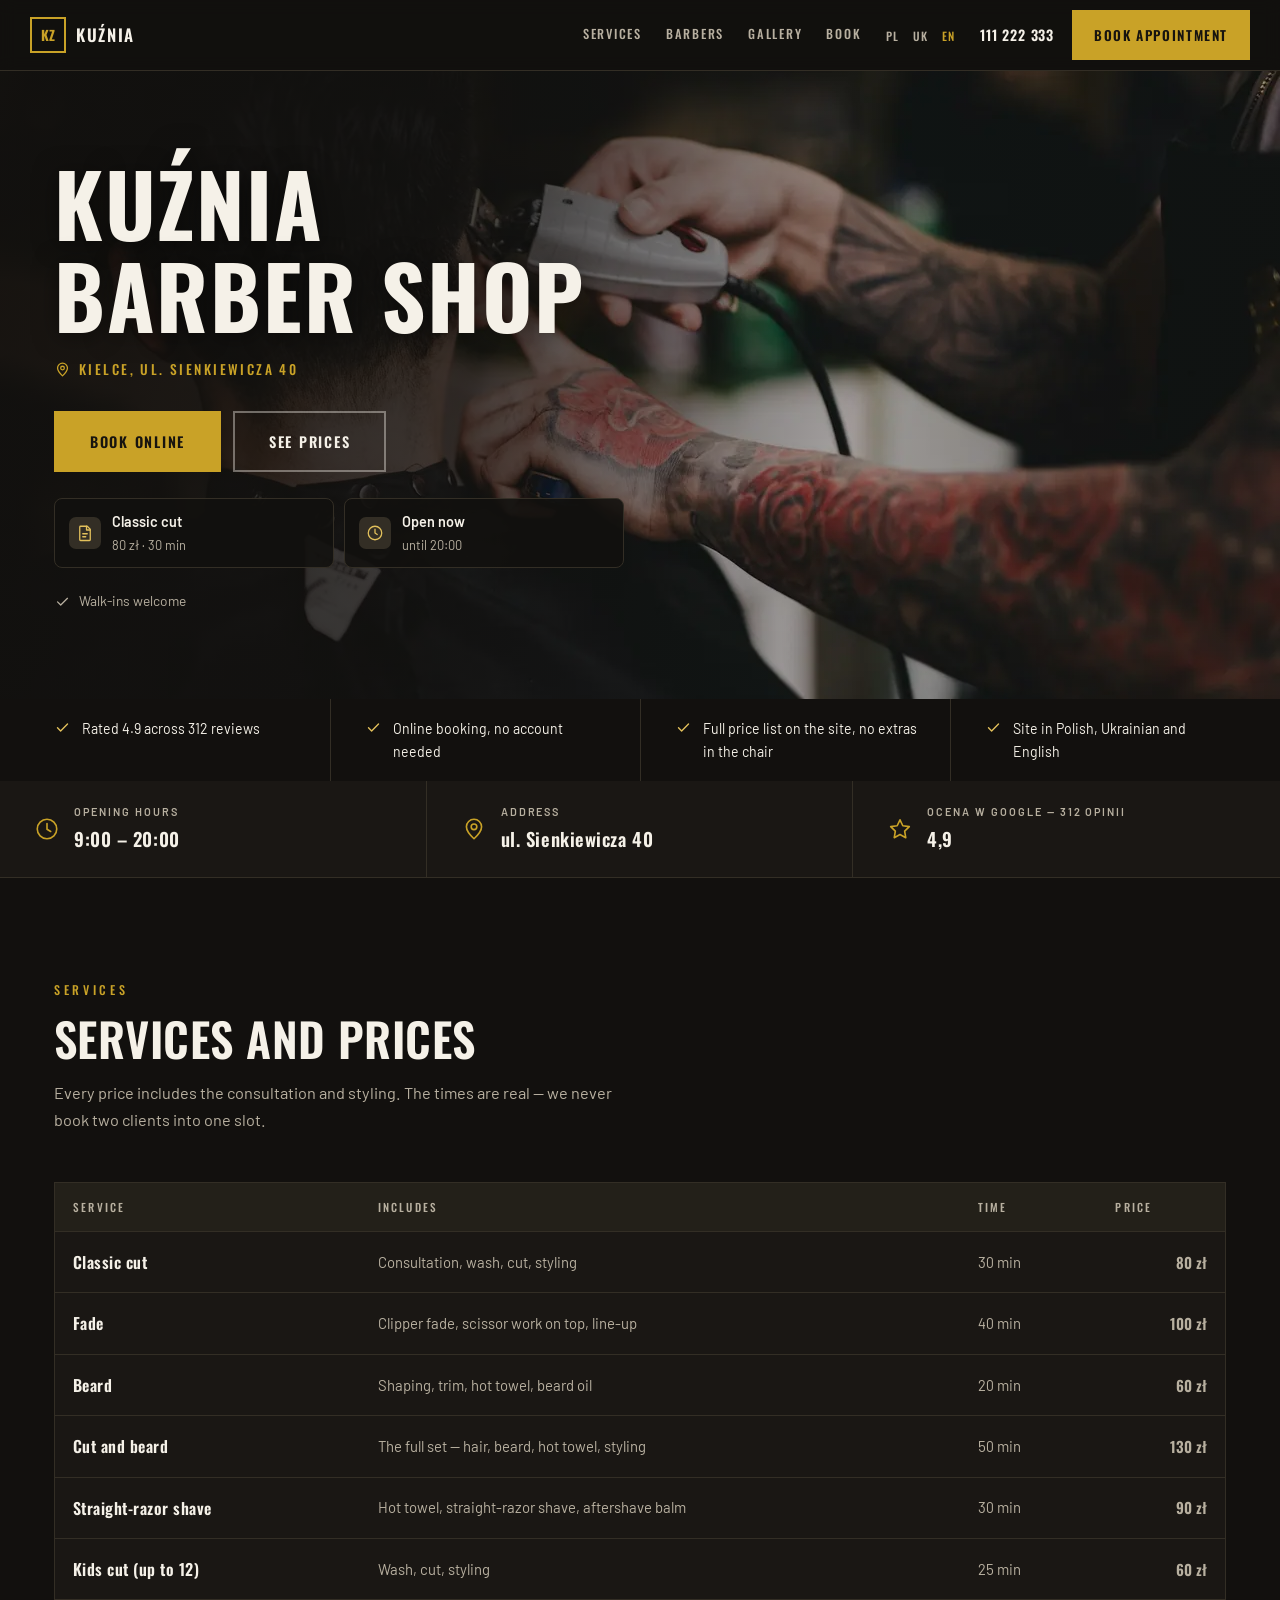
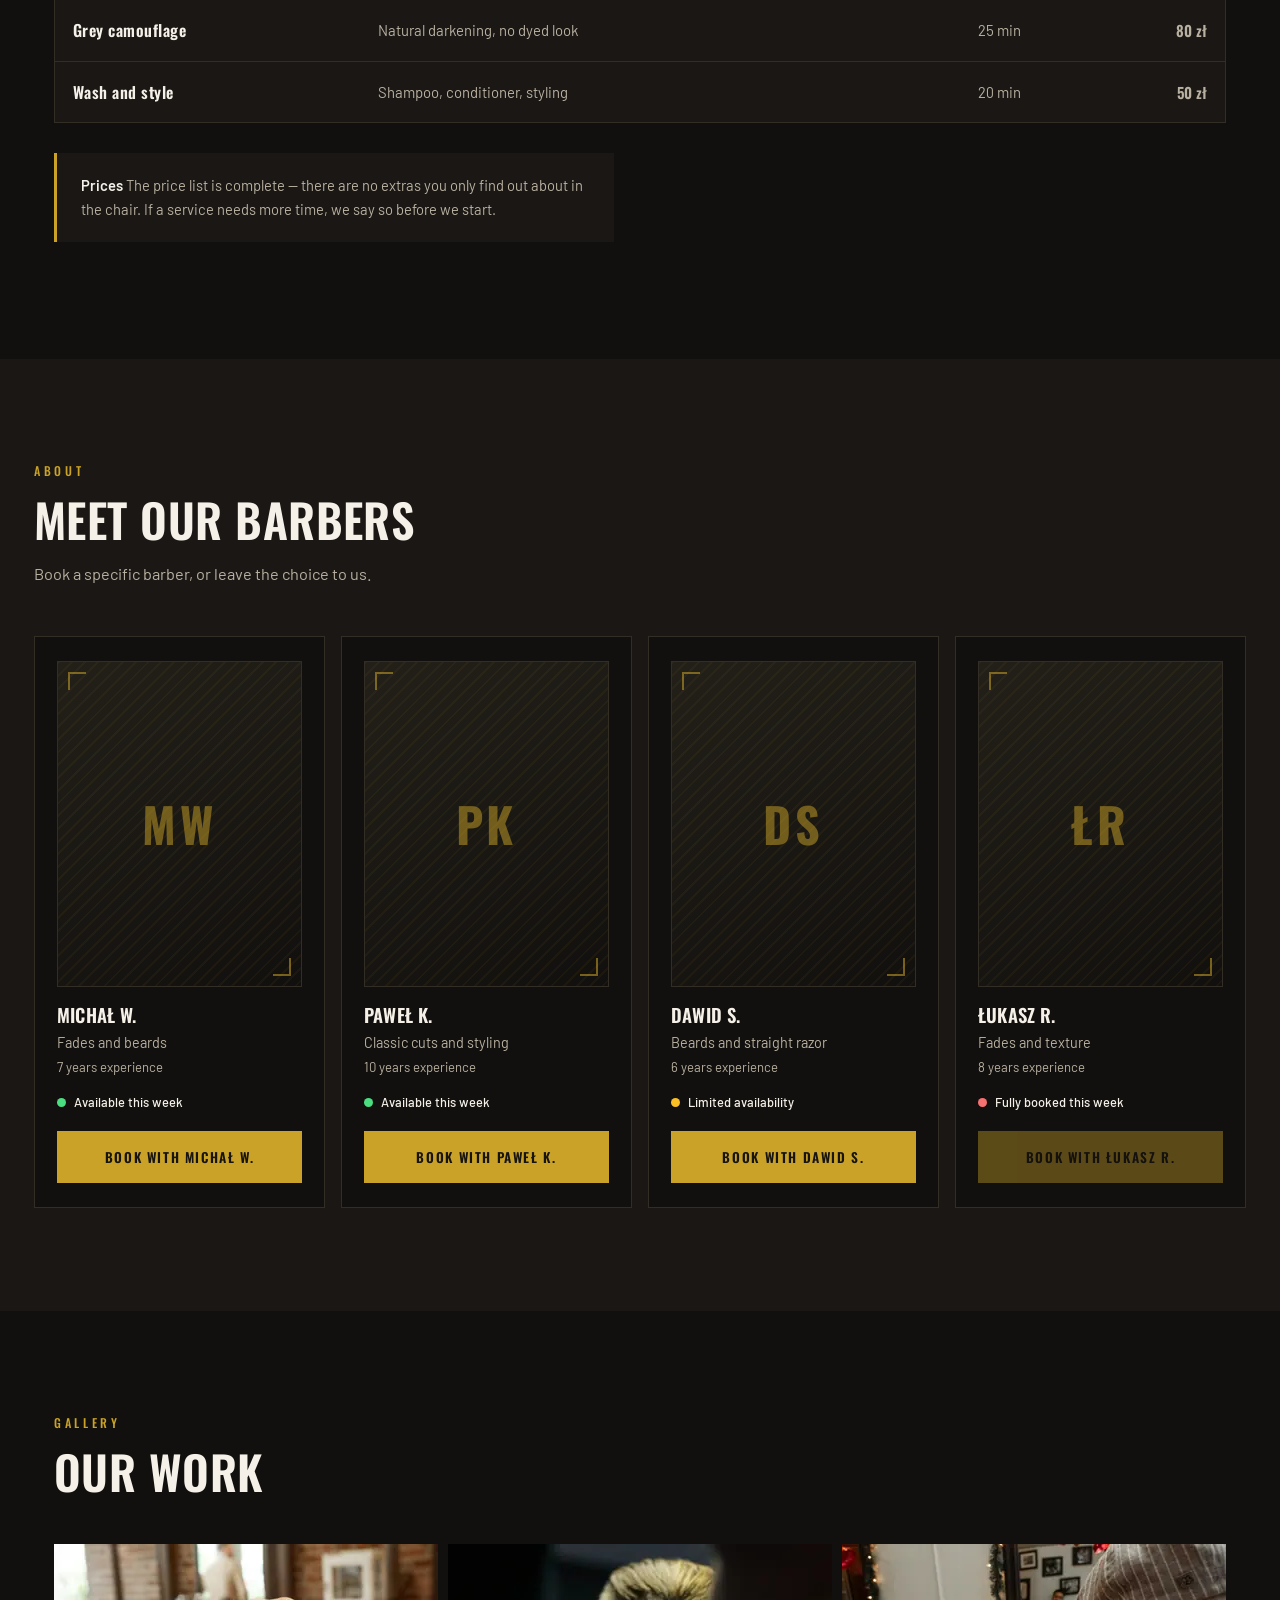
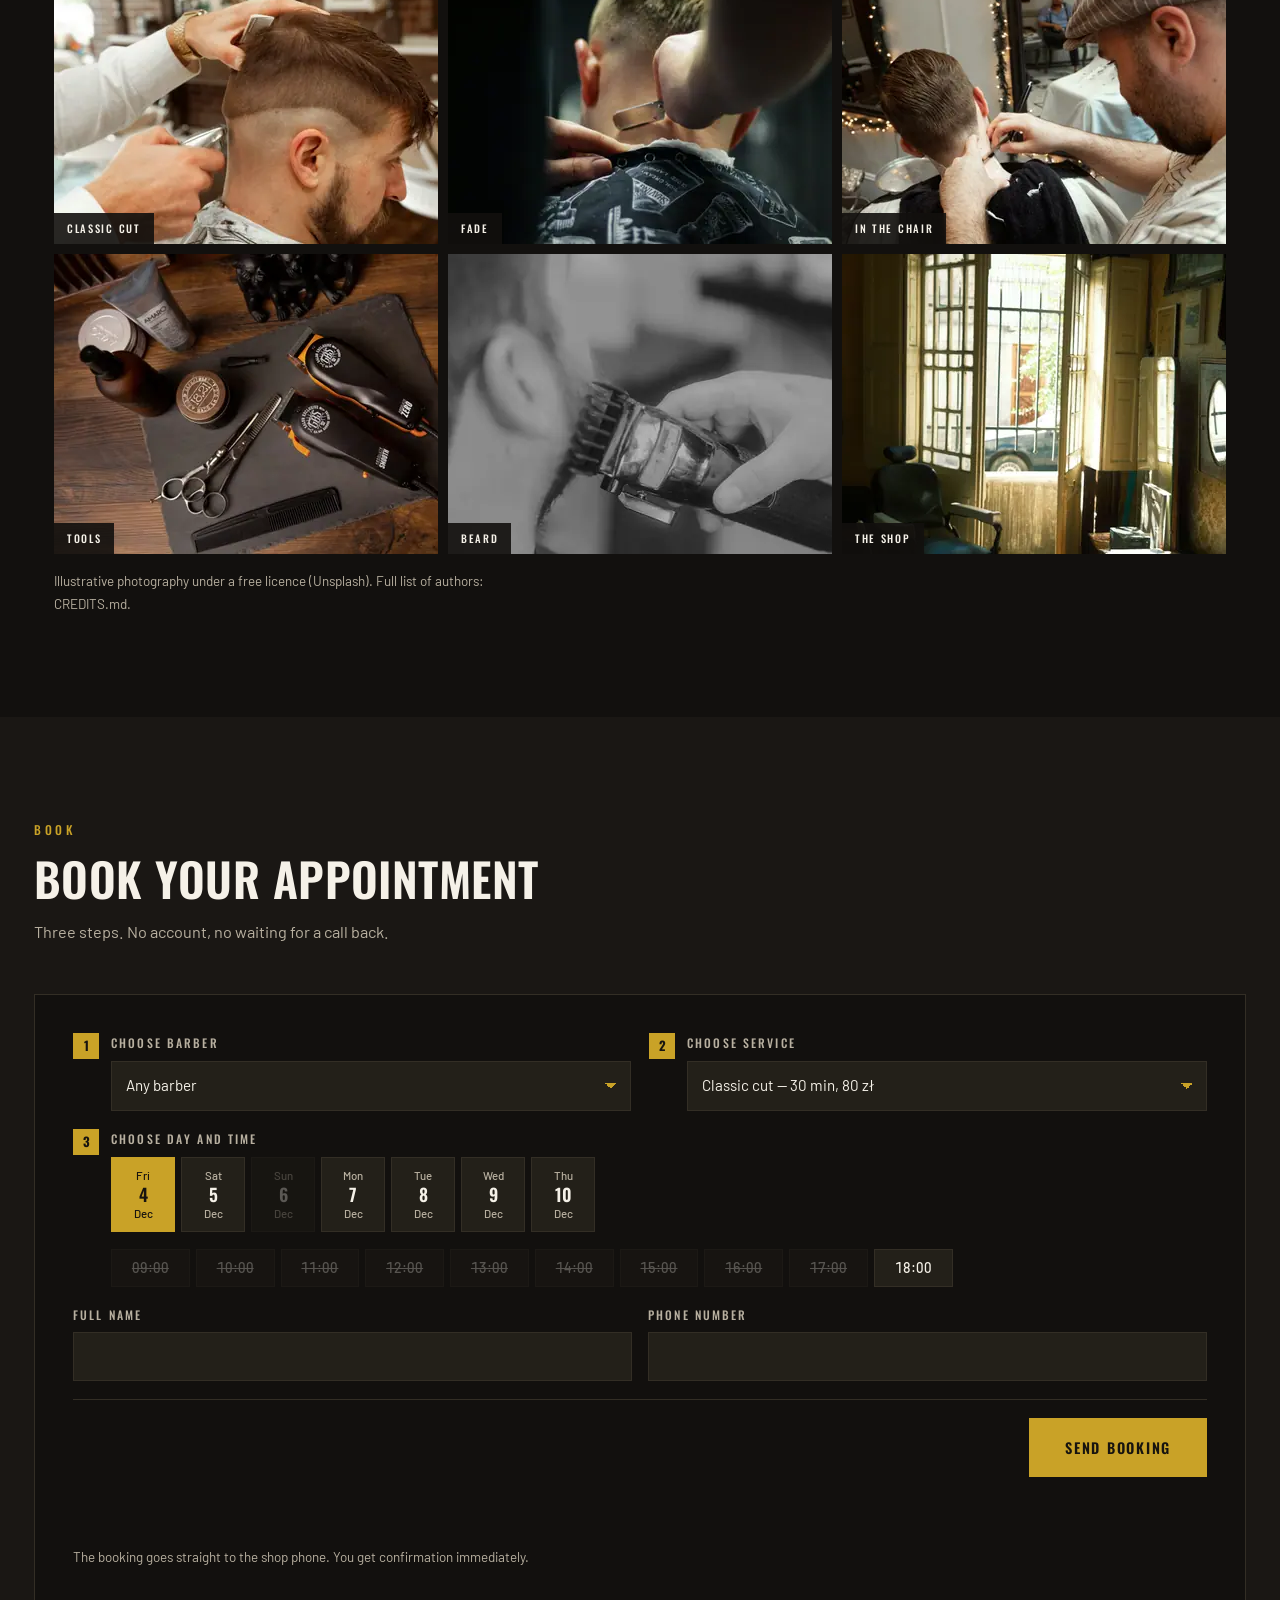
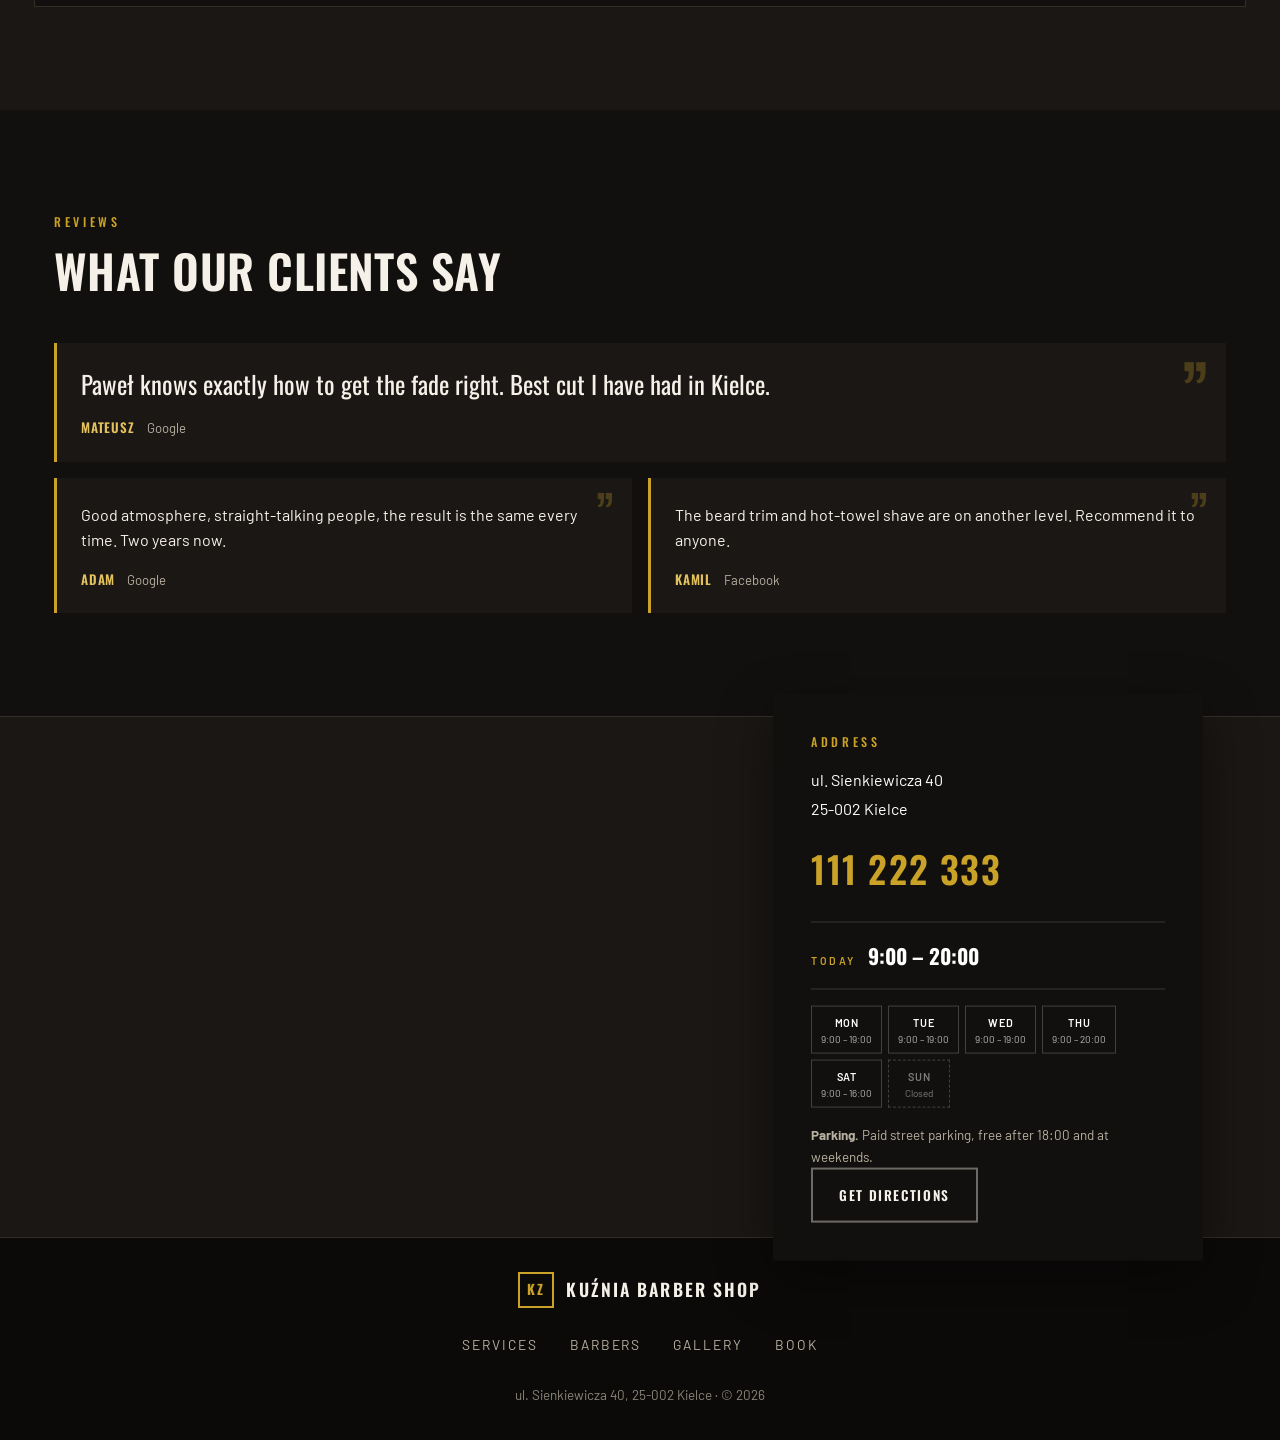
<file: index.html>
<!DOCTYPE html>
<html lang="pl">
<head>
<meta charset="utf-8">
<meta name="viewport" content="width=device-width, initial-scale=1">
<title>KUŹNIA Barber Shop — barber męski, Kielce Sienkiewicza 40</title>
<meta name="description" content="Barber shop w centrum Kielc. Strzyżenie, fade, broda i golenie brzytwą. Rezerwacja online bez zakładania konta. Pełny cennik na stronie.">
<meta name="robots" content="noindex, nofollow">
<link rel="canonical" href="https://otabekmamadaliev.github.io/archetyp-barber/">
<link rel="alternate" hreflang="pl" href="https://otabekmamadaliev.github.io/archetyp-barber/">
<link rel="alternate" hreflang="uk" href="https://otabekmamadaliev.github.io/archetyp-barber/uk/">
<link rel="alternate" hreflang="en" href="https://otabekmamadaliev.github.io/archetyp-barber/en/">
<link rel="alternate" hreflang="x-default" href="https://otabekmamadaliev.github.io/archetyp-barber/">
<meta name="theme-color" content="#12100E">
<meta property="og:type" content="website">
<meta property="og:locale" content="pl_PL">
<meta property="og:site_name" content="KUŹNIA Barber Shop">
<meta property="og:title" content="KUŹNIA Barber Shop — barber męski, Kielce Sienkiewicza 40">
<meta property="og:description" content="Barber shop w centrum Kielc. Strzyżenie, fade, broda i golenie brzytwą. Rezerwacja online bez zakładania konta. Pełny cennik na stronie.">
<meta property="og:url" content="https://otabekmamadaliev.github.io/archetyp-barber/">
<meta property="og:image" content="https://otabekmamadaliev.github.io/archetyp-barber/assets/img/og.jpg">
<meta name="twitter:card" content="summary_large_image">
<link rel="icon" href="data:image/svg+xml,%3Csvg xmlns='http://www.w3.org/2000/svg' viewBox='0 0 32 32'%3E%3Crect width='32' height='32' fill='%2312100E'/%3E%3Ctext x='16' y='22' font-family='Georgia,serif' font-size='14' font-weight='bold' fill='%23C9A227' text-anchor='middle'%3EK%3C/text%3E%3C/svg%3E">
<link rel="preconnect" href="https://fonts.googleapis.com">
<link rel="preconnect" href="https://fonts.gstatic.com" crossorigin>
<link rel="stylesheet" href="https://fonts.googleapis.com/css2?family=Oswald:wght@500;600;700&family=Barlow:wght@400;500;600&display=swap">
<script>
/* Wykrywanie języka — tylko strona polska przekierowuje, więc nie ma pętli. */
(function(){
  try{
    var tu=document.documentElement.lang.slice(0,2), znane={pl:1,uk:1,en:1};
    function idz(l){var p=location.pathname.replace(/index\.html$/,'').replace(/\/(uk|en)\/?$/,'/');
      if(p.slice(-1)!=='/')p+='/';location.replace(l==='pl'?p:p+l+'/');}
    var w=null; try{w=localStorage.getItem('jezyk');}catch(e){}
    if(w&&znane[w]){if(w!==tu)idz(w);return;}
    if(tu!=='pl')return;
    try{if(sessionStorage.getItem('jezyk-auto'))return;sessionStorage.setItem('jezyk-auto','1');}catch(e){}
    var chce='en', lista=navigator.languages||[navigator.language||'en'];
    for(var i=0;i<lista.length;i++){var l=String(lista[i]).slice(0,2).toLowerCase();if(znane[l]){chce=l;break;}}
    if(chce!=='pl')idz(chce);
  }catch(e){}
})();
</script>
<link rel="stylesheet" href="assets/style.css">

<link rel="preload" as="image" href="assets/img/hero-2000.webp"
      imagesrcset="assets/img/hero-640.webp 640w, assets/img/hero-960.webp 960w, assets/img/hero-1280.webp 1280w, assets/img/hero-1600.webp 1600w, assets/img/hero-2000.webp 2000w" imagesizes="100vw" type="image/webp" fetchpriority="high">

</head>
<body>
<a class="skip" href="#tresc">Przejdź do treści</a>

<header class="belka" id="gora">
  <a class="marka" href="#gora"><span class="marka-znak">KZ</span><span class="marka-nazwa">KUŹNIA</span></a>
  <nav class="nawi" aria-label="Menu główne">
    <a href="#uslugi">Usługi</a>
    <a href="#zespol">Barberzy</a>
    <a href="#praca">Galeria</a>
    <a href="#rezerwacja">Rezerwacja</a>
  </nav>
  <div class="jz" role="group" aria-label="Wybór języka"><span class="lang is-on" aria-current="true">PL</span><a class="lang" href="uk/" hreflang="uk" title="Українська">UK</a><a class="lang" href="en/" hreflang="en" title="English">EN</a></div>
  <a class="tel-link" href="tel:+48111222333">111 222 333</a>
  <a class="btn btn--zloty btn--belka" href="#rezerwacja">Umów wizytę</a>
  <button class="ham" type="button" aria-expanded="false" aria-controls="mm" aria-label="Otwórz menu"><span></span><span></span><span></span></button>
</header>
<nav class="mm" id="mm" aria-label="Menu główne">
  <a href="#uslugi">Usługi</a>
  <a href="#zespol">Barberzy</a>
  <a href="#praca">Galeria</a>
  <a href="#rezerwacja">Rezerwacja</a>
  <a href="tel:+48111222333">111 222 333</a>
  <div class="jz jz--mob" role="group" aria-label="Wybór języka"><span class="lang is-on" aria-current="true">PL</span><a class="lang" href="uk/" hreflang="uk" title="Українська">UK</a><a class="lang" href="en/" hreflang="en" title="English">EN</a></div>
</nav>

<main id="tresc">

  <section class="hero">
    <div class="hero-foto" aria-hidden="true"><picture><source type="image/webp" srcset="assets/img/hero-640.webp 640w, assets/img/hero-960.webp 960w, assets/img/hero-1280.webp 1280w, assets/img/hero-1600.webp 1600w, assets/img/hero-2000.webp 2000w" sizes="100vw"><img class="img--hero" src="assets/img/hero-2000.jpg" srcset="assets/img/hero-640.jpg 640w, assets/img/hero-960.jpg 960w, assets/img/hero-1280.jpg 1280w, assets/img/hero-1600.jpg 1600w, assets/img/hero-2000.jpg 2000w" sizes="100vw" width="2000" height="1125" alt="Barber wykańcza maszynką linię włosów na karku klienta siedzącego w fotelu fryzjerskim" decoding="async" loading="eager" fetchpriority="high"></picture><span class="hero-zaslona"></span></div>
    <div class="hero-tresc">
      <h1>KUŹNIA Barber Shop</h1>
      <p class="hero-adres"><svg viewBox="0 0 24 24" aria-hidden="true"><path d="M12 21s7-6.3 7-11a7 7 0 1 0-14 0c0 4.7 7 11 7 11z"/><circle cx="12" cy="10" r="2.6"/></svg>Kielce, ul. Sienkiewicza 40</p>
      <div class="hero-guziki">
        <a class="btn btn--zloty btn--duzy" href="#rezerwacja">Rezerwuj online</a>
        <a class="btn btn--obrys btn--duzy" href="#uslugi">Zobacz cennik</a>
      </div>
      <div class="kartki">
        <a class="kartka" href="#uslugi">
          <span class="kartka-znak" aria-hidden="true"><svg viewBox="0 0 24 24" fill="none" stroke="currentColor" stroke-width="1.7" stroke-linecap="round" stroke-linejoin="round"><path d="M6 3h9l4 4v14a1 1 0 0 1-1 1H6a1 1 0 0 1-1-1V4a1 1 0 0 1 1-1z"/><path d="M14 3v5h5"/><path d="M9 13h6M9 17h4"/></svg></span>
          <span class="kartka-tresc"><b>Strzyżenie klasyczne</b><span>80 zł &middot; 30 min</span></span>
        </a>
        <div class="kartka kartka--stan" id="kartka-stan" hidden>
          <span class="kartka-znak" aria-hidden="true"><svg viewBox="0 0 24 24" fill="none" stroke="currentColor" stroke-width="1.7" stroke-linecap="round" stroke-linejoin="round"><circle cx="12" cy="12" r="9"/><path d="M12 7v5l3 2"/></svg></span>
          <span class="kartka-tresc"><b data-stan-tytul></b><span data-stan-opis></span></span>
        </div>
      </div>
      <p class="hero-walk"><svg viewBox="0 0 24 24" aria-hidden="true"><path d="m5 12.5 4.5 4.5L19 7.5"/></svg>Bez zapisów też przyjmujemy</p>
    </div>
  </section>

  <!-- Cztery rzeczy, ktore klient chce uslyszec, ZANIM zacznie czytac oferte.
       Tresc to about.points z konfiguracji — juz przetlumaczone, wiec nie ma
       drugiego miejsca, ktore trzeba pamietac przy podmianie na prawdziwa firme. -->
  <section class="zaufanie" aria-label="O nas">

    <div class="zaufanie-poz">
      <span class="zaufanie-znak" aria-hidden="true"><svg viewBox="0 0 24 24" fill="none" stroke="currentColor" stroke-width="2.2" stroke-linecap="round" stroke-linejoin="round"><path d="M4 12.5l5 5L20 6.5"/></svg></span>
      <span class="zaufanie-tresc">Ocena 4,9 przy 312 opiniach</span>
    </div>

    <div class="zaufanie-poz">
      <span class="zaufanie-znak" aria-hidden="true"><svg viewBox="0 0 24 24" fill="none" stroke="currentColor" stroke-width="2.2" stroke-linecap="round" stroke-linejoin="round"><path d="M4 12.5l5 5L20 6.5"/></svg></span>
      <span class="zaufanie-tresc">Rezerwacja online, bez zakładania konta</span>
    </div>

    <div class="zaufanie-poz">
      <span class="zaufanie-znak" aria-hidden="true"><svg viewBox="0 0 24 24" fill="none" stroke="currentColor" stroke-width="2.2" stroke-linecap="round" stroke-linejoin="round"><path d="M4 12.5l5 5L20 6.5"/></svg></span>
      <span class="zaufanie-tresc">Pełny cennik na stronie, bez dopłat przy fotelu</span>
    </div>

    <div class="zaufanie-poz">
      <span class="zaufanie-znak" aria-hidden="true"><svg viewBox="0 0 24 24" fill="none" stroke="currentColor" stroke-width="2.2" stroke-linecap="round" stroke-linejoin="round"><path d="M4 12.5l5 5L20 6.5"/></svg></span>
      <span class="zaufanie-tresc">Strona po polsku, ukraińsku i angielsku</span>
    </div>

  </section>

  <!-- Trzy rzeczy, ktorych szuka sie najczesciej: czy otwarte, gdzie to jest,
       czy warto. Zaraz pod zdjeciem, bez przewijania. -->
  <section class="fakty" aria-label="Kontakt">
    <div class="fakt">
      <svg viewBox="0 0 24 24" aria-hidden="true"><circle cx="12" cy="12" r="9"/><path d="M12 7v5.3l3.4 2"/></svg>
      <div><span class="fakt-etyk">Godziny otwarcia</span><b id="dzis-godziny">9:00 – 19:00</b></div>
    </div>
    <div class="fakt">
      <svg viewBox="0 0 24 24" aria-hidden="true"><path d="M12 21s7-6.3 7-11a7 7 0 1 0-14 0c0 4.7 7 11 7 11z"/><circle cx="12" cy="10" r="2.6"/></svg>
      <div><span class="fakt-etyk">Adres</span><b>ul. Sienkiewicza 40</b></div>
    </div>
    <div class="fakt">
      <svg viewBox="0 0 24 24" aria-hidden="true"><path d="m12 3.5 2.6 5.5 6 .8-4.3 4.2 1 6-5.3-2.9-5.3 2.9 1-6L3.4 9.8l6-.8z"/></svg>
      <div><span class="fakt-etyk">ocena w Google — 312 opinii</span><b>4,9</b></div>
    </div>
  </section>

  <section class="uslugi" id="uslugi">
    <p class="nadtytul">Oferta</p>
    <h2>Usługi i cennik</h2>
    <p class="wstep">Każda cena zawiera konsultację i stylizację. Czas podany jest realny — nie planujemy dwóch klientów na jedno miejsce.</p>
    <div class="tabela-otoczka">
      <table class="cennik">
        <caption class="sr">Usługi i cennik</caption>
        <thead><tr>
          <th scope="col">Usługa</th>
          <th scope="col" class="kol-zakres">Zakres</th>
          <th scope="col" class="kol-czas">Czas</th>
          <th scope="col" class="kol-cena">Cena</th>
        </tr></thead>
        <tbody>

          <tr>
            <th scope="row">Strzyżenie klasyczne</th>
            <td class="kol-zakres">Konsultacja, mycie, strzyżenie, stylizacja</td>
            <td class="kol-czas">30 min</td>
            <td class="kol-cena">80 zł</td>
          </tr>

          <tr>
            <th scope="row">Fade <span class="znacznik">Najczęściej wybierane</span></th>
            <td class="kol-zakres">Cieniowanie maszynką, praca nożyczkami na górze, wykończenie linii</td>
            <td class="kol-czas">40 min</td>
            <td class="kol-cena">100 zł</td>
          </tr>

          <tr>
            <th scope="row">Broda</th>
            <td class="kol-zakres">Modelowanie, przycięcie, gorący ręcznik, olejek</td>
            <td class="kol-czas">20 min</td>
            <td class="kol-cena">60 zł</td>
          </tr>

          <tr>
            <th scope="row">Strzyżenie i broda</th>
            <td class="kol-zakres">Pełny zestaw — włosy, broda, gorący ręcznik, stylizacja</td>
            <td class="kol-czas">50 min</td>
            <td class="kol-cena">130 zł</td>
          </tr>

          <tr>
            <th scope="row">Golenie brzytwą</th>
            <td class="kol-zakres">Gorący ręcznik, golenie brzytwą, balsam po goleniu</td>
            <td class="kol-czas">30 min</td>
            <td class="kol-cena">90 zł</td>
          </tr>

          <tr>
            <th scope="row">Strzyżenie dziecięce (do 12 lat)</th>
            <td class="kol-zakres">Mycie, strzyżenie, stylizacja</td>
            <td class="kol-czas">25 min</td>
            <td class="kol-cena">60 zł</td>
          </tr>

          <tr>
            <th scope="row">Kamuflaż siwizny</th>
            <td class="kol-zakres">Naturalne przyciemnienie, bez efektu farbowania</td>
            <td class="kol-czas">25 min</td>
            <td class="kol-cena">80 zł</td>
          </tr>

          <tr>
            <th scope="row">Mycie i stylizacja</th>
            <td class="kol-zakres">Szampon, odżywka, modelowanie</td>
            <td class="kol-czas">20 min</td>
            <td class="kol-cena">50 zł</td>
          </tr>

        </tbody>
      </table>
    </div>
    <p class="przypis"><b>Ceny</b> Cennik jest pełny — nie ma dopłat, o których dowiesz się przy fotelu. Jeśli usługa wymaga więcej czasu, mówimy o tym przed rozpoczęciem.</p>
  </section>

  <section class="zespol" id="zespol">
    <p class="nadtytul">O nas</p>
    <h2>Nasi barberzy</h2>
    <p class="wstep">Możesz umówić się do konkretnej osoby albo zostawić wybór nam.</p>
    <div class="zespol-siatka">

      <article class="osoba" data-stan="free">
        <div class="osoba-foto" aria-hidden="true"><span>MW</span></div>
        <h3>Michał W.</h3>
        <p class="osoba-spec">Fade i brody</p>
        <p class="osoba-staz">7 lat doświadczenia</p>
        <p class="osoba-stan"><i></i><span class="stan-tekst">Wolne terminy</span></p>
        <button class="btn btn--zloty btn--pelny" type="button" data-umow="michal">Wybieram: Michał W.</button>
      </article>

      <article class="osoba" data-stan="free">
        <div class="osoba-foto" aria-hidden="true"><span>PK</span></div>
        <h3>Paweł K.</h3>
        <p class="osoba-spec">Klasyka i stylizacja</p>
        <p class="osoba-staz">10 lat doświadczenia</p>
        <p class="osoba-stan"><i></i><span class="stan-tekst">Wolne terminy</span></p>
        <button class="btn btn--zloty btn--pelny" type="button" data-umow="pawel">Wybieram: Paweł K.</button>
      </article>

      <article class="osoba" data-stan="limited">
        <div class="osoba-foto" aria-hidden="true"><span>DS</span></div>
        <h3>Dawid S.</h3>
        <p class="osoba-spec">Brody i brzytwa</p>
        <p class="osoba-staz">6 lat doświadczenia</p>
        <p class="osoba-stan"><i></i><span class="stan-tekst">Ostatnie miejsca</span></p>
        <button class="btn btn--zloty btn--pelny" type="button" data-umow="dawid">Wybieram: Dawid S.</button>
      </article>

      <article class="osoba" data-stan="full">
        <div class="osoba-foto" aria-hidden="true"><span>ŁR</span></div>
        <h3>Łukasz R.</h3>
        <p class="osoba-spec">Fade i tekstura</p>
        <p class="osoba-staz">8 lat doświadczenia</p>
        <p class="osoba-stan"><i></i><span class="stan-tekst">Brak miejsc w tym tygodniu</span></p>
        <button class="btn btn--zloty btn--pelny" type="button" data-umow="lukasz">Wybieram: Łukasz R.</button>
      </article>

    </div>
  </section>


  <section class="praca" id="praca">
    <p class="nadtytul">Galeria</p>
    <h2>Nasze realizacje</h2>
    <div class="praca-siatka">
      <figure><picture><source type="image/webp" srcset="assets/img/praca-1-400.webp 400w, assets/img/praca-1-600.webp 600w, assets/img/praca-1-800.webp 800w" sizes="(min-width: 1160px) 350px, (min-width: 980px) 31vw, (min-width: 640px) calc(50vw - 28px), calc(100vw - 40px)"><img class="img--praca-1" src="assets/img/praca-1-800.jpg" srcset="assets/img/praca-1-400.jpg 400w, assets/img/praca-1-600.jpg 600w, assets/img/praca-1-800.jpg 800w" sizes="(min-width: 1160px) 350px, (min-width: 980px) 31vw, (min-width: 640px) calc(50vw - 28px), calc(100vw - 40px)" width="800" height="600" alt="Barber w bialej koszuli strzyze wlosy klienta" decoding="async" loading="lazy"></picture><figcaption>Klasyczne strzyżenie</figcaption></figure><figure><picture><source type="image/webp" srcset="assets/img/praca-2-400.webp 400w, assets/img/praca-2-600.webp 600w, assets/img/praca-2-800.webp 800w" sizes="(min-width: 1160px) 350px, (min-width: 980px) 31vw, (min-width: 640px) calc(50vw - 28px), calc(100vw - 40px)"><img class="img--praca-2" src="assets/img/praca-2-800.jpg" srcset="assets/img/praca-2-400.jpg 400w, assets/img/praca-2-600.jpg 600w, assets/img/praca-2-800.jpg 800w" sizes="(min-width: 1160px) 350px, (min-width: 980px) 31vw, (min-width: 640px) calc(50vw - 28px), calc(100vw - 40px)" width="800" height="600" alt="Zblizenie trymera przycinajacego wlosy nad uchem" decoding="async" loading="lazy"></picture><figcaption>Fade</figcaption></figure><figure><picture><source type="image/webp" srcset="assets/img/praca-3-400.webp 400w, assets/img/praca-3-600.webp 600w, assets/img/praca-3-800.webp 800w" sizes="(min-width: 1160px) 350px, (min-width: 980px) 31vw, (min-width: 640px) calc(50vw - 28px), calc(100vw - 40px)"><img class="img--praca-3" src="assets/img/praca-3-800.jpg" srcset="assets/img/praca-3-400.jpg 400w, assets/img/praca-3-600.jpg 600w, assets/img/praca-3-800.jpg 800w" sizes="(min-width: 1160px) 350px, (min-width: 980px) 31vw, (min-width: 640px) calc(50vw - 28px), calc(100vw - 40px)" width="800" height="600" alt="Mezczyzna podczas strzyzenia w fotelu barberskim" decoding="async" loading="lazy"></picture><figcaption>W fotelu</figcaption></figure><figure><picture><source type="image/webp" srcset="assets/img/praca-4-400.webp 400w, assets/img/praca-4-600.webp 600w, assets/img/praca-4-800.webp 800w" sizes="(min-width: 1160px) 350px, (min-width: 980px) 31vw, (min-width: 640px) calc(50vw - 28px), calc(100vw - 40px)"><img class="img--praca-4" src="assets/img/praca-4-800.jpg" srcset="assets/img/praca-4-400.jpg 400w, assets/img/praca-4-600.jpg 600w, assets/img/praca-4-800.jpg 800w" sizes="(min-width: 1160px) 350px, (min-width: 980px) 31vw, (min-width: 640px) calc(50vw - 28px), calc(100vw - 40px)" width="800" height="600" alt="Maszynki do strzyżenia, nożyczki, grzebień i kosmetyki barberskie ułożone na kamiennej płycie" decoding="async" loading="lazy"></picture><figcaption>Narzędzia</figcaption></figure><figure><picture><source type="image/webp" srcset="assets/img/praca-5-400.webp 400w, assets/img/praca-5-600.webp 600w, assets/img/praca-5-800.webp 800w" sizes="(min-width: 1160px) 350px, (min-width: 980px) 31vw, (min-width: 640px) calc(50vw - 28px), calc(100vw - 40px)"><img class="img--praca-5" src="assets/img/praca-5-800.jpg" srcset="assets/img/praca-5-400.jpg 400w, assets/img/praca-5-600.jpg 600w, assets/img/praca-5-800.jpg 800w" sizes="(min-width: 1160px) 350px, (min-width: 980px) 31vw, (min-width: 640px) calc(50vw - 28px), calc(100vw - 40px)" width="800" height="600" alt="Zbliżenie trymera przycinającego brodę wzdłuż linii żuchwy" decoding="async" loading="lazy"></picture><figcaption>Broda</figcaption></figure><figure><picture><source type="image/webp" srcset="assets/img/praca-6-400.webp 400w, assets/img/praca-6-600.webp 600w, assets/img/praca-6-800.webp 800w" sizes="(min-width: 1160px) 350px, (min-width: 980px) 31vw, (min-width: 640px) calc(50vw - 28px), calc(100vw - 40px)"><img class="img--praca-6" src="assets/img/praca-6-800.jpg" srcset="assets/img/praca-6-400.jpg 400w, assets/img/praca-6-600.jpg 600w, assets/img/praca-6-800.jpg 800w" sizes="(min-width: 1160px) 350px, (min-width: 980px) 31vw, (min-width: 640px) calc(50vw - 28px), calc(100vw - 40px)" width="800" height="600" alt="Klasyczny fotel barberski w rozświetlonym słońcem wnętrzu salonu" decoding="async" loading="lazy"></picture><figcaption>Salon</figcaption></figure>
    </div>
    <p class="drobne">Zdjęcia ilustracyjne na wolnej licencji (Unsplash). Pełna lista autorów: CREDITS.md.</p>
  </section>


  <!-- Rezerwacja: trzy kroki w jednym widoku. Zadnego konta, zadnego kroku
       "poczekaj, oddzwonimy" — wiadomosc idzie prosto na telefon zakladu. -->
  <section class="rezerwacja" id="rezerwacja">
    <p class="nadtytul">Rezerwacja</p>
    <h2>Umów wizytę</h2>
    <p class="wstep">Trzy kroki. Bez zakładania konta, bez czekania na oddzwonienie.</p>

    <form class="kreator" id="kreator" novalidate>
      <div class="krok">
        <span class="krok-nr">1</span>
        <label class="krok-etyk" for="pole-barber">Wybierz barbera</label>
        <select class="pole" id="pole-barber" name="barber">
          <option value="">Dowolny barber</option>
          <option value="Michał W." >Michał W. — Fade i brody</option><option value="Paweł K." >Paweł K. — Klasyka i stylizacja</option><option value="Dawid S." >Dawid S. — Brody i brzytwa</option><option value="Łukasz R." disabled>Łukasz R. — Fade i tekstura</option>
        </select>
      </div>

      <div class="krok">
        <span class="krok-nr">2</span>
        <label class="krok-etyk" for="pole-usluga">Wybierz usługę</label>
        <select class="pole" id="pole-usluga" name="usluga" required>
          <option value="Strzyżenie klasyczne" data-czas="30 min" data-cena="80 zł">Strzyżenie klasyczne — 30 min, 80 zł</option><option value="Fade" data-czas="40 min" data-cena="100 zł">Fade — 40 min, 100 zł</option><option value="Broda" data-czas="20 min" data-cena="60 zł">Broda — 20 min, 60 zł</option><option value="Strzyżenie i broda" data-czas="50 min" data-cena="130 zł">Strzyżenie i broda — 50 min, 130 zł</option><option value="Golenie brzytwą" data-czas="30 min" data-cena="90 zł">Golenie brzytwą — 30 min, 90 zł</option><option value="Strzyżenie dziecięce (do 12 lat)" data-czas="25 min" data-cena="60 zł">Strzyżenie dziecięce (do 12 lat) — 25 min, 60 zł</option><option value="Kamuflaż siwizny" data-czas="25 min" data-cena="80 zł">Kamuflaż siwizny — 25 min, 80 zł</option><option value="Mycie i stylizacja" data-czas="20 min" data-cena="50 zł">Mycie i stylizacja — 20 min, 50 zł</option>
        </select>
      </div>

      <div class="krok krok--szeroki">
        <span class="krok-nr">3</span>
        <span class="krok-etyk" id="etyk-termin">Wybierz dzień i godzinę</span>
        <div class="dni" id="dni" role="group" aria-labelledby="etyk-termin"></div>
        <div class="godziny" id="godziny" role="group" aria-label="Wybierz dzień i godzinę"></div>
      </div>

      <div class="krok krok--dane">
        <p class="para">
          <label class="krok-etyk" for="pole-imie">Imię i nazwisko</label>
          <input class="pole" id="pole-imie" name="imie" type="text" autocomplete="name" required>
        </p>
        <p class="para">
          <label class="krok-etyk" for="pole-tel">Numer telefonu</label>
          <input class="pole" id="pole-tel" name="tel" type="tel" inputmode="tel" autocomplete="tel" required>
        </p>
      </div>

      <div class="kreator-stopka">
        <p class="podsumowanie" id="podsumowanie" aria-live="polite"></p>
        <button class="btn btn--zloty btn--duzy" type="submit">Wyślij rezerwację</button>
      </div>
      <p class="komunikat" id="komunikat" role="status" aria-live="polite"></p>
      <p class="drobne">Rezerwacja trafia prosto na telefon salonu. Potwierdzenie dostaniesz od razu.</p>
    </form>
  </section>

  <section class="opinie">
    <p class="nadtytul">Opinie</p>
    <h2>Co mówią klienci</h2>
    <div class="opinie-siatka">

      <figure class="opinia">
        <span class="opinia-cudzyslow" aria-hidden="true">&rdquo;</span>
        <blockquote><p>Paweł wie dokładnie, jak zrobić fade. Najlepsze strzyżenie, jakie miałem w Kielcach.</p></blockquote>
        <figcaption><b>Mateusz</b><span>Google</span></figcaption>
      </figure>

      <figure class="opinia">
        <span class="opinia-cudzyslow" aria-hidden="true">&rdquo;</span>
        <blockquote><p>Dobra atmosfera, konkretni ludzie, efekt zawsze taki sam. Chodzę od dwóch lat.</p></blockquote>
        <figcaption><b>Adam</b><span>Google</span></figcaption>
      </figure>

      <figure class="opinia">
        <span class="opinia-cudzyslow" aria-hidden="true">&rdquo;</span>
        <blockquote><p>Broda i golenie brzytwą na zupełnie innym poziomie. Polecam każdemu.</p></blockquote>
        <figcaption><b>Kamil</b><span>Facebook</span></figcaption>
      </figure>

    </div>
  </section>

  <!-- Mapa idzie na pełną szerokość, a dane wjeżdżają NA NIĄ kartą. Zakład żyje
       z „czy zdążę dzisiaj", więc dzisiejszy dzień ma własne, duże godziny,
       a reszta tygodnia leży pod nimi rzędem chipów. -->
  <section class="gdzie" id="gdzie">
    <div class="mapa">
      <iframe src="https://www.google.com/maps?q=50.871561,20.627823&amp;hl=pl&amp;z=17&amp;output=embed" title="KUŹNIA Barber Shop — Adres" loading="lazy" referrerpolicy="no-referrer-when-downgrade"></iframe>
    </div>

    <div class="karta-na-mapie">
      <p class="nadtytul">Adres</p>
      <p class="adres">ul. Sienkiewicza 40<br>25-002 Kielce</p>
      <a class="tel-duzy" href="tel:+48111222333">111 222 333</a>

      <div class="dzis-blok">
        <span class="dzis-etyk">Dziś</span>
        <b class="dzis-czas" data-godziny-dzis>&nbsp;</b>
      </div>
      <ul class="chipy-tygodnia"><li class="chip-dnia" data-dzien="0"><span class="chip-dzien"><span class="sr">Poniedziałek</span><span aria-hidden="true">Pon</span></span><span class="chip-czas">9:00 – 19:00</span></li><li class="chip-dnia" data-dzien="1"><span class="chip-dzien"><span class="sr">Wtorek</span><span aria-hidden="true">Wto</span></span><span class="chip-czas">9:00 – 19:00</span></li><li class="chip-dnia" data-dzien="2"><span class="chip-dzien"><span class="sr">Środa</span><span aria-hidden="true">Śro</span></span><span class="chip-czas">9:00 – 19:00</span></li><li class="chip-dnia" data-dzien="3"><span class="chip-dzien"><span class="sr">Czwartek</span><span aria-hidden="true">Czw</span></span><span class="chip-czas">9:00 – 20:00</span></li><li class="chip-dnia" data-dzien="4"><span class="chip-dzien"><span class="sr">Piątek</span><span aria-hidden="true">Pią</span></span><span class="chip-czas">9:00 – 20:00</span></li><li class="chip-dnia" data-dzien="5"><span class="chip-dzien"><span class="sr">Sobota</span><span aria-hidden="true">Sob</span></span><span class="chip-czas">9:00 – 16:00</span></li><li class="chip-dnia chip-dnia--zamkniete" data-dzien="6"><span class="chip-dzien"><span class="sr">Niedziela</span><span aria-hidden="true">Nie</span></span><span class="chip-czas">Zamknięte</span></li></ul>

      <p class="drobne"><b>Parking.</b> Parking płatny na ulicy, bezpłatny po 18:00 i w weekendy.</p>
      <a class="btn btn--obrys" href="https://www.google.com/maps/search/?api=1&amp;query=Sienkiewicza+40+Kielce" target="_blank" rel="noopener">Wyznacz trasę</a>
    </div>
  </section>

</main>

<footer class="stopa">
  <div class="stopa-marka"><span class="marka-znak">KZ</span>KUŹNIA Barber Shop</div>
  <nav class="stopa-nawi" aria-label="Menu główne">
    <a href="#uslugi">Usługi</a>
    <a href="#zespol">Barberzy</a>
    <a href="#praca">Galeria</a>
    <a href="#rezerwacja">Rezerwacja</a>
  </nav>
  <p class="stopa-adres">ul. Sienkiewicza 40, 25-002 Kielce &middot; &copy; 2026</p>
</footer>

<script id="i18n" type="application/json">{"sending":"Wysyłanie…","fillAll":"Uzupełnij wszystkie pola formularza.","openingMail":"Otwieramy Twój program pocztowy…","notConnected":"Formularz nie jest jeszcze podłączony. Prosimy o kontakt telefoniczny.","sent":"Dziękujemy! Wiadomość została wysłana — odezwiemy się wkrótce.","failed":"Nie udało się wysłać wiadomości. Prosimy o kontakt telefoniczny.","mailName":"Imię i nazwisko","mailContact":"Kontakt","backToTop":"Wróć na górę","closeGallery":"Zamknij podgląd","prevImage":"Poprzednie zdjęcie","nextImage":"Następne zdjęcie","closeMenu":"Zamknij menu","bookPick":"Wybierz usługę oraz dzień i godzinę.","bookName":"Podaj imię i numer telefonu.","bookOpening":"Otwieramy wiadomość z rezerwacją…","bookNoChannel":"Rezerwacja online nie jest jeszcze podłączona. Prosimy o telefon.","bookDone":"Gotowe. Wyślij wiadomość, która się otworzyła — salon potwierdzi termin.","bookCopy":"Skopiuj treść","bookCopied":"Skopiowano.","slotTaken":"Ten termin jest już zajęty."}</script>
<script id="dane" type="application/json">{"godziny":[[540,1140],[540,1140],[540,1140],[540,1200],[540,1200],[540,960],null],"dniTyg":["Poniedziałek","Wtorek","Środa","Czwartek","Piątek","Sobota","Niedziela"],"stan":{"terazOtwarte":"Otwarte teraz","doGodz":"do {g}","zamkniete":"Zamknięte","otwieramy":"Otwieramy {d} o {g}"},"rez":{"kanal":"whatsapp","godzinaOd":9,"godzinaDo":19,"krokMinut":60,"dniNaprzod":7,"zajete":["12:00","14:00"]},"tel":"+48111222333","firma":"KUŹNIA Barber Shop","uslugi":[{"n":"Strzyżenie klasyczne","c":"30 min","p":"80 zł"},{"n":"Fade","c":"40 min","p":"100 zł"},{"n":"Broda","c":"20 min","p":"60 zł"},{"n":"Strzyżenie i broda","c":"50 min","p":"130 zł"},{"n":"Golenie brzytwą","c":"30 min","p":"90 zł"},{"n":"Strzyżenie dziecięce (do 12 lat)","c":"25 min","p":"60 zł"},{"n":"Kamuflaż siwizny","c":"25 min","p":"80 zł"},{"n":"Mycie i stylizacja","c":"20 min","p":"50 zł"}],"osoby":[{"id":"michal","imie":"Michał W.","stan":"free","tekst":"Wolne terminy"},{"id":"pawel","imie":"Paweł K.","stan":"free","tekst":"Wolne terminy"},{"id":"dawid","imie":"Dawid S.","stan":"limited","tekst":"Ostatnie miejsca"},{"id":"lukasz","imie":"Łukasz R.","stan":"full","tekst":"Brak miejsc w tym tygodniu"}],"slowa":{"taken":"zajęte","summary":"Podsumowanie"}}</script>
<script src="assets/app.js" defer></script>
<script type="application/ld+json">{
  "@context": "https://schema.org",
  "@type": "HairSalon",
  "name": "KUŹNIA Barber Shop",
  "image": "https://otabekmamadaliev.github.io/archetyp-barber/assets/img/og.jpg",
  "url": "https://otabekmamadaliev.github.io/archetyp-barber/",
  "telephone": "+48111222333",
  "priceRange": "50–130 zł",
  "address": {
    "@type": "PostalAddress",
    "streetAddress": "ul. Sienkiewicza 40",
    "addressLocality": "Kielce",
    "postalCode": "25-002",
    "addressRegion": "świętokrzyskie",
    "addressCountry": "PL"
  },
  "geo": {
    "@type": "GeoCoordinates",
    "latitude": 50.871561,
    "longitude": 20.627823
  },
  "openingHoursSpecification": [
    {
      "@type": "OpeningHoursSpecification",
      "dayOfWeek": "Monday",
      "opens": "09:00",
      "closes": "19:00"
    },
    {
      "@type": "OpeningHoursSpecification",
      "dayOfWeek": "Tuesday",
      "opens": "09:00",
      "closes": "19:00"
    },
    {
      "@type": "OpeningHoursSpecification",
      "dayOfWeek": "Wednesday",
      "opens": "09:00",
      "closes": "19:00"
    },
    {
      "@type": "OpeningHoursSpecification",
      "dayOfWeek": "Thursday",
      "opens": "09:00",
      "closes": "20:00"
    },
    {
      "@type": "OpeningHoursSpecification",
      "dayOfWeek": "Friday",
      "opens": "09:00",
      "closes": "20:00"
    },
    {
      "@type": "OpeningHoursSpecification",
      "dayOfWeek": "Saturday",
      "opens": "09:00",
      "closes": "16:00"
    }
  ],
  "hasMap": "https://www.google.com/maps/search/?api=1&query=Sienkiewicza+40+Kielce",
  "areaServed": {
    "@type": "City",
    "name": "Kielce"
  },
  "sameAs": []
}</script>
</body>
</html>
</file>
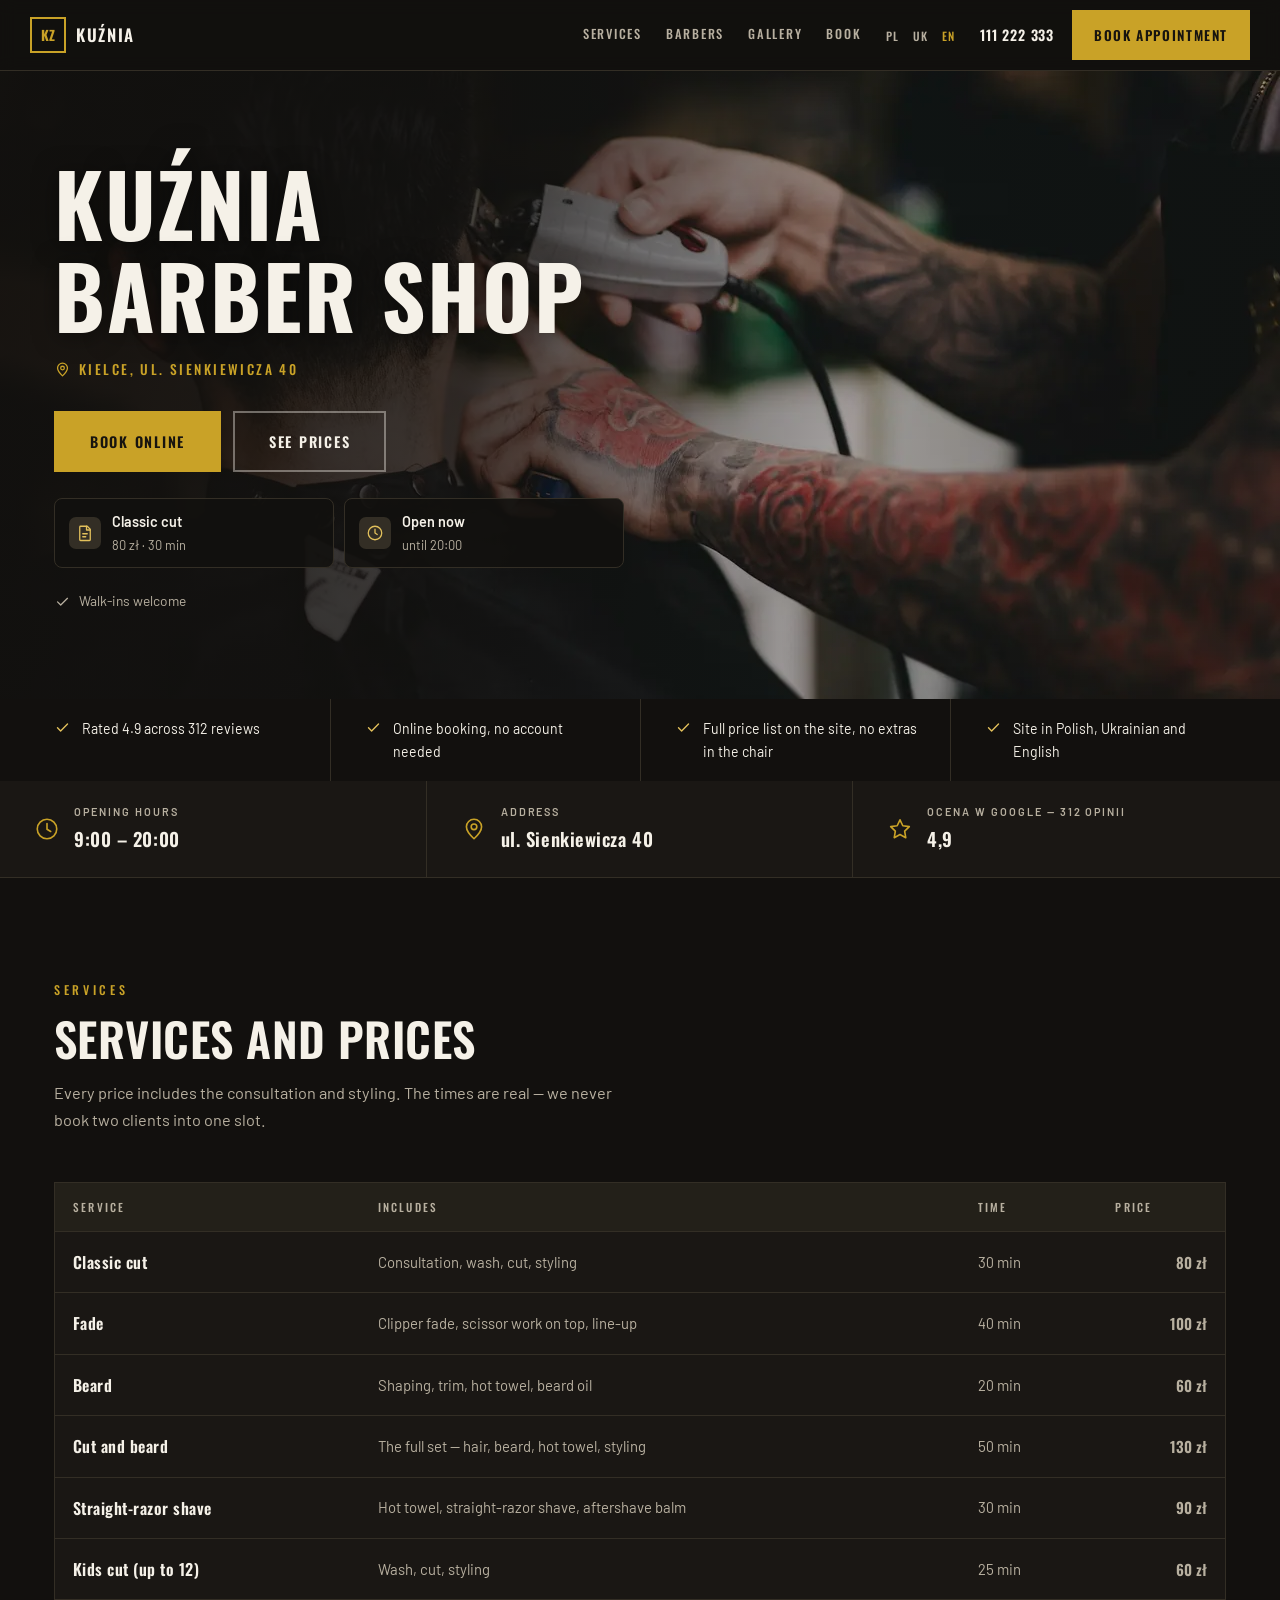
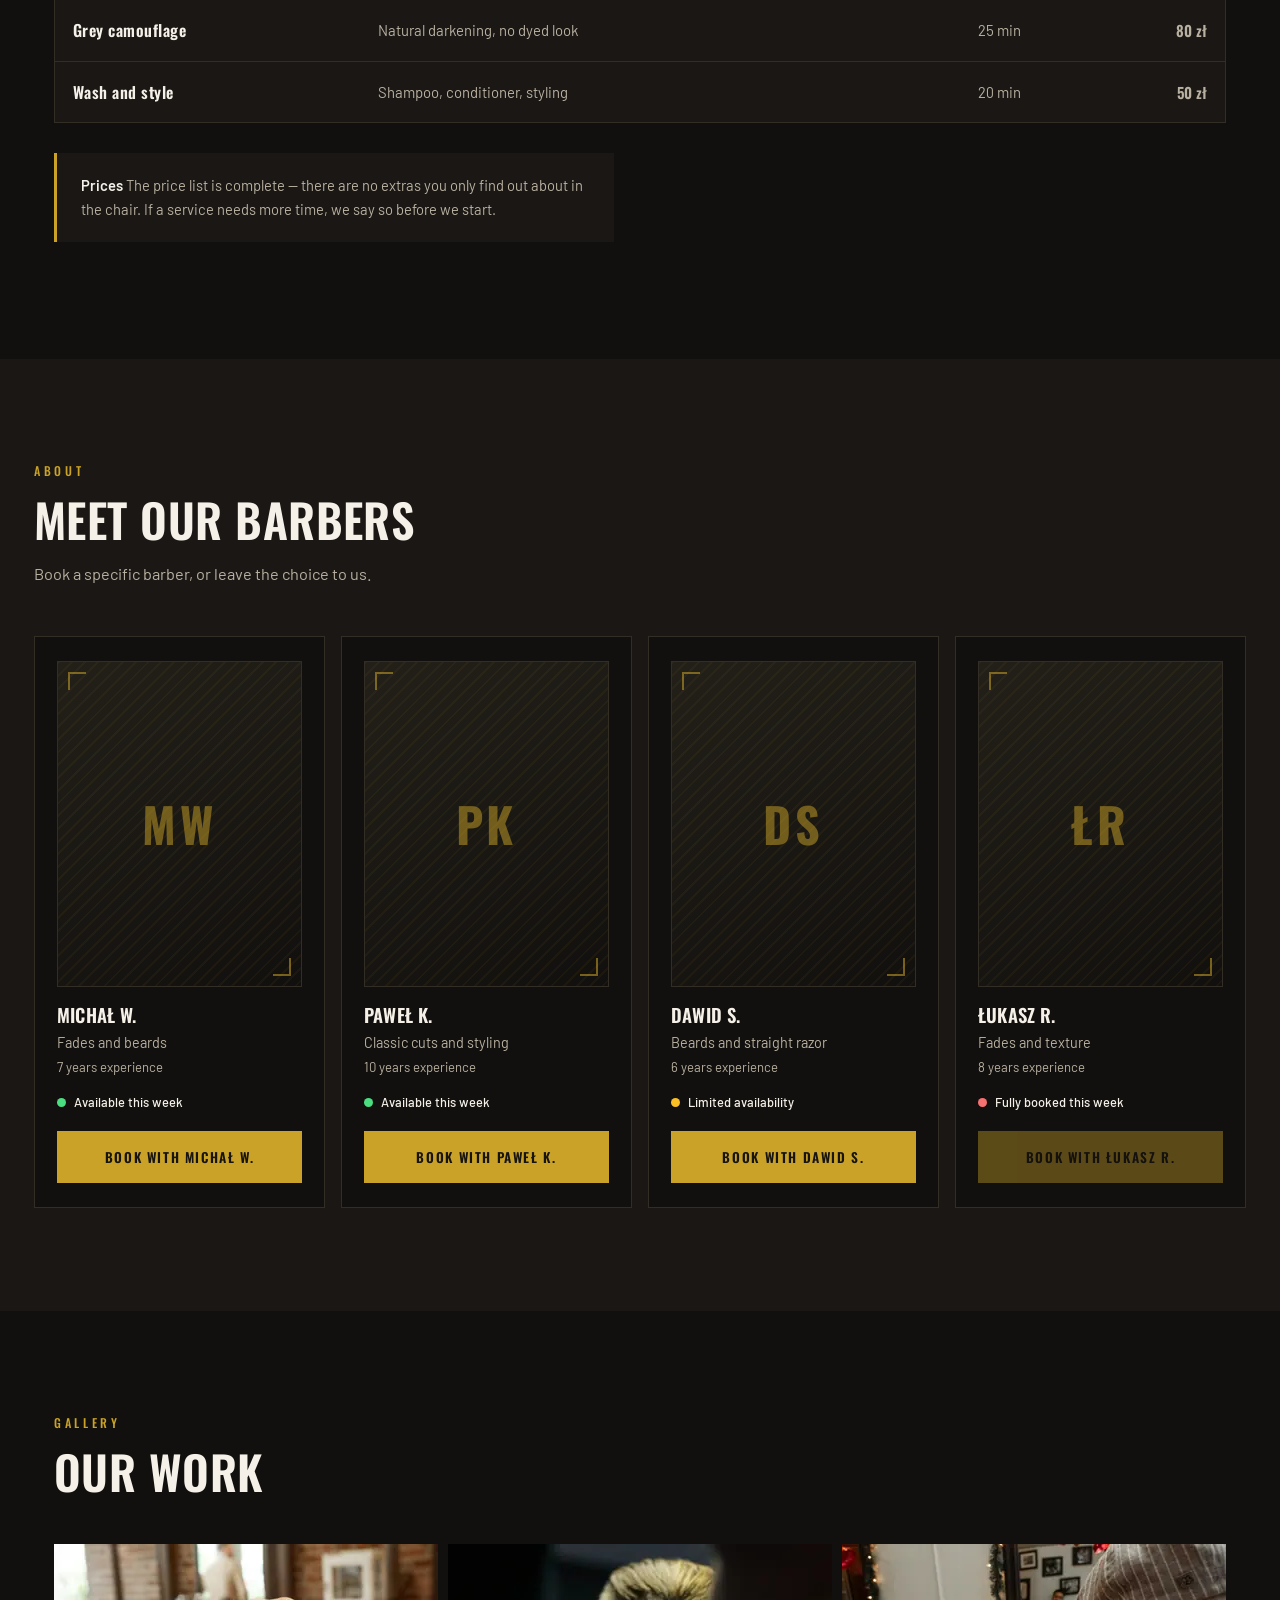
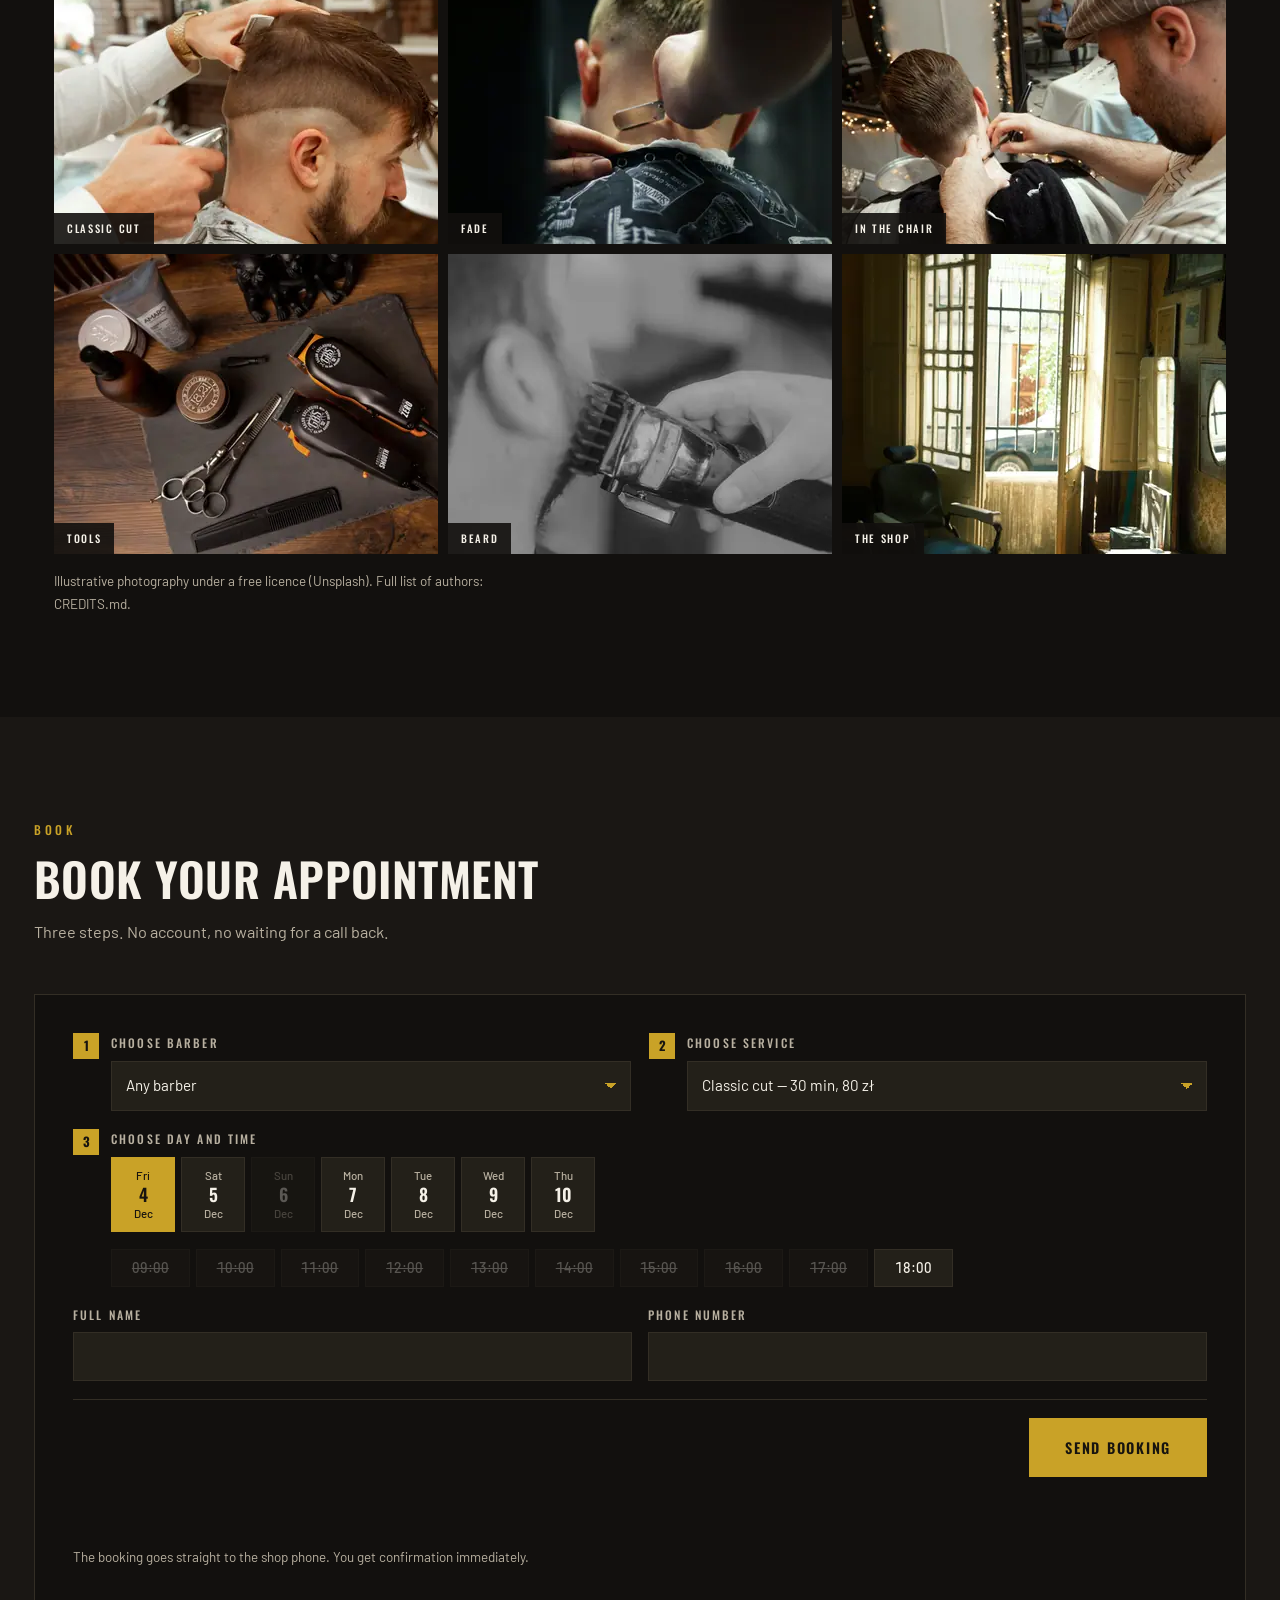
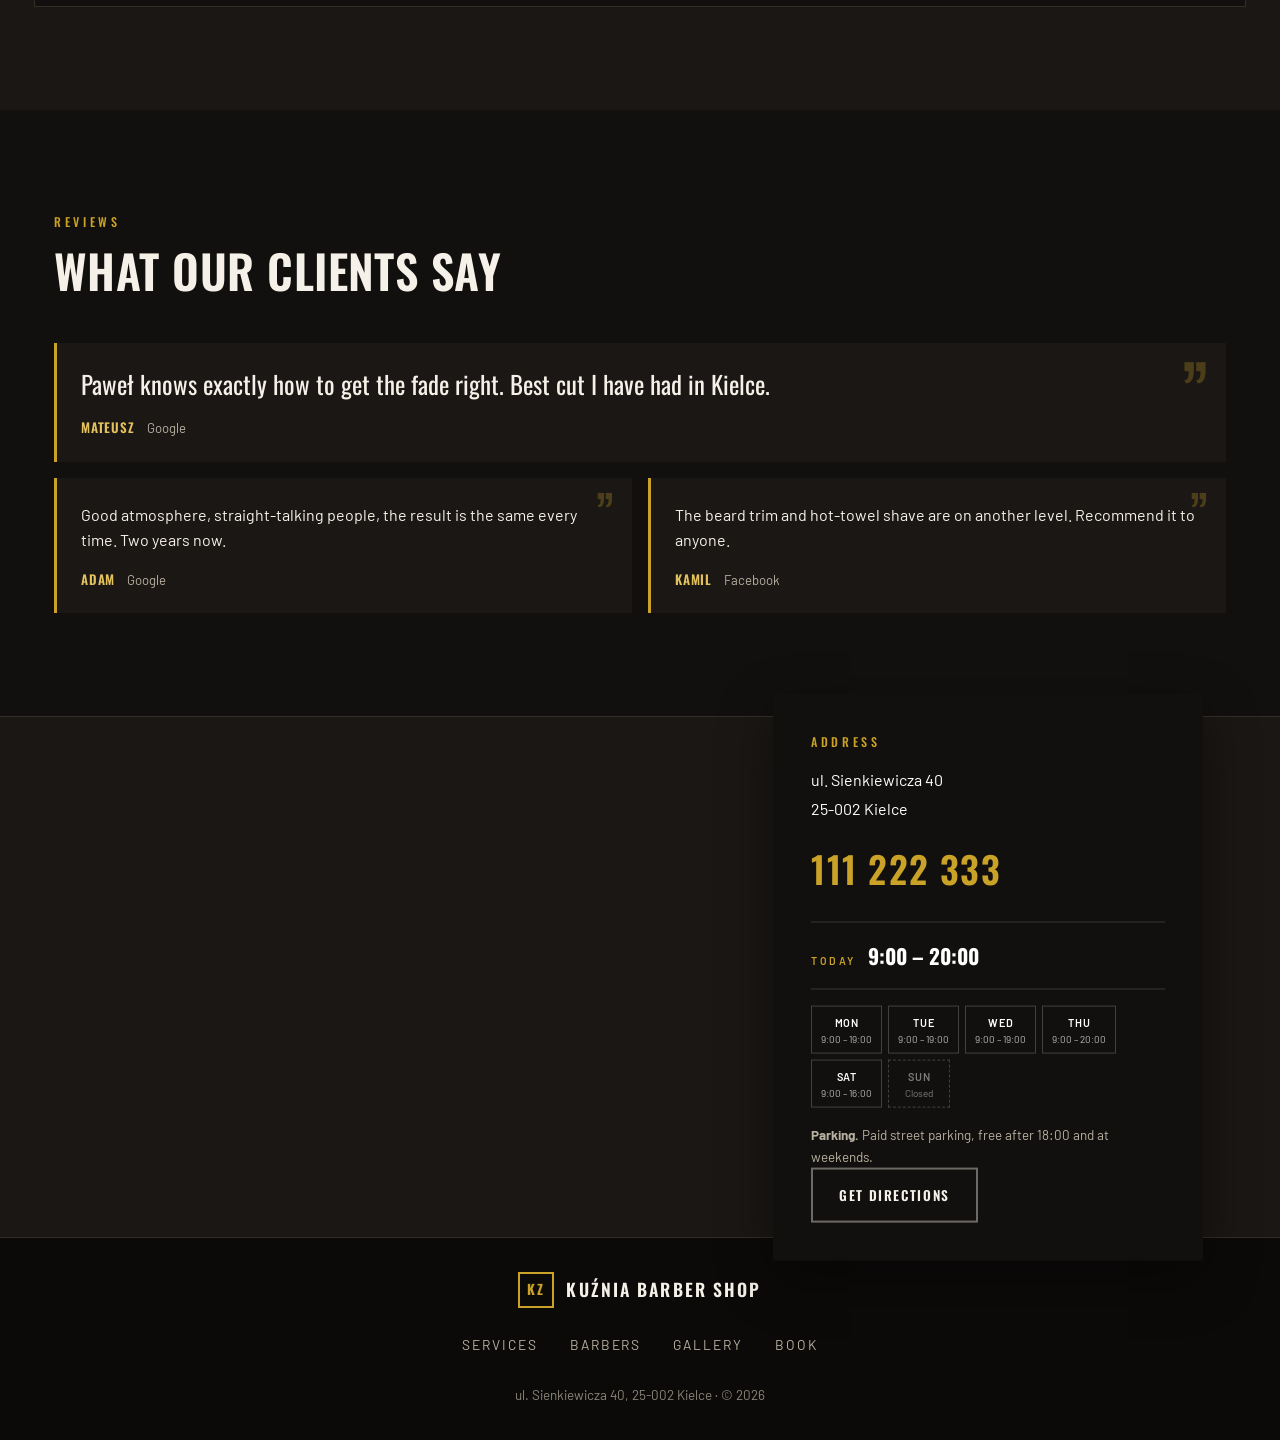
<file: en/index.html>
<!DOCTYPE html>
<html lang="en">
<head>
<meta charset="utf-8">
<meta name="viewport" content="width=device-width, initial-scale=1">
<title>KUŹNIA Barber Shop — barber, Kielce Sienkiewicza 40</title>
<meta name="description" content="Barber shop in central Kielce. Haircuts, fades, beards and straight-razor shaves. Online booking with no account. Full price list on the site.">
<meta name="robots" content="noindex, nofollow">
<link rel="canonical" href="https://otabekmamadaliev.github.io/archetyp-barber/en/">
<link rel="alternate" hreflang="pl" href="https://otabekmamadaliev.github.io/archetyp-barber/">
<link rel="alternate" hreflang="uk" href="https://otabekmamadaliev.github.io/archetyp-barber/uk/">
<link rel="alternate" hreflang="en" href="https://otabekmamadaliev.github.io/archetyp-barber/en/">
<link rel="alternate" hreflang="x-default" href="https://otabekmamadaliev.github.io/archetyp-barber/">
<meta name="theme-color" content="#12100E">
<meta property="og:type" content="website">
<meta property="og:locale" content="en_GB">
<meta property="og:site_name" content="KUŹNIA Barber Shop">
<meta property="og:title" content="KUŹNIA Barber Shop — barber, Kielce Sienkiewicza 40">
<meta property="og:description" content="Barber shop in central Kielce. Haircuts, fades, beards and straight-razor shaves. Online booking with no account. Full price list on the site.">
<meta property="og:url" content="https://otabekmamadaliev.github.io/archetyp-barber/en/">
<meta property="og:image" content="https://otabekmamadaliev.github.io/archetyp-barber/assets/img/og.jpg">
<meta name="twitter:card" content="summary_large_image">
<link rel="icon" href="data:image/svg+xml,%3Csvg xmlns='http://www.w3.org/2000/svg' viewBox='0 0 32 32'%3E%3Crect width='32' height='32' fill='%2312100E'/%3E%3Ctext x='16' y='22' font-family='Georgia,serif' font-size='14' font-weight='bold' fill='%23C9A227' text-anchor='middle'%3EK%3C/text%3E%3C/svg%3E">
<link rel="preconnect" href="https://fonts.googleapis.com">
<link rel="preconnect" href="https://fonts.gstatic.com" crossorigin>
<link rel="stylesheet" href="https://fonts.googleapis.com/css2?family=Oswald:wght@500;600;700&family=Barlow:wght@400;500;600&display=swap">
<script>
/* Wykrywanie języka — tylko strona polska przekierowuje, więc nie ma pętli. */
(function(){
  try{
    var tu=document.documentElement.lang.slice(0,2), znane={pl:1,uk:1,en:1};
    function idz(l){var p=location.pathname.replace(/index\.html$/,'').replace(/\/(uk|en)\/?$/,'/');
      if(p.slice(-1)!=='/')p+='/';location.replace(l==='pl'?p:p+l+'/');}
    var w=null; try{w=localStorage.getItem('jezyk');}catch(e){}
    if(w&&znane[w]){if(w!==tu)idz(w);return;}
    if(tu!=='pl')return;
    try{if(sessionStorage.getItem('jezyk-auto'))return;sessionStorage.setItem('jezyk-auto','1');}catch(e){}
    var chce='en', lista=navigator.languages||[navigator.language||'en'];
    for(var i=0;i<lista.length;i++){var l=String(lista[i]).slice(0,2).toLowerCase();if(znane[l]){chce=l;break;}}
    if(chce!=='pl')idz(chce);
  }catch(e){}
})();
</script>
<link rel="stylesheet" href="../assets/style.css">

<link rel="preload" as="image" href="../assets/img/hero-2000.webp"
      imagesrcset="../assets/img/hero-640.webp 640w, ../assets/img/hero-960.webp 960w, ../assets/img/hero-1280.webp 1280w, ../assets/img/hero-1600.webp 1600w, ../assets/img/hero-2000.webp 2000w" imagesizes="100vw" type="image/webp" fetchpriority="high">

</head>
<body>
<a class="skip" href="#tresc">Skip to content</a>

<header class="belka" id="gora">
  <a class="marka" href="#gora"><span class="marka-znak">KZ</span><span class="marka-nazwa">KUŹNIA</span></a>
  <nav class="nawi" aria-label="Main menu">
    <a href="#uslugi">Services</a>
    <a href="#zespol">Barbers</a>
    <a href="#praca">Gallery</a>
    <a href="#rezerwacja">Book</a>
  </nav>
  <div class="jz" role="group" aria-label="Language"><a class="lang" href=".././" hreflang="pl" title="Polski">PL</a><a class="lang" href="../uk/" hreflang="uk" title="Українська">UK</a><span class="lang is-on" aria-current="true">EN</span></div>
  <a class="tel-link" href="tel:+48111222333">111 222 333</a>
  <a class="btn btn--zloty btn--belka" href="#rezerwacja">Book appointment</a>
  <button class="ham" type="button" aria-expanded="false" aria-controls="mm" aria-label="Open menu"><span></span><span></span><span></span></button>
</header>
<nav class="mm" id="mm" aria-label="Main menu">
  <a href="#uslugi">Services</a>
  <a href="#zespol">Barbers</a>
  <a href="#praca">Gallery</a>
  <a href="#rezerwacja">Book</a>
  <a href="tel:+48111222333">111 222 333</a>
  <div class="jz jz--mob" role="group" aria-label="Language"><a class="lang" href=".././" hreflang="pl" title="Polski">PL</a><a class="lang" href="../uk/" hreflang="uk" title="Українська">UK</a><span class="lang is-on" aria-current="true">EN</span></div>
</nav>

<main id="tresc">

  <section class="hero">
    <div class="hero-foto" aria-hidden="true"><picture><source type="image/webp" srcset="../assets/img/hero-640.webp 640w, ../assets/img/hero-960.webp 960w, ../assets/img/hero-1280.webp 1280w, ../assets/img/hero-1600.webp 1600w, ../assets/img/hero-2000.webp 2000w" sizes="100vw"><img class="img--hero" src="../assets/img/hero-2000.jpg" srcset="../assets/img/hero-640.jpg 640w, ../assets/img/hero-960.jpg 960w, ../assets/img/hero-1280.jpg 1280w, ../assets/img/hero-1600.jpg 1600w, ../assets/img/hero-2000.jpg 2000w" sizes="100vw" width="2000" height="1125" alt="Barber wykańcza maszynką linię włosów na karku klienta siedzącego w fotelu fryzjerskim" decoding="async" loading="eager" fetchpriority="high"></picture><span class="hero-zaslona"></span></div>
    <div class="hero-tresc">
      <h1>KUŹNIA Barber Shop</h1>
      <p class="hero-adres"><svg viewBox="0 0 24 24" aria-hidden="true"><path d="M12 21s7-6.3 7-11a7 7 0 1 0-14 0c0 4.7 7 11 7 11z"/><circle cx="12" cy="10" r="2.6"/></svg>Kielce, ul. Sienkiewicza 40</p>
      <div class="hero-guziki">
        <a class="btn btn--zloty btn--duzy" href="#rezerwacja">Book online</a>
        <a class="btn btn--obrys btn--duzy" href="#uslugi">See prices</a>
      </div>
      <div class="kartki">
        <a class="kartka" href="#uslugi">
          <span class="kartka-znak" aria-hidden="true"><svg viewBox="0 0 24 24" fill="none" stroke="currentColor" stroke-width="1.7" stroke-linecap="round" stroke-linejoin="round"><path d="M6 3h9l4 4v14a1 1 0 0 1-1 1H6a1 1 0 0 1-1-1V4a1 1 0 0 1 1-1z"/><path d="M14 3v5h5"/><path d="M9 13h6M9 17h4"/></svg></span>
          <span class="kartka-tresc"><b>Classic cut</b><span>80 zł &middot; 30 min</span></span>
        </a>
        <div class="kartka kartka--stan" id="kartka-stan" hidden>
          <span class="kartka-znak" aria-hidden="true"><svg viewBox="0 0 24 24" fill="none" stroke="currentColor" stroke-width="1.7" stroke-linecap="round" stroke-linejoin="round"><circle cx="12" cy="12" r="9"/><path d="M12 7v5l3 2"/></svg></span>
          <span class="kartka-tresc"><b data-stan-tytul></b><span data-stan-opis></span></span>
        </div>
      </div>
      <p class="hero-walk"><svg viewBox="0 0 24 24" aria-hidden="true"><path d="m5 12.5 4.5 4.5L19 7.5"/></svg>Walk-ins welcome</p>
    </div>
  </section>

  <!-- Cztery rzeczy, ktore klient chce uslyszec, ZANIM zacznie czytac oferte.
       Tresc to about.points z konfiguracji — juz przetlumaczone, wiec nie ma
       drugiego miejsca, ktore trzeba pamietac przy podmianie na prawdziwa firme. -->
  <section class="zaufanie" aria-label="About">

    <div class="zaufanie-poz">
      <span class="zaufanie-znak" aria-hidden="true"><svg viewBox="0 0 24 24" fill="none" stroke="currentColor" stroke-width="2.2" stroke-linecap="round" stroke-linejoin="round"><path d="M4 12.5l5 5L20 6.5"/></svg></span>
      <span class="zaufanie-tresc">Rated 4.9 across 312 reviews</span>
    </div>

    <div class="zaufanie-poz">
      <span class="zaufanie-znak" aria-hidden="true"><svg viewBox="0 0 24 24" fill="none" stroke="currentColor" stroke-width="2.2" stroke-linecap="round" stroke-linejoin="round"><path d="M4 12.5l5 5L20 6.5"/></svg></span>
      <span class="zaufanie-tresc">Online booking, no account needed</span>
    </div>

    <div class="zaufanie-poz">
      <span class="zaufanie-znak" aria-hidden="true"><svg viewBox="0 0 24 24" fill="none" stroke="currentColor" stroke-width="2.2" stroke-linecap="round" stroke-linejoin="round"><path d="M4 12.5l5 5L20 6.5"/></svg></span>
      <span class="zaufanie-tresc">Full price list on the site, no extras in the chair</span>
    </div>

    <div class="zaufanie-poz">
      <span class="zaufanie-znak" aria-hidden="true"><svg viewBox="0 0 24 24" fill="none" stroke="currentColor" stroke-width="2.2" stroke-linecap="round" stroke-linejoin="round"><path d="M4 12.5l5 5L20 6.5"/></svg></span>
      <span class="zaufanie-tresc">Site in Polish, Ukrainian and English</span>
    </div>

  </section>

  <!-- Trzy rzeczy, ktorych szuka sie najczesciej: czy otwarte, gdzie to jest,
       czy warto. Zaraz pod zdjeciem, bez przewijania. -->
  <section class="fakty" aria-label="Contact">
    <div class="fakt">
      <svg viewBox="0 0 24 24" aria-hidden="true"><circle cx="12" cy="12" r="9"/><path d="M12 7v5.3l3.4 2"/></svg>
      <div><span class="fakt-etyk">Opening hours</span><b id="dzis-godziny">9:00 – 19:00</b></div>
    </div>
    <div class="fakt">
      <svg viewBox="0 0 24 24" aria-hidden="true"><path d="M12 21s7-6.3 7-11a7 7 0 1 0-14 0c0 4.7 7 11 7 11z"/><circle cx="12" cy="10" r="2.6"/></svg>
      <div><span class="fakt-etyk">Address</span><b>ul. Sienkiewicza 40</b></div>
    </div>
    <div class="fakt">
      <svg viewBox="0 0 24 24" aria-hidden="true"><path d="m12 3.5 2.6 5.5 6 .8-4.3 4.2 1 6-5.3-2.9-5.3 2.9 1-6L3.4 9.8l6-.8z"/></svg>
      <div><span class="fakt-etyk">ocena w Google — 312 opinii</span><b>4,9</b></div>
    </div>
  </section>

  <section class="uslugi" id="uslugi">
    <p class="nadtytul">Services</p>
    <h2>Services and prices</h2>
    <p class="wstep">Every price includes the consultation and styling. The times are real — we never book two clients into one slot.</p>
    <div class="tabela-otoczka">
      <table class="cennik">
        <caption class="sr">Services and prices</caption>
        <thead><tr>
          <th scope="col">Service</th>
          <th scope="col" class="kol-zakres">Includes</th>
          <th scope="col" class="kol-czas">Time</th>
          <th scope="col" class="kol-cena">Price</th>
        </tr></thead>
        <tbody>

          <tr>
            <th scope="row">Classic cut</th>
            <td class="kol-zakres">Consultation, wash, cut, styling</td>
            <td class="kol-czas">30 min</td>
            <td class="kol-cena">80 zł</td>
          </tr>

          <tr>
            <th scope="row">Fade</th>
            <td class="kol-zakres">Clipper fade, scissor work on top, line-up</td>
            <td class="kol-czas">40 min</td>
            <td class="kol-cena">100 zł</td>
          </tr>

          <tr>
            <th scope="row">Beard</th>
            <td class="kol-zakres">Shaping, trim, hot towel, beard oil</td>
            <td class="kol-czas">20 min</td>
            <td class="kol-cena">60 zł</td>
          </tr>

          <tr>
            <th scope="row">Cut and beard</th>
            <td class="kol-zakres">The full set — hair, beard, hot towel, styling</td>
            <td class="kol-czas">50 min</td>
            <td class="kol-cena">130 zł</td>
          </tr>

          <tr>
            <th scope="row">Straight-razor shave</th>
            <td class="kol-zakres">Hot towel, straight-razor shave, aftershave balm</td>
            <td class="kol-czas">30 min</td>
            <td class="kol-cena">90 zł</td>
          </tr>

          <tr>
            <th scope="row">Kids cut (up to 12)</th>
            <td class="kol-zakres">Wash, cut, styling</td>
            <td class="kol-czas">25 min</td>
            <td class="kol-cena">60 zł</td>
          </tr>

          <tr>
            <th scope="row">Grey camouflage</th>
            <td class="kol-zakres">Natural darkening, no dyed look</td>
            <td class="kol-czas">25 min</td>
            <td class="kol-cena">80 zł</td>
          </tr>

          <tr>
            <th scope="row">Wash and style</th>
            <td class="kol-zakres">Shampoo, conditioner, styling</td>
            <td class="kol-czas">20 min</td>
            <td class="kol-cena">50 zł</td>
          </tr>

        </tbody>
      </table>
    </div>
    <p class="przypis"><b>Prices</b> The price list is complete — there are no extras you only find out about in the chair. If a service needs more time, we say so before we start.</p>
  </section>

  <section class="zespol" id="zespol">
    <p class="nadtytul">About</p>
    <h2>Meet our barbers</h2>
    <p class="wstep">Book a specific barber, or leave the choice to us.</p>
    <div class="zespol-siatka">

      <article class="osoba" data-stan="free">
        <div class="osoba-foto" aria-hidden="true"><span>MW</span></div>
        <h3>Michał W.</h3>
        <p class="osoba-spec">Fades and beards</p>
        <p class="osoba-staz">7 years experience</p>
        <p class="osoba-stan"><i></i><span class="stan-tekst">Available this week</span></p>
        <button class="btn btn--zloty btn--pelny" type="button" data-umow="michal">Book with Michał W.</button>
      </article>

      <article class="osoba" data-stan="free">
        <div class="osoba-foto" aria-hidden="true"><span>PK</span></div>
        <h3>Paweł K.</h3>
        <p class="osoba-spec">Classic cuts and styling</p>
        <p class="osoba-staz">10 years experience</p>
        <p class="osoba-stan"><i></i><span class="stan-tekst">Available this week</span></p>
        <button class="btn btn--zloty btn--pelny" type="button" data-umow="pawel">Book with Paweł K.</button>
      </article>

      <article class="osoba" data-stan="limited">
        <div class="osoba-foto" aria-hidden="true"><span>DS</span></div>
        <h3>Dawid S.</h3>
        <p class="osoba-spec">Beards and straight razor</p>
        <p class="osoba-staz">6 years experience</p>
        <p class="osoba-stan"><i></i><span class="stan-tekst">Limited availability</span></p>
        <button class="btn btn--zloty btn--pelny" type="button" data-umow="dawid">Book with Dawid S.</button>
      </article>

      <article class="osoba" data-stan="full">
        <div class="osoba-foto" aria-hidden="true"><span>ŁR</span></div>
        <h3>Łukasz R.</h3>
        <p class="osoba-spec">Fades and texture</p>
        <p class="osoba-staz">8 years experience</p>
        <p class="osoba-stan"><i></i><span class="stan-tekst">Fully booked this week</span></p>
        <button class="btn btn--zloty btn--pelny" type="button" data-umow="lukasz">Book with Łukasz R.</button>
      </article>

    </div>
  </section>


  <section class="praca" id="praca">
    <p class="nadtytul">Gallery</p>
    <h2>Our work</h2>
    <div class="praca-siatka">
      <figure><picture><source type="image/webp" srcset="../assets/img/praca-1-400.webp 400w, ../assets/img/praca-1-600.webp 600w, ../assets/img/praca-1-800.webp 800w" sizes="(min-width: 1160px) 350px, (min-width: 980px) 31vw, (min-width: 640px) calc(50vw - 28px), calc(100vw - 40px)"><img class="img--praca-1" src="../assets/img/praca-1-800.jpg" srcset="../assets/img/praca-1-400.jpg 400w, ../assets/img/praca-1-600.jpg 600w, ../assets/img/praca-1-800.jpg 800w" sizes="(min-width: 1160px) 350px, (min-width: 980px) 31vw, (min-width: 640px) calc(50vw - 28px), calc(100vw - 40px)" width="800" height="600" alt="Barber w bialej koszuli strzyze wlosy klienta" decoding="async" loading="lazy"></picture><figcaption>Classic cut</figcaption></figure><figure><picture><source type="image/webp" srcset="../assets/img/praca-2-400.webp 400w, ../assets/img/praca-2-600.webp 600w, ../assets/img/praca-2-800.webp 800w" sizes="(min-width: 1160px) 350px, (min-width: 980px) 31vw, (min-width: 640px) calc(50vw - 28px), calc(100vw - 40px)"><img class="img--praca-2" src="../assets/img/praca-2-800.jpg" srcset="../assets/img/praca-2-400.jpg 400w, ../assets/img/praca-2-600.jpg 600w, ../assets/img/praca-2-800.jpg 800w" sizes="(min-width: 1160px) 350px, (min-width: 980px) 31vw, (min-width: 640px) calc(50vw - 28px), calc(100vw - 40px)" width="800" height="600" alt="Zblizenie trymera przycinajacego wlosy nad uchem" decoding="async" loading="lazy"></picture><figcaption>Fade</figcaption></figure><figure><picture><source type="image/webp" srcset="../assets/img/praca-3-400.webp 400w, ../assets/img/praca-3-600.webp 600w, ../assets/img/praca-3-800.webp 800w" sizes="(min-width: 1160px) 350px, (min-width: 980px) 31vw, (min-width: 640px) calc(50vw - 28px), calc(100vw - 40px)"><img class="img--praca-3" src="../assets/img/praca-3-800.jpg" srcset="../assets/img/praca-3-400.jpg 400w, ../assets/img/praca-3-600.jpg 600w, ../assets/img/praca-3-800.jpg 800w" sizes="(min-width: 1160px) 350px, (min-width: 980px) 31vw, (min-width: 640px) calc(50vw - 28px), calc(100vw - 40px)" width="800" height="600" alt="Mezczyzna podczas strzyzenia w fotelu barberskim" decoding="async" loading="lazy"></picture><figcaption>In the chair</figcaption></figure><figure><picture><source type="image/webp" srcset="../assets/img/praca-4-400.webp 400w, ../assets/img/praca-4-600.webp 600w, ../assets/img/praca-4-800.webp 800w" sizes="(min-width: 1160px) 350px, (min-width: 980px) 31vw, (min-width: 640px) calc(50vw - 28px), calc(100vw - 40px)"><img class="img--praca-4" src="../assets/img/praca-4-800.jpg" srcset="../assets/img/praca-4-400.jpg 400w, ../assets/img/praca-4-600.jpg 600w, ../assets/img/praca-4-800.jpg 800w" sizes="(min-width: 1160px) 350px, (min-width: 980px) 31vw, (min-width: 640px) calc(50vw - 28px), calc(100vw - 40px)" width="800" height="600" alt="Maszynki do strzyżenia, nożyczki, grzebień i kosmetyki barberskie ułożone na kamiennej płycie" decoding="async" loading="lazy"></picture><figcaption>Tools</figcaption></figure><figure><picture><source type="image/webp" srcset="../assets/img/praca-5-400.webp 400w, ../assets/img/praca-5-600.webp 600w, ../assets/img/praca-5-800.webp 800w" sizes="(min-width: 1160px) 350px, (min-width: 980px) 31vw, (min-width: 640px) calc(50vw - 28px), calc(100vw - 40px)"><img class="img--praca-5" src="../assets/img/praca-5-800.jpg" srcset="../assets/img/praca-5-400.jpg 400w, ../assets/img/praca-5-600.jpg 600w, ../assets/img/praca-5-800.jpg 800w" sizes="(min-width: 1160px) 350px, (min-width: 980px) 31vw, (min-width: 640px) calc(50vw - 28px), calc(100vw - 40px)" width="800" height="600" alt="Zbliżenie trymera przycinającego brodę wzdłuż linii żuchwy" decoding="async" loading="lazy"></picture><figcaption>Beard</figcaption></figure><figure><picture><source type="image/webp" srcset="../assets/img/praca-6-400.webp 400w, ../assets/img/praca-6-600.webp 600w, ../assets/img/praca-6-800.webp 800w" sizes="(min-width: 1160px) 350px, (min-width: 980px) 31vw, (min-width: 640px) calc(50vw - 28px), calc(100vw - 40px)"><img class="img--praca-6" src="../assets/img/praca-6-800.jpg" srcset="../assets/img/praca-6-400.jpg 400w, ../assets/img/praca-6-600.jpg 600w, ../assets/img/praca-6-800.jpg 800w" sizes="(min-width: 1160px) 350px, (min-width: 980px) 31vw, (min-width: 640px) calc(50vw - 28px), calc(100vw - 40px)" width="800" height="600" alt="Klasyczny fotel barberski w rozświetlonym słońcem wnętrzu salonu" decoding="async" loading="lazy"></picture><figcaption>The shop</figcaption></figure>
    </div>
    <p class="drobne">Illustrative photography under a free licence (Unsplash). Full list of authors: CREDITS.md.</p>
  </section>


  <!-- Rezerwacja: trzy kroki w jednym widoku. Zadnego konta, zadnego kroku
       "poczekaj, oddzwonimy" — wiadomosc idzie prosto na telefon zakladu. -->
  <section class="rezerwacja" id="rezerwacja">
    <p class="nadtytul">Book</p>
    <h2>Book your appointment</h2>
    <p class="wstep">Three steps. No account, no waiting for a call back.</p>

    <form class="kreator" id="kreator" novalidate>
      <div class="krok">
        <span class="krok-nr">1</span>
        <label class="krok-etyk" for="pole-barber">Choose barber</label>
        <select class="pole" id="pole-barber" name="barber">
          <option value="">Any barber</option>
          <option value="Michał W." >Michał W. — Fades and beards</option><option value="Paweł K." >Paweł K. — Classic cuts and styling</option><option value="Dawid S." >Dawid S. — Beards and straight razor</option><option value="Łukasz R." disabled>Łukasz R. — Fades and texture</option>
        </select>
      </div>

      <div class="krok">
        <span class="krok-nr">2</span>
        <label class="krok-etyk" for="pole-usluga">Choose service</label>
        <select class="pole" id="pole-usluga" name="usluga" required>
          <option value="Classic cut" data-czas="30 min" data-cena="80 zł">Classic cut — 30 min, 80 zł</option><option value="Fade" data-czas="40 min" data-cena="100 zł">Fade — 40 min, 100 zł</option><option value="Beard" data-czas="20 min" data-cena="60 zł">Beard — 20 min, 60 zł</option><option value="Cut and beard" data-czas="50 min" data-cena="130 zł">Cut and beard — 50 min, 130 zł</option><option value="Straight-razor shave" data-czas="30 min" data-cena="90 zł">Straight-razor shave — 30 min, 90 zł</option><option value="Kids cut (up to 12)" data-czas="25 min" data-cena="60 zł">Kids cut (up to 12) — 25 min, 60 zł</option><option value="Grey camouflage" data-czas="25 min" data-cena="80 zł">Grey camouflage — 25 min, 80 zł</option><option value="Wash and style" data-czas="20 min" data-cena="50 zł">Wash and style — 20 min, 50 zł</option>
        </select>
      </div>

      <div class="krok krok--szeroki">
        <span class="krok-nr">3</span>
        <span class="krok-etyk" id="etyk-termin">Choose day and time</span>
        <div class="dni" id="dni" role="group" aria-labelledby="etyk-termin"></div>
        <div class="godziny" id="godziny" role="group" aria-label="Choose day and time"></div>
      </div>

      <div class="krok krok--dane">
        <p class="para">
          <label class="krok-etyk" for="pole-imie">Full name</label>
          <input class="pole" id="pole-imie" name="imie" type="text" autocomplete="name" required>
        </p>
        <p class="para">
          <label class="krok-etyk" for="pole-tel">Phone number</label>
          <input class="pole" id="pole-tel" name="tel" type="tel" inputmode="tel" autocomplete="tel" required>
        </p>
      </div>

      <div class="kreator-stopka">
        <p class="podsumowanie" id="podsumowanie" aria-live="polite"></p>
        <button class="btn btn--zloty btn--duzy" type="submit">Send booking</button>
      </div>
      <p class="komunikat" id="komunikat" role="status" aria-live="polite"></p>
      <p class="drobne">The booking goes straight to the shop phone. You get confirmation immediately.</p>
    </form>
  </section>

  <section class="opinie">
    <p class="nadtytul">Reviews</p>
    <h2>What our clients say</h2>
    <div class="opinie-siatka">

      <figure class="opinia">
        <span class="opinia-cudzyslow" aria-hidden="true">&rdquo;</span>
        <blockquote><p>Paweł knows exactly how to get the fade right. Best cut I have had in Kielce.</p></blockquote>
        <figcaption><b>Mateusz</b><span>Google</span></figcaption>
      </figure>

      <figure class="opinia">
        <span class="opinia-cudzyslow" aria-hidden="true">&rdquo;</span>
        <blockquote><p>Good atmosphere, straight-talking people, the result is the same every time. Two years now.</p></blockquote>
        <figcaption><b>Adam</b><span>Google</span></figcaption>
      </figure>

      <figure class="opinia">
        <span class="opinia-cudzyslow" aria-hidden="true">&rdquo;</span>
        <blockquote><p>The beard trim and hot-towel shave are on another level. Recommend it to anyone.</p></blockquote>
        <figcaption><b>Kamil</b><span>Facebook</span></figcaption>
      </figure>

    </div>
  </section>

  <!-- Mapa idzie na pełną szerokość, a dane wjeżdżają NA NIĄ kartą. Zakład żyje
       z „czy zdążę dzisiaj", więc dzisiejszy dzień ma własne, duże godziny,
       a reszta tygodnia leży pod nimi rzędem chipów. -->
  <section class="gdzie" id="gdzie">
    <div class="mapa">
      <iframe src="https://www.google.com/maps?q=50.871561,20.627823&amp;hl=pl&amp;z=17&amp;output=embed" title="KUŹNIA Barber Shop — Address" loading="lazy" referrerpolicy="no-referrer-when-downgrade"></iframe>
    </div>

    <div class="karta-na-mapie">
      <p class="nadtytul">Address</p>
      <p class="adres">ul. Sienkiewicza 40<br>25-002 Kielce</p>
      <a class="tel-duzy" href="tel:+48111222333">111 222 333</a>

      <div class="dzis-blok">
        <span class="dzis-etyk">Today</span>
        <b class="dzis-czas" data-godziny-dzis>&nbsp;</b>
      </div>
      <ul class="chipy-tygodnia"><li class="chip-dnia" data-dzien="0"><span class="chip-dzien"><span class="sr">Monday</span><span aria-hidden="true">Mon</span></span><span class="chip-czas">9:00 – 19:00</span></li><li class="chip-dnia" data-dzien="1"><span class="chip-dzien"><span class="sr">Tuesday</span><span aria-hidden="true">Tue</span></span><span class="chip-czas">9:00 – 19:00</span></li><li class="chip-dnia" data-dzien="2"><span class="chip-dzien"><span class="sr">Wednesday</span><span aria-hidden="true">Wed</span></span><span class="chip-czas">9:00 – 19:00</span></li><li class="chip-dnia" data-dzien="3"><span class="chip-dzien"><span class="sr">Thursday</span><span aria-hidden="true">Thu</span></span><span class="chip-czas">9:00 – 20:00</span></li><li class="chip-dnia" data-dzien="4"><span class="chip-dzien"><span class="sr">Friday</span><span aria-hidden="true">Fri</span></span><span class="chip-czas">9:00 – 20:00</span></li><li class="chip-dnia" data-dzien="5"><span class="chip-dzien"><span class="sr">Saturday</span><span aria-hidden="true">Sat</span></span><span class="chip-czas">9:00 – 16:00</span></li><li class="chip-dnia chip-dnia--zamkniete" data-dzien="6"><span class="chip-dzien"><span class="sr">Sunday</span><span aria-hidden="true">Sun</span></span><span class="chip-czas">Closed</span></li></ul>

      <p class="drobne"><b>Parking.</b> Paid street parking, free after 18:00 and at weekends.</p>
      <a class="btn btn--obrys" href="https://www.google.com/maps/search/?api=1&amp;query=Sienkiewicza+40+Kielce" target="_blank" rel="noopener">Get directions</a>
    </div>
  </section>

</main>

<footer class="stopa">
  <div class="stopa-marka"><span class="marka-znak">KZ</span>KUŹNIA Barber Shop</div>
  <nav class="stopa-nawi" aria-label="Main menu">
    <a href="#uslugi">Services</a>
    <a href="#zespol">Barbers</a>
    <a href="#praca">Gallery</a>
    <a href="#rezerwacja">Book</a>
  </nav>
  <p class="stopa-adres">ul. Sienkiewicza 40, 25-002 Kielce &middot; &copy; 2026</p>
</footer>

<script id="i18n" type="application/json">{"sending":"Sending…","fillAll":"Please fill in every field.","openingMail":"Opening your mail app…","notConnected":"The form is not connected yet. Please call us instead.","sent":"Thank you! Your message has been sent — we'll be in touch shortly.","failed":"The message could not be sent. Please call us instead.","mailName":"Full name","mailContact":"Contact","backToTop":"Back to top","closeGallery":"Close preview","prevImage":"Previous photo","nextImage":"Next photo","closeMenu":"Close menu","bookPick":"Choose a service, a day and a time.","bookName":"Enter your name and phone number.","bookOpening":"Opening your booking message…","bookNoChannel":"Online booking is not connected yet. Please call us.","bookDone":"Done. Send the message that opened — the shop will confirm your slot.","bookCopy":"Copy text","bookCopied":"Copied.","slotTaken":"That slot is already taken."}</script>
<script id="dane" type="application/json">{"godziny":[[540,1140],[540,1140],[540,1140],[540,1200],[540,1200],[540,960],null],"dniTyg":["Monday","Tuesday","Wednesday","Thursday","Friday","Saturday","Sunday"],"stan":{"terazOtwarte":"Open now","doGodz":"until {g}","zamkniete":"Closed","otwieramy":"Opens {d} at {g}"},"rez":{"kanal":"whatsapp","godzinaOd":9,"godzinaDo":19,"krokMinut":60,"dniNaprzod":7,"zajete":["12:00","14:00"]},"tel":"+48111222333","firma":"KUŹNIA Barber Shop","uslugi":[{"n":"Classic cut","c":"30 min","p":"80 zł"},{"n":"Fade","c":"40 min","p":"100 zł"},{"n":"Beard","c":"20 min","p":"60 zł"},{"n":"Cut and beard","c":"50 min","p":"130 zł"},{"n":"Straight-razor shave","c":"30 min","p":"90 zł"},{"n":"Kids cut (up to 12)","c":"25 min","p":"60 zł"},{"n":"Grey camouflage","c":"25 min","p":"80 zł"},{"n":"Wash and style","c":"20 min","p":"50 zł"}],"osoby":[{"id":"michal","imie":"Michał W.","stan":"free","tekst":"Available this week"},{"id":"pawel","imie":"Paweł K.","stan":"free","tekst":"Available this week"},{"id":"dawid","imie":"Dawid S.","stan":"limited","tekst":"Limited availability"},{"id":"lukasz","imie":"Łukasz R.","stan":"full","tekst":"Fully booked this week"}],"slowa":{"taken":"taken","summary":"Summary"}}</script>
<script src="../assets/app.js" defer></script>
<script type="application/ld+json">{
  "@context": "https://schema.org",
  "@type": "HairSalon",
  "name": "KUŹNIA Barber Shop",
  "image": "https://otabekmamadaliev.github.io/archetyp-barber/assets/img/og.jpg",
  "url": "https://otabekmamadaliev.github.io/archetyp-barber/",
  "telephone": "+48111222333",
  "priceRange": "50–130 zł",
  "address": {
    "@type": "PostalAddress",
    "streetAddress": "ul. Sienkiewicza 40",
    "addressLocality": "Kielce",
    "postalCode": "25-002",
    "addressRegion": "świętokrzyskie",
    "addressCountry": "PL"
  },
  "geo": {
    "@type": "GeoCoordinates",
    "latitude": 50.871561,
    "longitude": 20.627823
  },
  "openingHoursSpecification": [
    {
      "@type": "OpeningHoursSpecification",
      "dayOfWeek": "Monday",
      "opens": "09:00",
      "closes": "19:00"
    },
    {
      "@type": "OpeningHoursSpecification",
      "dayOfWeek": "Tuesday",
      "opens": "09:00",
      "closes": "19:00"
    },
    {
      "@type": "OpeningHoursSpecification",
      "dayOfWeek": "Wednesday",
      "opens": "09:00",
      "closes": "19:00"
    },
    {
      "@type": "OpeningHoursSpecification",
      "dayOfWeek": "Thursday",
      "opens": "09:00",
      "closes": "20:00"
    },
    {
      "@type": "OpeningHoursSpecification",
      "dayOfWeek": "Friday",
      "opens": "09:00",
      "closes": "20:00"
    },
    {
      "@type": "OpeningHoursSpecification",
      "dayOfWeek": "Saturday",
      "opens": "09:00",
      "closes": "16:00"
    }
  ],
  "hasMap": "https://www.google.com/maps/search/?api=1&query=Sienkiewicza+40+Kielce",
  "areaServed": {
    "@type": "City",
    "name": "Kielce"
  },
  "sameAs": []
}</script>
</body>
</html>
</file>
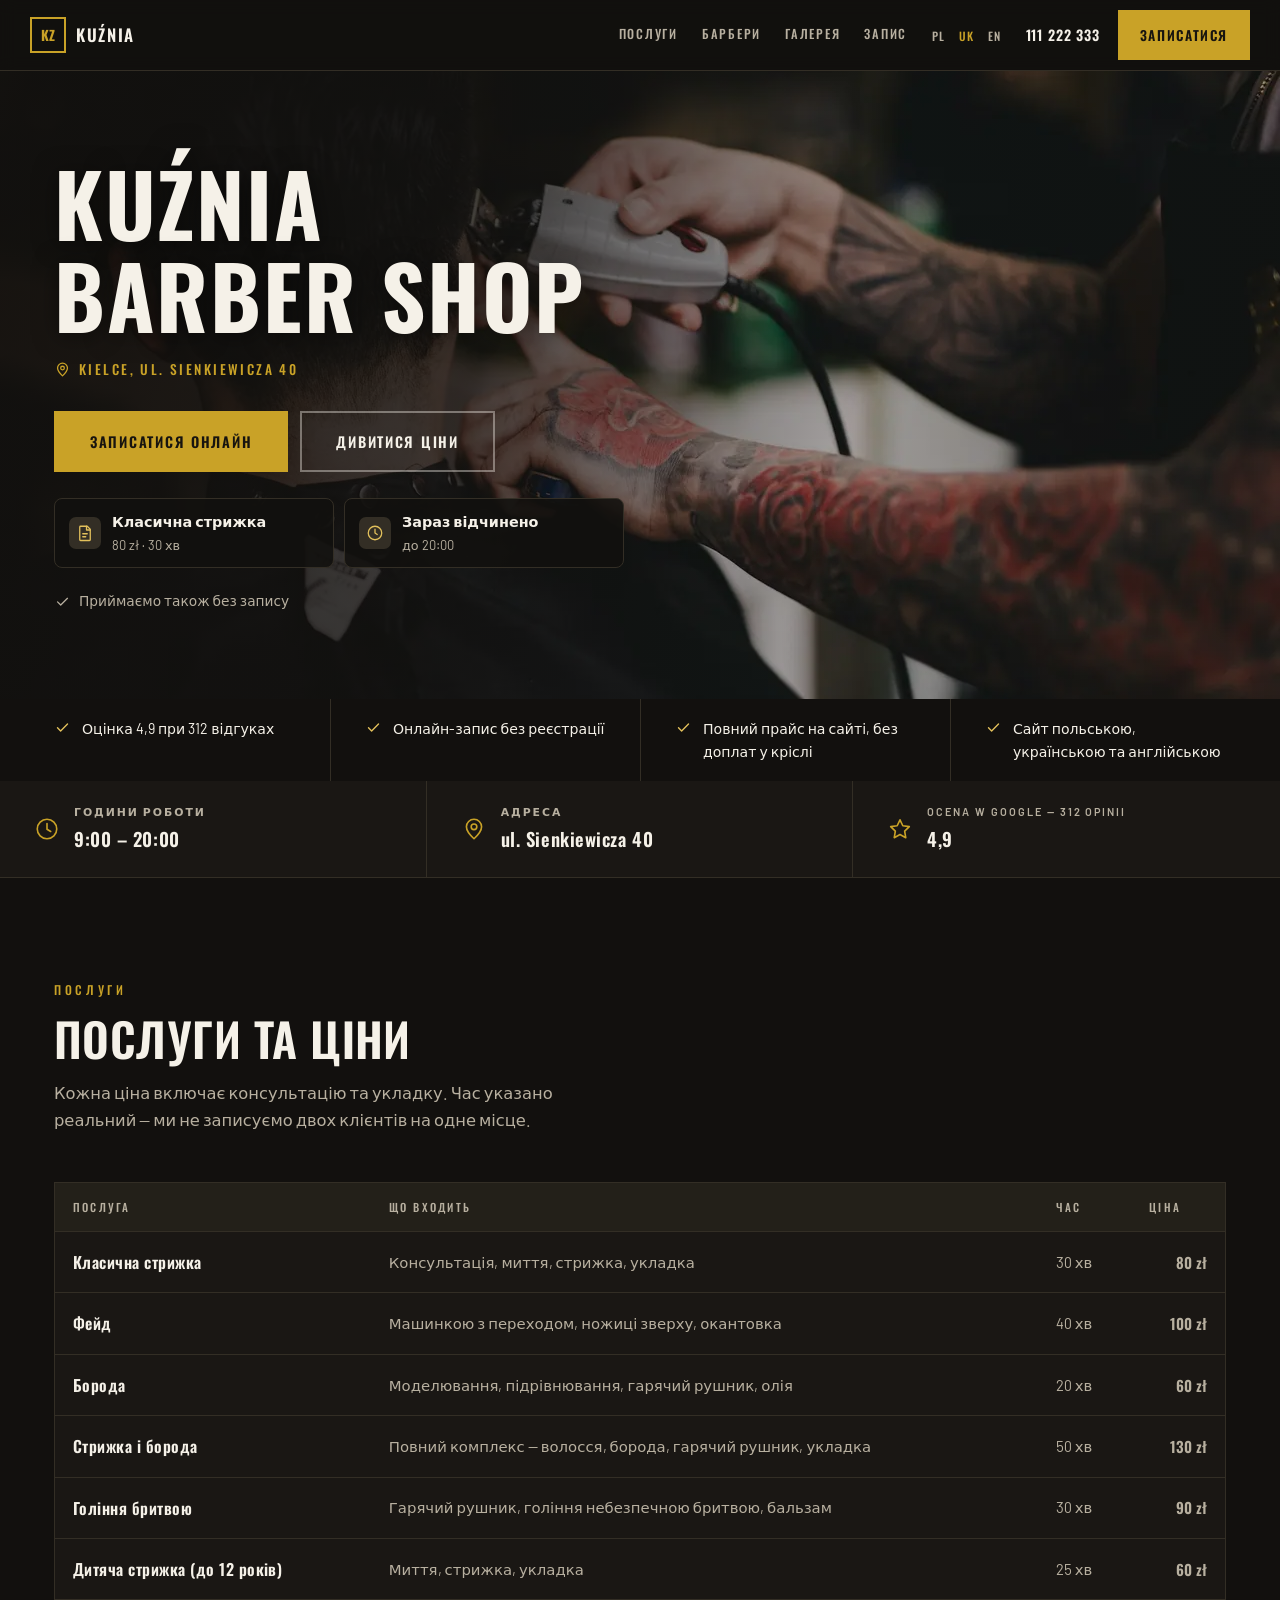
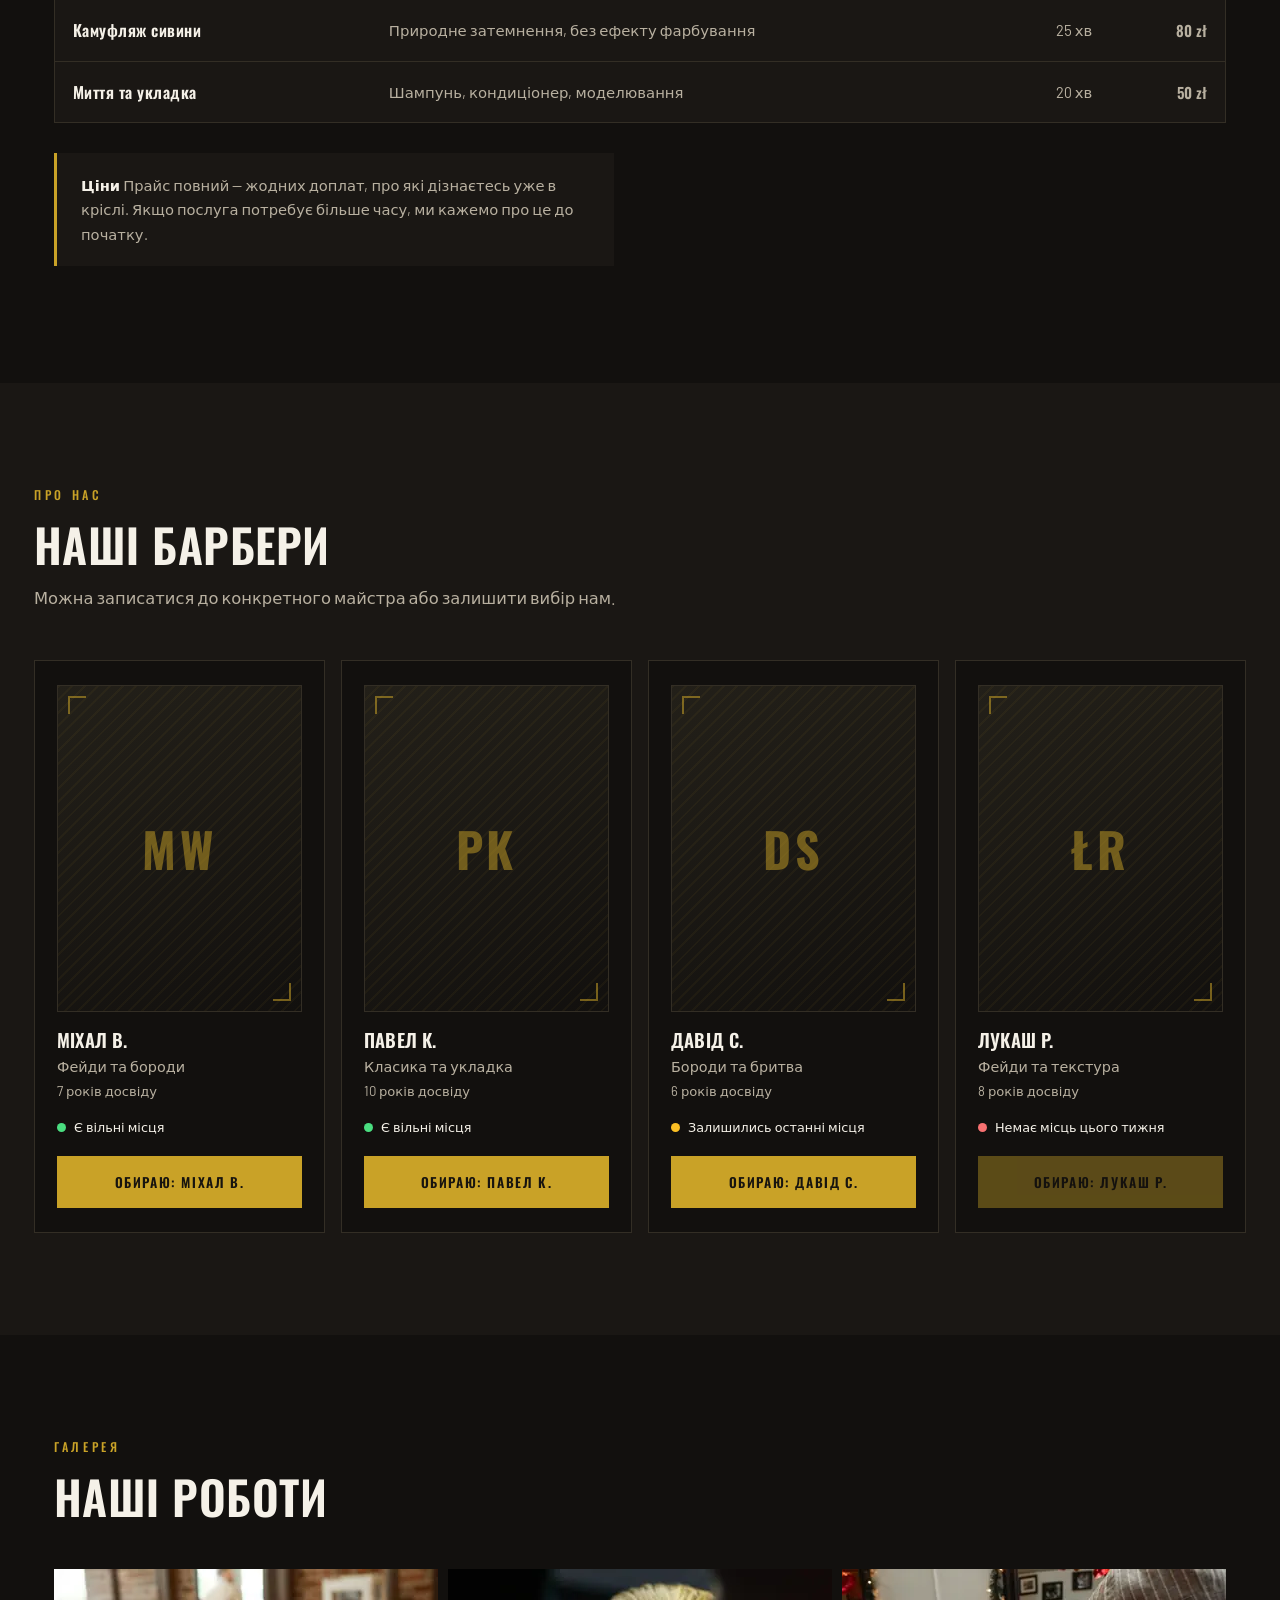
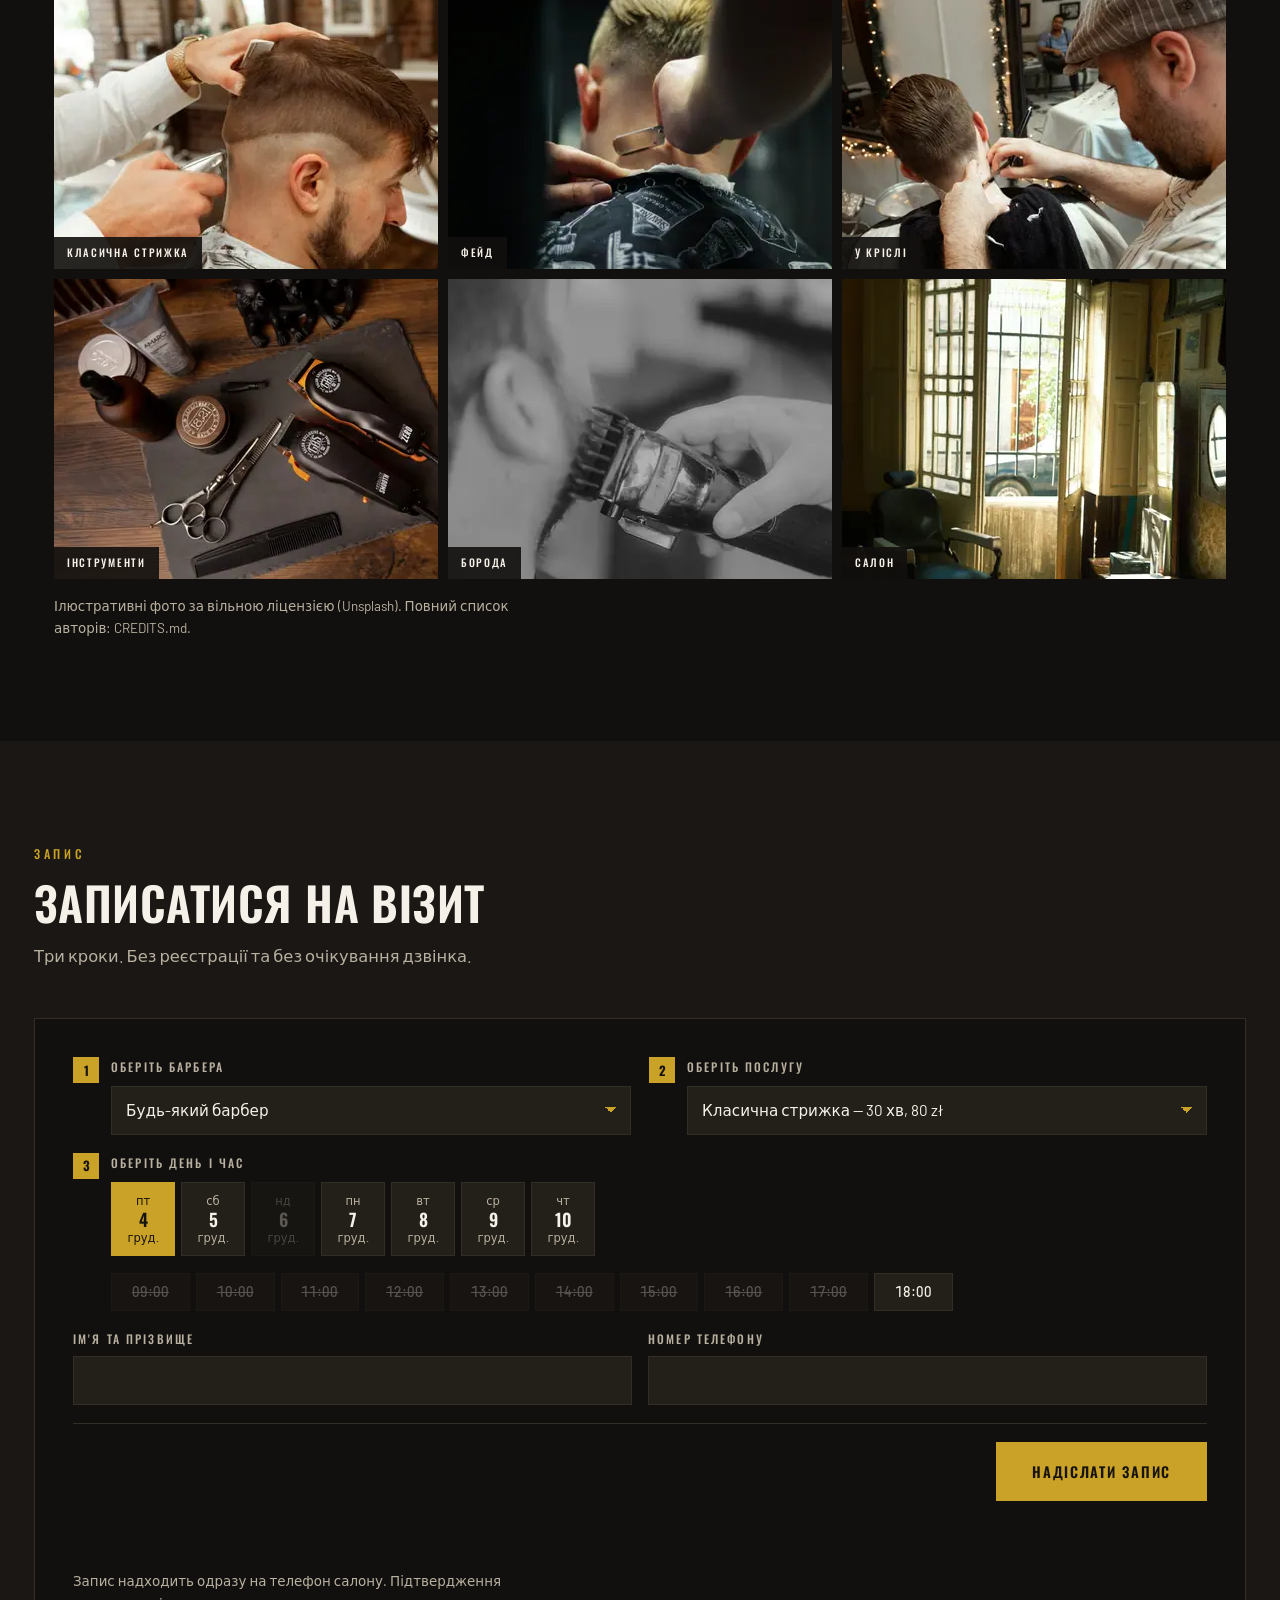
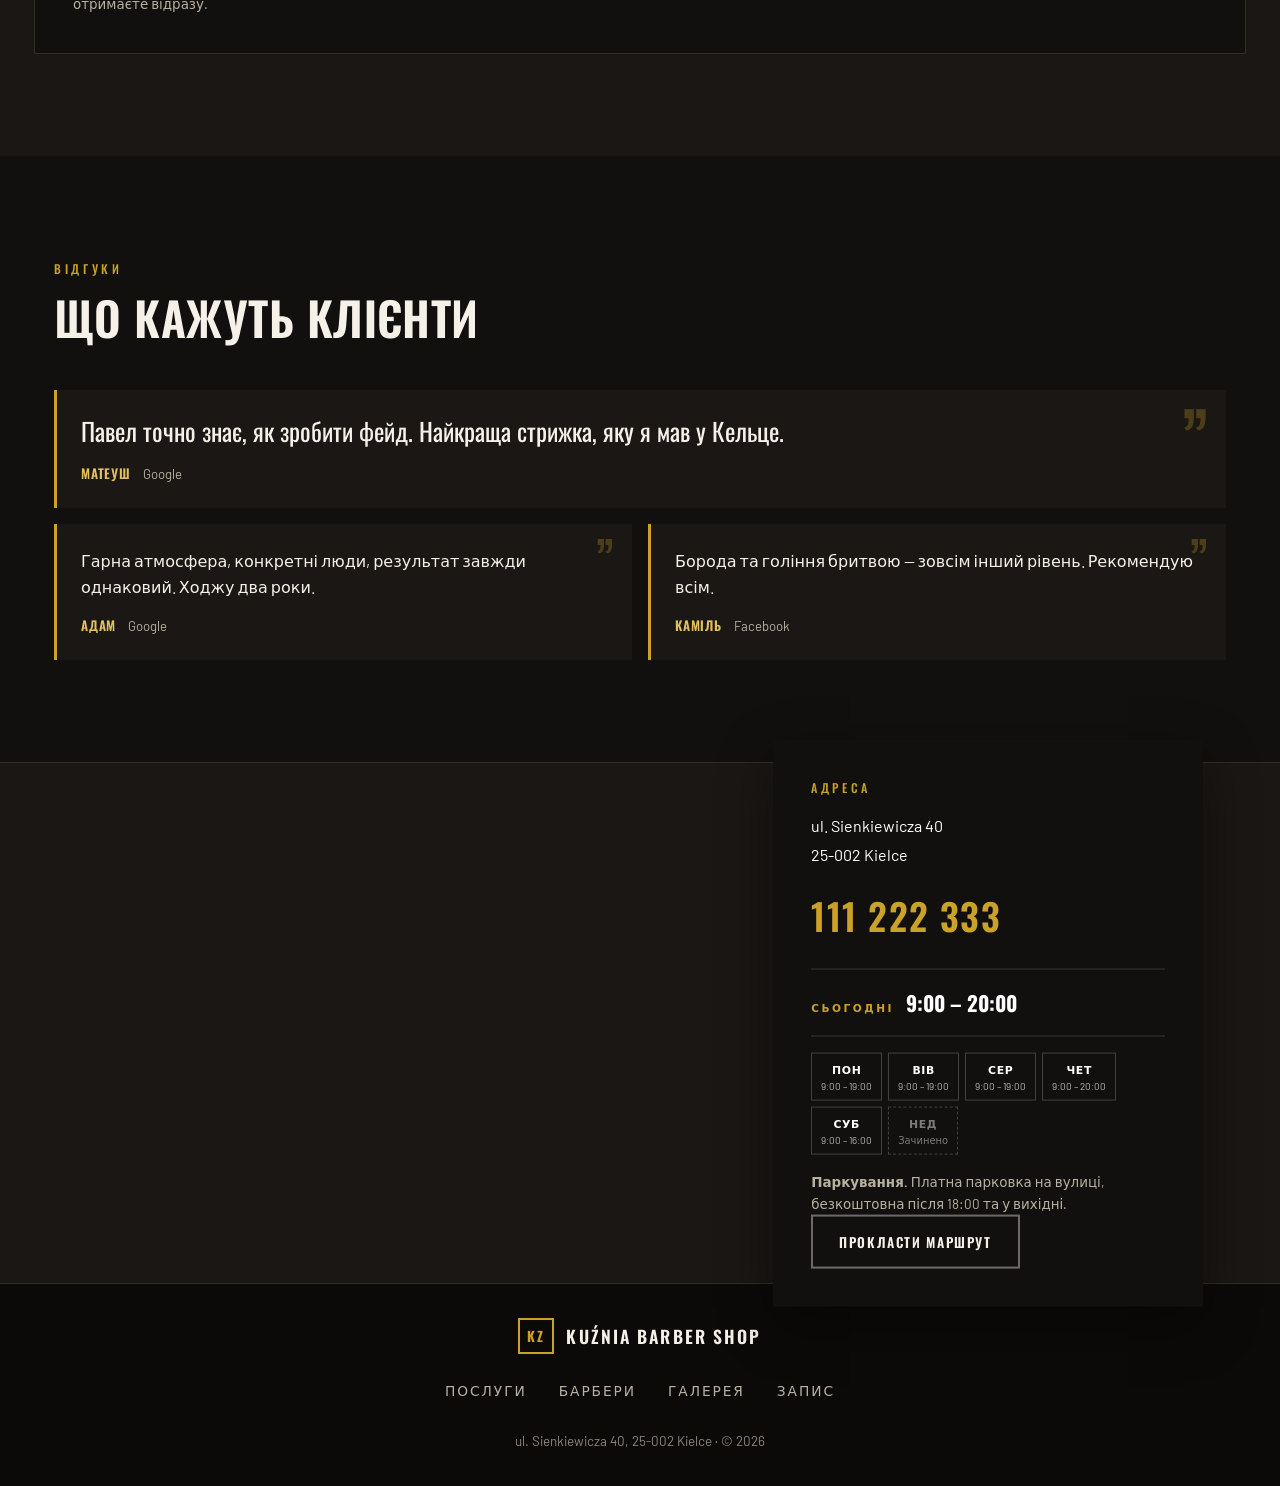
<file: uk/index.html>
<!DOCTYPE html>
<html lang="uk">
<head>
<meta charset="utf-8">
<meta name="viewport" content="width=device-width, initial-scale=1">
<title>KUŹNIA Barber Shop — барбершоп, Кельце</title>
<meta name="description" content="Барбершоп у центрі Кельце. Стрижка, фейд, борода та гоління бритвою. Онлайн-запис без реєстрації. Повний прайс на сайті.">
<meta name="robots" content="noindex, nofollow">
<link rel="canonical" href="https://otabekmamadaliev.github.io/archetyp-barber/uk/">
<link rel="alternate" hreflang="pl" href="https://otabekmamadaliev.github.io/archetyp-barber/">
<link rel="alternate" hreflang="uk" href="https://otabekmamadaliev.github.io/archetyp-barber/uk/">
<link rel="alternate" hreflang="en" href="https://otabekmamadaliev.github.io/archetyp-barber/en/">
<link rel="alternate" hreflang="x-default" href="https://otabekmamadaliev.github.io/archetyp-barber/">
<meta name="theme-color" content="#12100E">
<meta property="og:type" content="website">
<meta property="og:locale" content="uk_UA">
<meta property="og:site_name" content="KUŹNIA Barber Shop">
<meta property="og:title" content="KUŹNIA Barber Shop — барбершоп, Кельце">
<meta property="og:description" content="Барбершоп у центрі Кельце. Стрижка, фейд, борода та гоління бритвою. Онлайн-запис без реєстрації. Повний прайс на сайті.">
<meta property="og:url" content="https://otabekmamadaliev.github.io/archetyp-barber/uk/">
<meta property="og:image" content="https://otabekmamadaliev.github.io/archetyp-barber/assets/img/og.jpg">
<meta name="twitter:card" content="summary_large_image">
<link rel="icon" href="data:image/svg+xml,%3Csvg xmlns='http://www.w3.org/2000/svg' viewBox='0 0 32 32'%3E%3Crect width='32' height='32' fill='%2312100E'/%3E%3Ctext x='16' y='22' font-family='Georgia,serif' font-size='14' font-weight='bold' fill='%23C9A227' text-anchor='middle'%3EK%3C/text%3E%3C/svg%3E">
<link rel="preconnect" href="https://fonts.googleapis.com">
<link rel="preconnect" href="https://fonts.gstatic.com" crossorigin>
<link rel="stylesheet" href="https://fonts.googleapis.com/css2?family=Oswald:wght@500;600;700&family=Barlow:wght@400;500;600&display=swap">
<script>
/* Wykrywanie języka — tylko strona polska przekierowuje, więc nie ma pętli. */
(function(){
  try{
    var tu=document.documentElement.lang.slice(0,2), znane={pl:1,uk:1,en:1};
    function idz(l){var p=location.pathname.replace(/index\.html$/,'').replace(/\/(uk|en)\/?$/,'/');
      if(p.slice(-1)!=='/')p+='/';location.replace(l==='pl'?p:p+l+'/');}
    var w=null; try{w=localStorage.getItem('jezyk');}catch(e){}
    if(w&&znane[w]){if(w!==tu)idz(w);return;}
    if(tu!=='pl')return;
    try{if(sessionStorage.getItem('jezyk-auto'))return;sessionStorage.setItem('jezyk-auto','1');}catch(e){}
    var chce='en', lista=navigator.languages||[navigator.language||'en'];
    for(var i=0;i<lista.length;i++){var l=String(lista[i]).slice(0,2).toLowerCase();if(znane[l]){chce=l;break;}}
    if(chce!=='pl')idz(chce);
  }catch(e){}
})();
</script>
<link rel="stylesheet" href="../assets/style.css">

<link rel="preload" as="image" href="../assets/img/hero-2000.webp"
      imagesrcset="../assets/img/hero-640.webp 640w, ../assets/img/hero-960.webp 960w, ../assets/img/hero-1280.webp 1280w, ../assets/img/hero-1600.webp 1600w, ../assets/img/hero-2000.webp 2000w" imagesizes="100vw" type="image/webp" fetchpriority="high">

</head>
<body>
<a class="skip" href="#tresc">Перейти до вмісту</a>

<header class="belka" id="gora">
  <a class="marka" href="#gora"><span class="marka-znak">KZ</span><span class="marka-nazwa">KUŹNIA</span></a>
  <nav class="nawi" aria-label="Головне меню">
    <a href="#uslugi">Послуги</a>
    <a href="#zespol">Барбери</a>
    <a href="#praca">Галерея</a>
    <a href="#rezerwacja">Запис</a>
  </nav>
  <div class="jz" role="group" aria-label="Вибір мови"><a class="lang" href=".././" hreflang="pl" title="Polski">PL</a><span class="lang is-on" aria-current="true">UK</span><a class="lang" href="../en/" hreflang="en" title="English">EN</a></div>
  <a class="tel-link" href="tel:+48111222333">111 222 333</a>
  <a class="btn btn--zloty btn--belka" href="#rezerwacja">Записатися</a>
  <button class="ham" type="button" aria-expanded="false" aria-controls="mm" aria-label="Відкрити меню"><span></span><span></span><span></span></button>
</header>
<nav class="mm" id="mm" aria-label="Головне меню">
  <a href="#uslugi">Послуги</a>
  <a href="#zespol">Барбери</a>
  <a href="#praca">Галерея</a>
  <a href="#rezerwacja">Запис</a>
  <a href="tel:+48111222333">111 222 333</a>
  <div class="jz jz--mob" role="group" aria-label="Вибір мови"><a class="lang" href=".././" hreflang="pl" title="Polski">PL</a><span class="lang is-on" aria-current="true">UK</span><a class="lang" href="../en/" hreflang="en" title="English">EN</a></div>
</nav>

<main id="tresc">

  <section class="hero">
    <div class="hero-foto" aria-hidden="true"><picture><source type="image/webp" srcset="../assets/img/hero-640.webp 640w, ../assets/img/hero-960.webp 960w, ../assets/img/hero-1280.webp 1280w, ../assets/img/hero-1600.webp 1600w, ../assets/img/hero-2000.webp 2000w" sizes="100vw"><img class="img--hero" src="../assets/img/hero-2000.jpg" srcset="../assets/img/hero-640.jpg 640w, ../assets/img/hero-960.jpg 960w, ../assets/img/hero-1280.jpg 1280w, ../assets/img/hero-1600.jpg 1600w, ../assets/img/hero-2000.jpg 2000w" sizes="100vw" width="2000" height="1125" alt="Barber wykańcza maszynką linię włosów na karku klienta siedzącego w fotelu fryzjerskim" decoding="async" loading="eager" fetchpriority="high"></picture><span class="hero-zaslona"></span></div>
    <div class="hero-tresc">
      <h1>KUŹNIA Barber Shop</h1>
      <p class="hero-adres"><svg viewBox="0 0 24 24" aria-hidden="true"><path d="M12 21s7-6.3 7-11a7 7 0 1 0-14 0c0 4.7 7 11 7 11z"/><circle cx="12" cy="10" r="2.6"/></svg>Kielce, ul. Sienkiewicza 40</p>
      <div class="hero-guziki">
        <a class="btn btn--zloty btn--duzy" href="#rezerwacja">Записатися онлайн</a>
        <a class="btn btn--obrys btn--duzy" href="#uslugi">Дивитися ціни</a>
      </div>
      <div class="kartki">
        <a class="kartka" href="#uslugi">
          <span class="kartka-znak" aria-hidden="true"><svg viewBox="0 0 24 24" fill="none" stroke="currentColor" stroke-width="1.7" stroke-linecap="round" stroke-linejoin="round"><path d="M6 3h9l4 4v14a1 1 0 0 1-1 1H6a1 1 0 0 1-1-1V4a1 1 0 0 1 1-1z"/><path d="M14 3v5h5"/><path d="M9 13h6M9 17h4"/></svg></span>
          <span class="kartka-tresc"><b>Класична стрижка</b><span>80 zł &middot; 30 хв</span></span>
        </a>
        <div class="kartka kartka--stan" id="kartka-stan" hidden>
          <span class="kartka-znak" aria-hidden="true"><svg viewBox="0 0 24 24" fill="none" stroke="currentColor" stroke-width="1.7" stroke-linecap="round" stroke-linejoin="round"><circle cx="12" cy="12" r="9"/><path d="M12 7v5l3 2"/></svg></span>
          <span class="kartka-tresc"><b data-stan-tytul></b><span data-stan-opis></span></span>
        </div>
      </div>
      <p class="hero-walk"><svg viewBox="0 0 24 24" aria-hidden="true"><path d="m5 12.5 4.5 4.5L19 7.5"/></svg>Приймаємо також без запису</p>
    </div>
  </section>

  <!-- Cztery rzeczy, ktore klient chce uslyszec, ZANIM zacznie czytac oferte.
       Tresc to about.points z konfiguracji — juz przetlumaczone, wiec nie ma
       drugiego miejsca, ktore trzeba pamietac przy podmianie na prawdziwa firme. -->
  <section class="zaufanie" aria-label="Про нас">

    <div class="zaufanie-poz">
      <span class="zaufanie-znak" aria-hidden="true"><svg viewBox="0 0 24 24" fill="none" stroke="currentColor" stroke-width="2.2" stroke-linecap="round" stroke-linejoin="round"><path d="M4 12.5l5 5L20 6.5"/></svg></span>
      <span class="zaufanie-tresc">Оцінка 4,9 при 312 відгуках</span>
    </div>

    <div class="zaufanie-poz">
      <span class="zaufanie-znak" aria-hidden="true"><svg viewBox="0 0 24 24" fill="none" stroke="currentColor" stroke-width="2.2" stroke-linecap="round" stroke-linejoin="round"><path d="M4 12.5l5 5L20 6.5"/></svg></span>
      <span class="zaufanie-tresc">Онлайн-запис без реєстрації</span>
    </div>

    <div class="zaufanie-poz">
      <span class="zaufanie-znak" aria-hidden="true"><svg viewBox="0 0 24 24" fill="none" stroke="currentColor" stroke-width="2.2" stroke-linecap="round" stroke-linejoin="round"><path d="M4 12.5l5 5L20 6.5"/></svg></span>
      <span class="zaufanie-tresc">Повний прайс на сайті, без доплат у кріслі</span>
    </div>

    <div class="zaufanie-poz">
      <span class="zaufanie-znak" aria-hidden="true"><svg viewBox="0 0 24 24" fill="none" stroke="currentColor" stroke-width="2.2" stroke-linecap="round" stroke-linejoin="round"><path d="M4 12.5l5 5L20 6.5"/></svg></span>
      <span class="zaufanie-tresc">Сайт польською, українською та англійською</span>
    </div>

  </section>

  <!-- Trzy rzeczy, ktorych szuka sie najczesciej: czy otwarte, gdzie to jest,
       czy warto. Zaraz pod zdjeciem, bez przewijania. -->
  <section class="fakty" aria-label="Контакти">
    <div class="fakt">
      <svg viewBox="0 0 24 24" aria-hidden="true"><circle cx="12" cy="12" r="9"/><path d="M12 7v5.3l3.4 2"/></svg>
      <div><span class="fakt-etyk">Години роботи</span><b id="dzis-godziny">9:00 – 19:00</b></div>
    </div>
    <div class="fakt">
      <svg viewBox="0 0 24 24" aria-hidden="true"><path d="M12 21s7-6.3 7-11a7 7 0 1 0-14 0c0 4.7 7 11 7 11z"/><circle cx="12" cy="10" r="2.6"/></svg>
      <div><span class="fakt-etyk">Адреса</span><b>ul. Sienkiewicza 40</b></div>
    </div>
    <div class="fakt">
      <svg viewBox="0 0 24 24" aria-hidden="true"><path d="m12 3.5 2.6 5.5 6 .8-4.3 4.2 1 6-5.3-2.9-5.3 2.9 1-6L3.4 9.8l6-.8z"/></svg>
      <div><span class="fakt-etyk">ocena w Google — 312 opinii</span><b>4,9</b></div>
    </div>
  </section>

  <section class="uslugi" id="uslugi">
    <p class="nadtytul">Послуги</p>
    <h2>Послуги та ціни</h2>
    <p class="wstep">Кожна ціна включає консультацію та укладку. Час указано реальний — ми не записуємо двох клієнтів на одне місце.</p>
    <div class="tabela-otoczka">
      <table class="cennik">
        <caption class="sr">Послуги та ціни</caption>
        <thead><tr>
          <th scope="col">Послуга</th>
          <th scope="col" class="kol-zakres">Що входить</th>
          <th scope="col" class="kol-czas">Час</th>
          <th scope="col" class="kol-cena">Ціна</th>
        </tr></thead>
        <tbody>

          <tr>
            <th scope="row">Класична стрижка</th>
            <td class="kol-zakres">Консультація, миття, стрижка, укладка</td>
            <td class="kol-czas">30 хв</td>
            <td class="kol-cena">80 zł</td>
          </tr>

          <tr>
            <th scope="row">Фейд</th>
            <td class="kol-zakres">Машинкою з переходом, ножиці зверху, окантовка</td>
            <td class="kol-czas">40 хв</td>
            <td class="kol-cena">100 zł</td>
          </tr>

          <tr>
            <th scope="row">Борода</th>
            <td class="kol-zakres">Моделювання, підрівнювання, гарячий рушник, олія</td>
            <td class="kol-czas">20 хв</td>
            <td class="kol-cena">60 zł</td>
          </tr>

          <tr>
            <th scope="row">Стрижка і борода</th>
            <td class="kol-zakres">Повний комплекс — волосся, борода, гарячий рушник, укладка</td>
            <td class="kol-czas">50 хв</td>
            <td class="kol-cena">130 zł</td>
          </tr>

          <tr>
            <th scope="row">Гоління бритвою</th>
            <td class="kol-zakres">Гарячий рушник, гоління небезпечною бритвою, бальзам</td>
            <td class="kol-czas">30 хв</td>
            <td class="kol-cena">90 zł</td>
          </tr>

          <tr>
            <th scope="row">Дитяча стрижка (до 12 років)</th>
            <td class="kol-zakres">Миття, стрижка, укладка</td>
            <td class="kol-czas">25 хв</td>
            <td class="kol-cena">60 zł</td>
          </tr>

          <tr>
            <th scope="row">Камуфляж сивини</th>
            <td class="kol-zakres">Природне затемнення, без ефекту фарбування</td>
            <td class="kol-czas">25 хв</td>
            <td class="kol-cena">80 zł</td>
          </tr>

          <tr>
            <th scope="row">Миття та укладка</th>
            <td class="kol-zakres">Шампунь, кондиціонер, моделювання</td>
            <td class="kol-czas">20 хв</td>
            <td class="kol-cena">50 zł</td>
          </tr>

        </tbody>
      </table>
    </div>
    <p class="przypis"><b>Ціни</b> Прайс повний — жодних доплат, про які дізнаєтесь уже в кріслі. Якщо послуга потребує більше часу, ми кажемо про це до початку.</p>
  </section>

  <section class="zespol" id="zespol">
    <p class="nadtytul">Про нас</p>
    <h2>Наші барбери</h2>
    <p class="wstep">Можна записатися до конкретного майстра або залишити вибір нам.</p>
    <div class="zespol-siatka">

      <article class="osoba" data-stan="free">
        <div class="osoba-foto" aria-hidden="true"><span>MW</span></div>
        <h3>Міхал В.</h3>
        <p class="osoba-spec">Фейди та бороди</p>
        <p class="osoba-staz">7 років досвіду</p>
        <p class="osoba-stan"><i></i><span class="stan-tekst">Є вільні місця</span></p>
        <button class="btn btn--zloty btn--pelny" type="button" data-umow="michal">Обираю: Міхал В.</button>
      </article>

      <article class="osoba" data-stan="free">
        <div class="osoba-foto" aria-hidden="true"><span>PK</span></div>
        <h3>Павел К.</h3>
        <p class="osoba-spec">Класика та укладка</p>
        <p class="osoba-staz">10 років досвіду</p>
        <p class="osoba-stan"><i></i><span class="stan-tekst">Є вільні місця</span></p>
        <button class="btn btn--zloty btn--pelny" type="button" data-umow="pawel">Обираю: Павел К.</button>
      </article>

      <article class="osoba" data-stan="limited">
        <div class="osoba-foto" aria-hidden="true"><span>DS</span></div>
        <h3>Давід С.</h3>
        <p class="osoba-spec">Бороди та бритва</p>
        <p class="osoba-staz">6 років досвіду</p>
        <p class="osoba-stan"><i></i><span class="stan-tekst">Залишились останні місця</span></p>
        <button class="btn btn--zloty btn--pelny" type="button" data-umow="dawid">Обираю: Давід С.</button>
      </article>

      <article class="osoba" data-stan="full">
        <div class="osoba-foto" aria-hidden="true"><span>ŁR</span></div>
        <h3>Лукаш Р.</h3>
        <p class="osoba-spec">Фейди та текстура</p>
        <p class="osoba-staz">8 років досвіду</p>
        <p class="osoba-stan"><i></i><span class="stan-tekst">Немає місць цього тижня</span></p>
        <button class="btn btn--zloty btn--pelny" type="button" data-umow="lukasz">Обираю: Лукаш Р.</button>
      </article>

    </div>
  </section>


  <section class="praca" id="praca">
    <p class="nadtytul">Галерея</p>
    <h2>Наші роботи</h2>
    <div class="praca-siatka">
      <figure><picture><source type="image/webp" srcset="../assets/img/praca-1-400.webp 400w, ../assets/img/praca-1-600.webp 600w, ../assets/img/praca-1-800.webp 800w" sizes="(min-width: 1160px) 350px, (min-width: 980px) 31vw, (min-width: 640px) calc(50vw - 28px), calc(100vw - 40px)"><img class="img--praca-1" src="../assets/img/praca-1-800.jpg" srcset="../assets/img/praca-1-400.jpg 400w, ../assets/img/praca-1-600.jpg 600w, ../assets/img/praca-1-800.jpg 800w" sizes="(min-width: 1160px) 350px, (min-width: 980px) 31vw, (min-width: 640px) calc(50vw - 28px), calc(100vw - 40px)" width="800" height="600" alt="Barber w bialej koszuli strzyze wlosy klienta" decoding="async" loading="lazy"></picture><figcaption>Класична стрижка</figcaption></figure><figure><picture><source type="image/webp" srcset="../assets/img/praca-2-400.webp 400w, ../assets/img/praca-2-600.webp 600w, ../assets/img/praca-2-800.webp 800w" sizes="(min-width: 1160px) 350px, (min-width: 980px) 31vw, (min-width: 640px) calc(50vw - 28px), calc(100vw - 40px)"><img class="img--praca-2" src="../assets/img/praca-2-800.jpg" srcset="../assets/img/praca-2-400.jpg 400w, ../assets/img/praca-2-600.jpg 600w, ../assets/img/praca-2-800.jpg 800w" sizes="(min-width: 1160px) 350px, (min-width: 980px) 31vw, (min-width: 640px) calc(50vw - 28px), calc(100vw - 40px)" width="800" height="600" alt="Zblizenie trymera przycinajacego wlosy nad uchem" decoding="async" loading="lazy"></picture><figcaption>Фейд</figcaption></figure><figure><picture><source type="image/webp" srcset="../assets/img/praca-3-400.webp 400w, ../assets/img/praca-3-600.webp 600w, ../assets/img/praca-3-800.webp 800w" sizes="(min-width: 1160px) 350px, (min-width: 980px) 31vw, (min-width: 640px) calc(50vw - 28px), calc(100vw - 40px)"><img class="img--praca-3" src="../assets/img/praca-3-800.jpg" srcset="../assets/img/praca-3-400.jpg 400w, ../assets/img/praca-3-600.jpg 600w, ../assets/img/praca-3-800.jpg 800w" sizes="(min-width: 1160px) 350px, (min-width: 980px) 31vw, (min-width: 640px) calc(50vw - 28px), calc(100vw - 40px)" width="800" height="600" alt="Mezczyzna podczas strzyzenia w fotelu barberskim" decoding="async" loading="lazy"></picture><figcaption>У кріслі</figcaption></figure><figure><picture><source type="image/webp" srcset="../assets/img/praca-4-400.webp 400w, ../assets/img/praca-4-600.webp 600w, ../assets/img/praca-4-800.webp 800w" sizes="(min-width: 1160px) 350px, (min-width: 980px) 31vw, (min-width: 640px) calc(50vw - 28px), calc(100vw - 40px)"><img class="img--praca-4" src="../assets/img/praca-4-800.jpg" srcset="../assets/img/praca-4-400.jpg 400w, ../assets/img/praca-4-600.jpg 600w, ../assets/img/praca-4-800.jpg 800w" sizes="(min-width: 1160px) 350px, (min-width: 980px) 31vw, (min-width: 640px) calc(50vw - 28px), calc(100vw - 40px)" width="800" height="600" alt="Maszynki do strzyżenia, nożyczki, grzebień i kosmetyki barberskie ułożone na kamiennej płycie" decoding="async" loading="lazy"></picture><figcaption>Інструменти</figcaption></figure><figure><picture><source type="image/webp" srcset="../assets/img/praca-5-400.webp 400w, ../assets/img/praca-5-600.webp 600w, ../assets/img/praca-5-800.webp 800w" sizes="(min-width: 1160px) 350px, (min-width: 980px) 31vw, (min-width: 640px) calc(50vw - 28px), calc(100vw - 40px)"><img class="img--praca-5" src="../assets/img/praca-5-800.jpg" srcset="../assets/img/praca-5-400.jpg 400w, ../assets/img/praca-5-600.jpg 600w, ../assets/img/praca-5-800.jpg 800w" sizes="(min-width: 1160px) 350px, (min-width: 980px) 31vw, (min-width: 640px) calc(50vw - 28px), calc(100vw - 40px)" width="800" height="600" alt="Zbliżenie trymera przycinającego brodę wzdłuż linii żuchwy" decoding="async" loading="lazy"></picture><figcaption>Борода</figcaption></figure><figure><picture><source type="image/webp" srcset="../assets/img/praca-6-400.webp 400w, ../assets/img/praca-6-600.webp 600w, ../assets/img/praca-6-800.webp 800w" sizes="(min-width: 1160px) 350px, (min-width: 980px) 31vw, (min-width: 640px) calc(50vw - 28px), calc(100vw - 40px)"><img class="img--praca-6" src="../assets/img/praca-6-800.jpg" srcset="../assets/img/praca-6-400.jpg 400w, ../assets/img/praca-6-600.jpg 600w, ../assets/img/praca-6-800.jpg 800w" sizes="(min-width: 1160px) 350px, (min-width: 980px) 31vw, (min-width: 640px) calc(50vw - 28px), calc(100vw - 40px)" width="800" height="600" alt="Klasyczny fotel barberski w rozświetlonym słońcem wnętrzu salonu" decoding="async" loading="lazy"></picture><figcaption>Салон</figcaption></figure>
    </div>
    <p class="drobne">Ілюстративні фото за вільною ліцензією (Unsplash). Повний список авторів: CREDITS.md.</p>
  </section>


  <!-- Rezerwacja: trzy kroki w jednym widoku. Zadnego konta, zadnego kroku
       "poczekaj, oddzwonimy" — wiadomosc idzie prosto na telefon zakladu. -->
  <section class="rezerwacja" id="rezerwacja">
    <p class="nadtytul">Запис</p>
    <h2>Записатися на візит</h2>
    <p class="wstep">Три кроки. Без реєстрації та без очікування дзвінка.</p>

    <form class="kreator" id="kreator" novalidate>
      <div class="krok">
        <span class="krok-nr">1</span>
        <label class="krok-etyk" for="pole-barber">Оберіть барбера</label>
        <select class="pole" id="pole-barber" name="barber">
          <option value="">Будь-який барбер</option>
          <option value="Міхал В." >Міхал В. — Фейди та бороди</option><option value="Павел К." >Павел К. — Класика та укладка</option><option value="Давід С." >Давід С. — Бороди та бритва</option><option value="Лукаш Р." disabled>Лукаш Р. — Фейди та текстура</option>
        </select>
      </div>

      <div class="krok">
        <span class="krok-nr">2</span>
        <label class="krok-etyk" for="pole-usluga">Оберіть послугу</label>
        <select class="pole" id="pole-usluga" name="usluga" required>
          <option value="Класична стрижка" data-czas="30 хв" data-cena="80 zł">Класична стрижка — 30 хв, 80 zł</option><option value="Фейд" data-czas="40 хв" data-cena="100 zł">Фейд — 40 хв, 100 zł</option><option value="Борода" data-czas="20 хв" data-cena="60 zł">Борода — 20 хв, 60 zł</option><option value="Стрижка і борода" data-czas="50 хв" data-cena="130 zł">Стрижка і борода — 50 хв, 130 zł</option><option value="Гоління бритвою" data-czas="30 хв" data-cena="90 zł">Гоління бритвою — 30 хв, 90 zł</option><option value="Дитяча стрижка (до 12 років)" data-czas="25 хв" data-cena="60 zł">Дитяча стрижка (до 12 років) — 25 хв, 60 zł</option><option value="Камуфляж сивини" data-czas="25 хв" data-cena="80 zł">Камуфляж сивини — 25 хв, 80 zł</option><option value="Миття та укладка" data-czas="20 хв" data-cena="50 zł">Миття та укладка — 20 хв, 50 zł</option>
        </select>
      </div>

      <div class="krok krok--szeroki">
        <span class="krok-nr">3</span>
        <span class="krok-etyk" id="etyk-termin">Оберіть день і час</span>
        <div class="dni" id="dni" role="group" aria-labelledby="etyk-termin"></div>
        <div class="godziny" id="godziny" role="group" aria-label="Оберіть день і час"></div>
      </div>

      <div class="krok krok--dane">
        <p class="para">
          <label class="krok-etyk" for="pole-imie">Ім&#39;я та прізвище</label>
          <input class="pole" id="pole-imie" name="imie" type="text" autocomplete="name" required>
        </p>
        <p class="para">
          <label class="krok-etyk" for="pole-tel">Номер телефону</label>
          <input class="pole" id="pole-tel" name="tel" type="tel" inputmode="tel" autocomplete="tel" required>
        </p>
      </div>

      <div class="kreator-stopka">
        <p class="podsumowanie" id="podsumowanie" aria-live="polite"></p>
        <button class="btn btn--zloty btn--duzy" type="submit">Надіслати запис</button>
      </div>
      <p class="komunikat" id="komunikat" role="status" aria-live="polite"></p>
      <p class="drobne">Запис надходить одразу на телефон салону. Підтвердження отримаєте відразу.</p>
    </form>
  </section>

  <section class="opinie">
    <p class="nadtytul">Відгуки</p>
    <h2>Що кажуть клієнти</h2>
    <div class="opinie-siatka">

      <figure class="opinia">
        <span class="opinia-cudzyslow" aria-hidden="true">&rdquo;</span>
        <blockquote><p>Павел точно знає, як зробити фейд. Найкраща стрижка, яку я мав у Кельце.</p></blockquote>
        <figcaption><b>Матеуш</b><span>Google</span></figcaption>
      </figure>

      <figure class="opinia">
        <span class="opinia-cudzyslow" aria-hidden="true">&rdquo;</span>
        <blockquote><p>Гарна атмосфера, конкретні люди, результат завжди однаковий. Ходжу два роки.</p></blockquote>
        <figcaption><b>Адам</b><span>Google</span></figcaption>
      </figure>

      <figure class="opinia">
        <span class="opinia-cudzyslow" aria-hidden="true">&rdquo;</span>
        <blockquote><p>Борода та гоління бритвою — зовсім інший рівень. Рекомендую всім.</p></blockquote>
        <figcaption><b>Каміль</b><span>Facebook</span></figcaption>
      </figure>

    </div>
  </section>

  <!-- Mapa idzie na pełną szerokość, a dane wjeżdżają NA NIĄ kartą. Zakład żyje
       z „czy zdążę dzisiaj", więc dzisiejszy dzień ma własne, duże godziny,
       a reszta tygodnia leży pod nimi rzędem chipów. -->
  <section class="gdzie" id="gdzie">
    <div class="mapa">
      <iframe src="https://www.google.com/maps?q=50.871561,20.627823&amp;hl=pl&amp;z=17&amp;output=embed" title="KUŹNIA Barber Shop — Адреса" loading="lazy" referrerpolicy="no-referrer-when-downgrade"></iframe>
    </div>

    <div class="karta-na-mapie">
      <p class="nadtytul">Адреса</p>
      <p class="adres">ul. Sienkiewicza 40<br>25-002 Kielce</p>
      <a class="tel-duzy" href="tel:+48111222333">111 222 333</a>

      <div class="dzis-blok">
        <span class="dzis-etyk">Сьогодні</span>
        <b class="dzis-czas" data-godziny-dzis>&nbsp;</b>
      </div>
      <ul class="chipy-tygodnia"><li class="chip-dnia" data-dzien="0"><span class="chip-dzien"><span class="sr">Понеділок</span><span aria-hidden="true">Пон</span></span><span class="chip-czas">9:00 – 19:00</span></li><li class="chip-dnia" data-dzien="1"><span class="chip-dzien"><span class="sr">Вівторок</span><span aria-hidden="true">Вів</span></span><span class="chip-czas">9:00 – 19:00</span></li><li class="chip-dnia" data-dzien="2"><span class="chip-dzien"><span class="sr">Середа</span><span aria-hidden="true">Сер</span></span><span class="chip-czas">9:00 – 19:00</span></li><li class="chip-dnia" data-dzien="3"><span class="chip-dzien"><span class="sr">Четвер</span><span aria-hidden="true">Чет</span></span><span class="chip-czas">9:00 – 20:00</span></li><li class="chip-dnia" data-dzien="4"><span class="chip-dzien"><span class="sr">П&#39;ятниця</span><span aria-hidden="true">П&#39;я</span></span><span class="chip-czas">9:00 – 20:00</span></li><li class="chip-dnia" data-dzien="5"><span class="chip-dzien"><span class="sr">Субота</span><span aria-hidden="true">Суб</span></span><span class="chip-czas">9:00 – 16:00</span></li><li class="chip-dnia chip-dnia--zamkniete" data-dzien="6"><span class="chip-dzien"><span class="sr">Неділя</span><span aria-hidden="true">Нед</span></span><span class="chip-czas">Зачинено</span></li></ul>

      <p class="drobne"><b>Паркування.</b> Платна парковка на вулиці, безкоштовна після 18:00 та у вихідні.</p>
      <a class="btn btn--obrys" href="https://www.google.com/maps/search/?api=1&amp;query=Sienkiewicza+40+Kielce" target="_blank" rel="noopener">Прокласти маршрут</a>
    </div>
  </section>

</main>

<footer class="stopa">
  <div class="stopa-marka"><span class="marka-znak">KZ</span>KUŹNIA Barber Shop</div>
  <nav class="stopa-nawi" aria-label="Головне меню">
    <a href="#uslugi">Послуги</a>
    <a href="#zespol">Барбери</a>
    <a href="#praca">Галерея</a>
    <a href="#rezerwacja">Запис</a>
  </nav>
  <p class="stopa-adres">ul. Sienkiewicza 40, 25-002 Kielce &middot; &copy; 2026</p>
</footer>

<script id="i18n" type="application/json">{"sending":"Надсилання…","fillAll":"Заповніть усі поля форми.","openingMail":"Відкриваємо вашу поштову програму…","notConnected":"Форма ще не підключена. Будь ласка, зателефонуйте нам.","sent":"Дякуємо! Повідомлення надіслано — ми скоро зв'яжемося з вами.","failed":"Не вдалося надіслати повідомлення. Будь ласка, зателефонуйте нам.","mailName":"Ім'я та прізвище","mailContact":"Контакт","backToTop":"Нагору","closeGallery":"Закрити перегляд","prevImage":"Попереднє фото","nextImage":"Наступне фото","closeMenu":"Закрити меню","bookPick":"Оберіть послугу, день і час.","bookName":"Вкажіть імʼя та номер телефону.","bookOpening":"Відкриваємо повідомлення із записом…","bookNoChannel":"Онлайн-запис ще не підключено. Зателефонуйте, будь ласка.","bookDone":"Готово. Надішліть повідомлення, що відкрилося — салон підтвердить час.","bookCopy":"Скопіювати текст","bookCopied":"Скопійовано.","slotTaken":"Цей час уже зайнятий."}</script>
<script id="dane" type="application/json">{"godziny":[[540,1140],[540,1140],[540,1140],[540,1200],[540,1200],[540,960],null],"dniTyg":["Понеділок","Вівторок","Середа","Четвер","П'ятниця","Субота","Неділя"],"stan":{"terazOtwarte":"Зараз відчинено","doGodz":"до {g}","zamkniete":"Зачинено","otwieramy":"Відчиняємо {d} о {g}"},"rez":{"kanal":"whatsapp","godzinaOd":9,"godzinaDo":19,"krokMinut":60,"dniNaprzod":7,"zajete":["12:00","14:00"]},"tel":"+48111222333","firma":"KUŹNIA Barber Shop","uslugi":[{"n":"Класична стрижка","c":"30 хв","p":"80 zł"},{"n":"Фейд","c":"40 хв","p":"100 zł"},{"n":"Борода","c":"20 хв","p":"60 zł"},{"n":"Стрижка і борода","c":"50 хв","p":"130 zł"},{"n":"Гоління бритвою","c":"30 хв","p":"90 zł"},{"n":"Дитяча стрижка (до 12 років)","c":"25 хв","p":"60 zł"},{"n":"Камуфляж сивини","c":"25 хв","p":"80 zł"},{"n":"Миття та укладка","c":"20 хв","p":"50 zł"}],"osoby":[{"id":"michal","imie":"Міхал В.","stan":"free","tekst":"Є вільні місця"},{"id":"pawel","imie":"Павел К.","stan":"free","tekst":"Є вільні місця"},{"id":"dawid","imie":"Давід С.","stan":"limited","tekst":"Залишились останні місця"},{"id":"lukasz","imie":"Лукаш Р.","stan":"full","tekst":"Немає місць цього тижня"}],"slowa":{"taken":"зайнято","summary":"Підсумок"}}</script>
<script src="../assets/app.js" defer></script>
<script type="application/ld+json">{
  "@context": "https://schema.org",
  "@type": "HairSalon",
  "name": "KUŹNIA Barber Shop",
  "image": "https://otabekmamadaliev.github.io/archetyp-barber/assets/img/og.jpg",
  "url": "https://otabekmamadaliev.github.io/archetyp-barber/",
  "telephone": "+48111222333",
  "priceRange": "50–130 zł",
  "address": {
    "@type": "PostalAddress",
    "streetAddress": "ul. Sienkiewicza 40",
    "addressLocality": "Kielce",
    "postalCode": "25-002",
    "addressRegion": "świętokrzyskie",
    "addressCountry": "PL"
  },
  "geo": {
    "@type": "GeoCoordinates",
    "latitude": 50.871561,
    "longitude": 20.627823
  },
  "openingHoursSpecification": [
    {
      "@type": "OpeningHoursSpecification",
      "dayOfWeek": "Monday",
      "opens": "09:00",
      "closes": "19:00"
    },
    {
      "@type": "OpeningHoursSpecification",
      "dayOfWeek": "Tuesday",
      "opens": "09:00",
      "closes": "19:00"
    },
    {
      "@type": "OpeningHoursSpecification",
      "dayOfWeek": "Wednesday",
      "opens": "09:00",
      "closes": "19:00"
    },
    {
      "@type": "OpeningHoursSpecification",
      "dayOfWeek": "Thursday",
      "opens": "09:00",
      "closes": "20:00"
    },
    {
      "@type": "OpeningHoursSpecification",
      "dayOfWeek": "Friday",
      "opens": "09:00",
      "closes": "20:00"
    },
    {
      "@type": "OpeningHoursSpecification",
      "dayOfWeek": "Saturday",
      "opens": "09:00",
      "closes": "16:00"
    }
  ],
  "hasMap": "https://www.google.com/maps/search/?api=1&query=Sienkiewicza+40+Kielce",
  "areaServed": {
    "@type": "City",
    "name": "Kielce"
  },
  "sameAs": []
}</script>
</body>
</html>
</file>
<file: assets/style.css>
/* ARCHETYP: BARBER / SALON — arkusz wyłącznie tego projektu.
 *
 * Wzorzec dla wszystkiego, co sprzedaje UMÓWIONĄ WIZYTĘ: barber, fryzjer,
 * kosmetyka, brwi, rzęsy, tatuaż, weterynarz, fizjoterapia, stomatolog.
 * W bazie prospektów to 59 z 85 firm.
 *
 * Reguła, wokół której zbudowany jest ten układ: klient ma zobaczyć CENĘ,
 * a potem móc się zapisać bez dzwonienia. Dlatego cennik jest pełną tabelą,
 * a nie kartami z „od 80 zł", a kreator rezerwacji stoi w jednym widoku —
 * trzy kroki bez przeładowania strony i bez zakładania konta.
 *
 * Ciemne tło jest tu funkcjonalne: zdjęcia fryzur i wnętrz salonów są ciemne,
 * więc jasny interfejs walczyłby z fotografią zamiast ją nieść.
 */

:root{
  --tlo:#12100E;
  --tlo-2:#1A1714;
  --tlo-3:#232019;
  --kremowy:#F5F1E8;
  --kremowy-cichy:#B8B0A0;
  --zloto:#C9A227;
  --zloto-jasne:#E3C15C;
  --zloto-ciemne:#8A6D12;
  --kant:#332E25;
  --zielony:#4ADE80;
  --bursztyn:#FBBF24;
  --czerwony:#F87171;
  --tyt:'Oswald',Impact,system-ui,sans-serif;
  --tekst:'Barlow',system-ui,-apple-system,'Segoe UI',Roboto,sans-serif;
  --szer:1240px;
  --tempo:.35s;
}

*,*::before,*::after{box-sizing:border-box}
html{-webkit-text-size-adjust:100%;scroll-behavior:smooth;scroll-padding-top:78px}
body{margin:0;background:var(--tlo);color:var(--kremowy);
  font:400 16px/1.65 var(--tekst);-webkit-font-smoothing:antialiased}
img{max-width:100%;display:block}
a{color:inherit}
h1,h2,h3{font-family:var(--tyt);font-weight:600;line-height:1.06;margin:0;
  letter-spacing:.01em;text-transform:uppercase}
.sr{position:absolute;width:1px;height:1px;overflow:hidden;clip:rect(0 0 0 0)}
.skip{position:absolute;left:-9999px;background:var(--zloto);color:var(--tlo);padding:10px 16px;z-index:300}
.skip:focus{left:12px;top:12px}
:focus-visible{outline:2px solid var(--zloto-jasne);outline-offset:3px}
.nadtytul{font-family:var(--tyt);font-weight:500;font-size:.76rem;letter-spacing:.3em;
  text-transform:uppercase;color:var(--zloto);margin:0 0 14px}
.wstep{font-size:1.02rem;color:var(--kremowy-cichy);max-width:62ch;margin:0}
.drobne{font-size:.84rem;color:var(--kremowy-cichy);margin:16px 0 0;max-width:60ch}

/* Przyciski — jeden kształt w całym serwisie, żeby „to jest klikalne"
   nigdy nie wymagało zastanowienia. */
.btn{display:inline-flex;align-items:center;justify-content:center;gap:8px;
  font-family:var(--tyt);font-weight:600;font-size:.84rem;letter-spacing:.12em;
  text-transform:uppercase;text-decoration:none;cursor:pointer;border:2px solid transparent;
  padding:14px 26px;transition:background var(--tempo),color var(--tempo),
    border-color var(--tempo),transform var(--tempo)}
.btn--zloty{background:var(--zloto);color:#17140F}
.btn--zloty:hover{background:var(--zloto-jasne);transform:translateY(-2px)}
.btn--obrys{background:transparent;color:var(--kremowy);border-color:rgba(245,241,232,.4)}
.btn--obrys:hover{background:rgba(245,241,232,.1);border-color:var(--kremowy)}
.btn--duzy{padding:17px 34px;font-size:.9rem}
.btn--pelny{width:100%}
.btn--belka{padding:12px 20px}
.btn[disabled]{opacity:.4;cursor:not-allowed;transform:none}

/* ------------------------------------------------------------- belka */
.belka{position:sticky;top:0;z-index:100;display:flex;align-items:center;gap:18px;min-width:0;
  padding:10px clamp(14px,3vw,30px);background:rgba(18,16,14,.94);
  backdrop-filter:blur(8px);border-bottom:1px solid var(--kant);
  transition:border-color var(--tempo)}
.belka.przewiniety{border-bottom-color:var(--zloto-ciemne)}
.marka{display:flex;align-items:center;gap:10px;text-decoration:none;margin-right:auto;min-width:0}
.marka-znak{flex:0 0 auto;display:grid;place-items:center;width:36px;height:36px;
  border:2px solid var(--zloto);color:var(--zloto);font-family:var(--tyt);font-weight:700;font-size:.86rem}
.marka-nazwa{font-family:var(--tyt);font-weight:600;font-size:1.05rem;letter-spacing:.1em;
  text-transform:uppercase;overflow:hidden;text-overflow:ellipsis;white-space:nowrap}
.nawi{display:flex;gap:24px}
.nawi a{font-family:var(--tyt);font-weight:500;font-size:.78rem;letter-spacing:.14em;
  text-transform:uppercase;text-decoration:none;color:var(--kremowy-cichy);
  padding:6px 0;border-bottom:2px solid transparent;transition:color var(--tempo),border-color var(--tempo)}
.nawi a:hover{color:var(--kremowy);border-bottom-color:var(--zloto)}
.jz{display:flex;gap:0;flex:0 0 auto}
.jz .lang{font-family:var(--tyt);font-size:.72rem;font-weight:500;letter-spacing:.08em;
  padding:6px 7px;text-decoration:none;color:var(--kremowy-cichy);transition:color var(--tempo)}
.jz .lang:hover{color:var(--kremowy)}
.jz .lang.is-on{color:var(--zloto)}
.tel-link{font-family:var(--tyt);font-weight:600;font-size:.88rem;letter-spacing:.06em;
  text-decoration:none;white-space:nowrap;color:var(--kremowy)}
.tel-link:hover{color:var(--zloto)}
.ham{display:none;background:0;border:0;padding:10px;cursor:pointer;flex-direction:column;gap:5px}
.ham span{display:block;width:22px;height:2px;background:var(--kremowy)}
.mm{display:none}

/* -------------------------------------------------------------- hero */
.hero{position:relative;isolation:isolate;min-height:clamp(440px,62vh,620px);
  display:flex;align-items:center}
.hero-foto{position:absolute;inset:0;z-index:-1;overflow:hidden}
.hero-foto picture,.hero-foto img{width:100%;height:100%;object-fit:cover}
/* Zasłona po lewej, nie na całości — twarz klienta i praca barbera zostają widoczne. */
.hero-zaslona{position:absolute;inset:0;
  background:linear-gradient(100deg,rgba(18,16,14,.94) 0%,rgba(18,16,14,.82) 34%,rgba(18,16,14,.28) 66%,rgba(18,16,14,.5) 100%)}
.hero-tresc{max-width:var(--szer);width:100%;margin:0 auto;
  padding:clamp(48px,7vw,86px) clamp(20px,4vw,34px)}
.hero h1{font-size:clamp(2.4rem,7vw,5.4rem);font-weight:700;max-width:12ch;
  letter-spacing:.02em;text-shadow:0 2px 24px rgba(0,0,0,.5)}
.hero-adres{display:flex;align-items:center;gap:8px;margin:18px 0 0;
  font-family:var(--tyt);font-weight:500;font-size:.84rem;letter-spacing:.18em;
  text-transform:uppercase;color:var(--zloto)}
.hero-adres svg,.hero-walk svg{width:17px;height:17px;flex:0 0 auto;fill:none;
  stroke:currentColor;stroke-width:1.8;stroke-linecap:round;stroke-linejoin:round}
.hero-guziki{display:flex;flex-wrap:wrap;gap:12px;margin-top:30px}
.hero-walk{display:flex;align-items:center;gap:8px;margin:22px 0 0;
  font-size:.86rem;color:var(--kremowy-cichy)}

/* ------------------------------------------------------------- fakty */
.fakty{display:grid;gap:0;background:var(--tlo-2);border-bottom:1px solid var(--kant)}
.fakt{display:flex;align-items:center;gap:14px;padding:22px clamp(20px,4vw,34px);
  border-bottom:1px solid var(--kant)}
.fakt:last-child{border-bottom:0}
.fakt svg{width:26px;height:26px;flex:0 0 auto;fill:none;stroke:var(--zloto);
  stroke-width:1.5;stroke-linecap:round;stroke-linejoin:round}
.fakt-etyk{display:block;font-size:.68rem;font-weight:600;letter-spacing:.18em;
  text-transform:uppercase;color:var(--kremowy-cichy);margin-bottom:3px}
.fakt b{font-family:var(--tyt);font-weight:600;font-size:1.16rem;letter-spacing:.03em}

/* ------------------------------------------------------------ sekcje */
.uslugi,.zespol,.praca,.rezerwacja,.opinie{max-width:var(--szer);margin:0 auto;
  padding:clamp(56px,8vw,110px) clamp(20px,4vw,34px)}
.uslugi h2,.zespol h2,.praca h2,.rezerwacja h2,.opinie h2{
  font-size:clamp(1.8rem,4vw,2.9rem);margin-bottom:.35em}

/* Cennik jako prawdziwa tabela. Klient chce porównać wiersze, a nie czytać
   osiem kart — a właściciel chce, żeby nikt nie pytał „ile kosztuje fade". */
.tabela-otoczka{margin-top:clamp(30px,4vw,48px);overflow-x:auto;
  border:1px solid var(--kant);background:var(--tlo-2)}
.cennik{width:100%;border-collapse:collapse;min-width:600px}
.cennik thead th{font-family:var(--tyt);font-weight:500;font-size:.7rem;letter-spacing:.2em;
  text-transform:uppercase;color:var(--kremowy-cichy);text-align:left;
  padding:15px 18px;background:var(--tlo-3);border-bottom:1px solid var(--kant)}
.cennik tbody th{font-family:var(--tyt);font-weight:600;font-size:1rem;letter-spacing:.03em;
  text-align:left;padding:17px 18px;border-bottom:1px solid var(--kant);white-space:nowrap}
.cennik td{padding:17px 18px;border-bottom:1px solid var(--kant);
  font-size:.93rem;color:var(--kremowy-cichy);vertical-align:middle}
.cennik tbody tr:last-child th,.cennik tbody tr:last-child td{border-bottom:0}
.cennik tbody tr{transition:background var(--tempo)}
.cennik tbody tr:hover{background:var(--tlo-3)}
.kol-czas{white-space:nowrap;font-variant-numeric:tabular-nums}
.kol-cena{white-space:nowrap;text-align:right;font-family:var(--tyt);font-weight:600;
  font-size:1.06rem;color:var(--zloto)}
.znacznik{display:inline-block;font-family:var(--tekst);font-weight:600;font-size:.62rem;
  letter-spacing:.14em;text-transform:uppercase;color:#17140F;background:var(--zloto);
  padding:3px 8px;margin-left:8px;vertical-align:middle;white-space:nowrap}
.przypis{margin-top:30px;padding:20px 24px;background:var(--tlo-2);
  border-left:3px solid var(--zloto);font-size:.92rem;color:var(--kremowy-cichy);max-width:70ch}
.przypis b{color:var(--kremowy);font-weight:600}

/* ------------------------------------------------------------ zespół */
.zespol{background:var(--tlo-2);max-width:none}
.zespol > *{max-width:var(--szer);margin-inline:auto}
.zespol-siatka{display:grid;gap:16px;margin-top:clamp(30px,4vw,48px)}
.osoba{background:var(--tlo);border:1px solid var(--kant);padding:24px 22px;
  display:flex;flex-direction:column;transition:border-color var(--tempo),transform var(--tempo)}
.osoba:hover{border-color:var(--zloto-ciemne);transform:translateY(-3px)}
/* Kafel zdjęcia istnieje od początku — u realnego klienta wchodzi tu jego
   fotografia, w wersji pokazowej stoi monogram. Układ się nie zmienia. */
.osoba-foto{position:relative;aspect-ratio:3/4;display:grid;place-items:center;margin-bottom:18px;
  background:
    repeating-linear-gradient(135deg,rgba(201,162,39,.05) 0 2px,transparent 2px 9px),
    linear-gradient(155deg,var(--tlo-3),var(--tlo));
  border:1px solid var(--kant);overflow:hidden}
/* Narożniki zamiast pełnej ramki — kafel ma wyglądać na celowo pusty,
   a nie na zdjęcie, które się nie wczytało. */
.osoba-foto::before,.osoba-foto::after{content:"";position:absolute;width:18px;height:18px;
  border:2px solid var(--zloto);opacity:.55}
.osoba-foto::before{top:10px;left:10px;border-right:0;border-bottom:0}
.osoba-foto::after{bottom:10px;right:10px;border-left:0;border-top:0}
.osoba-foto span{font-family:var(--tyt);font-weight:700;font-size:3rem;
  letter-spacing:.08em;color:var(--zloto);opacity:.5}
.osoba-foto img{width:100%;height:100%;object-fit:cover}
.osoba h3{font-size:1.16rem}
.osoba-spec{margin:6px 0 0;font-size:.9rem;color:var(--kremowy-cichy)}
.osoba-staz{margin:2px 0 0;font-size:.82rem;color:var(--kremowy-cichy)}
.osoba-stan{display:flex;align-items:center;gap:8px;margin:14px 0 18px;
  font-size:.8rem;font-weight:500}
.osoba-stan i{width:9px;height:9px;border-radius:50%;flex:0 0 auto;background:var(--zielony)}
.osoba[data-stan="limited"] .osoba-stan i{background:var(--bursztyn)}
.osoba[data-stan="full"] .osoba-stan i{background:var(--czerwony)}
.osoba[data-stan="full"] .btn{opacity:.4;pointer-events:none}
.osoba .btn{margin-top:auto}

/* ------------------------------------------------------------ galeria */
.praca-siatka{display:grid;gap:10px;margin-top:clamp(30px,4vw,48px)}
.praca-siatka figure{margin:0;position:relative;overflow:hidden;background:var(--tlo-2)}
.praca-siatka img{width:100%;height:clamp(220px,26vw,300px);object-fit:cover;
  transition:transform .7s cubic-bezier(.2,.7,.3,1)}
.praca-siatka figure:hover img{transform:scale(1.05)}
.praca-siatka figcaption{position:absolute;left:0;bottom:0;background:rgba(18,16,14,.9);
  color:var(--kremowy);font-family:var(--tyt);font-weight:500;font-size:.66rem;
  letter-spacing:.16em;text-transform:uppercase;padding:7px 13px}

/* --------------------------------------------------------- rezerwacja */
.rezerwacja{background:var(--tlo-2);max-width:none}
.rezerwacja > *{max-width:var(--szer);margin-inline:auto}
.kreator{display:grid;gap:18px;margin-top:clamp(30px,4vw,48px);
  background:var(--tlo);border:1px solid var(--kant);padding:clamp(22px,3.5vw,38px)}
.krok{display:grid;gap:9px;align-content:start;position:relative;padding-left:38px}
.krok-nr{position:absolute;left:0;top:0;display:grid;place-items:center;width:26px;height:26px;
  background:var(--zloto);color:#17140F;font-family:var(--tyt);font-weight:700;font-size:.8rem}
.krok-etyk{font-family:var(--tyt);font-weight:500;font-size:.74rem;letter-spacing:.18em;
  text-transform:uppercase;color:var(--kremowy-cichy)}
.krok--dane{padding-left:0}
/* Etykieta stoi NAD swoim polem, a pary leżą obok siebie. Bez tego opakowania
   siatka rozrzuca cztery elementy po dwóch kolumnach i etykieta ląduje obok
   cudzego pola. */
.para{display:grid;gap:7px;margin:0}
.pole{width:100%;background:var(--tlo-3);color:var(--kremowy);border:1px solid var(--kant);
  padding:13px 14px;font:400 .95rem/1.4 var(--tekst);transition:border-color var(--tempo)}
.pole:hover,.pole:focus{border-color:var(--zloto-ciemne)}
select.pole{appearance:none;background-image:linear-gradient(45deg,transparent 50%,var(--zloto) 50%),linear-gradient(135deg,var(--zloto) 50%,transparent 50%);
  background-position:calc(100% - 19px) 50%,calc(100% - 13px) 50%;
  background-size:6px 6px,6px 6px;background-repeat:no-repeat;padding-right:38px}

/* Pasek dni i siatka godzin — bez kalendarza, bo klient wybiera „w tym
   tygodniu", a nie „w marcu". Terminy zajęte są widoczne, ale nieklikalne:
   pusty grafik wygląda podejrzanie, zajęty wygląda na zakład, który ma pracę. */
.dni{display:flex;gap:6px;overflow-x:auto;padding-bottom:4px;scrollbar-width:thin}
.dzien{flex:0 0 auto;min-width:64px;background:var(--tlo-3);border:1px solid var(--kant);
  color:var(--kremowy-cichy);cursor:pointer;padding:10px 8px;text-align:center;
  font:500 .72rem/1.3 var(--tekst);transition:background var(--tempo),border-color var(--tempo),color var(--tempo)}
.dzien b{display:block;font-family:var(--tyt);font-weight:600;font-size:1.1rem;color:var(--kremowy)}
.dzien:hover{border-color:var(--zloto-ciemne)}
.dzien[aria-pressed="true"]{background:var(--zloto);border-color:var(--zloto);color:#17140F}
.dzien[aria-pressed="true"] b{color:#17140F}
.dzien[disabled]{opacity:.32;cursor:not-allowed}
.godziny{display:grid;grid-template-columns:repeat(auto-fill,minmax(74px,1fr));gap:6px;margin-top:4px}
.godzina{background:var(--tlo-3);border:1px solid var(--kant);color:var(--kremowy);
  cursor:pointer;padding:11px 6px;font:500 .88rem/1 var(--tekst);
  font-variant-numeric:tabular-nums;transition:background var(--tempo),border-color var(--tempo),color var(--tempo)}
.godzina:hover:not([disabled]){border-color:var(--zloto)}
.godzina[aria-pressed="true"]{background:var(--zloto);border-color:var(--zloto);color:#17140F}
.godzina[disabled]{opacity:.3;cursor:not-allowed;text-decoration:line-through}
.kreator-stopka{display:flex;flex-wrap:wrap;align-items:center;justify-content:space-between;
  gap:16px;padding-top:18px;border-top:1px solid var(--kant)}
.podsumowanie{margin:0;font-size:.92rem;color:var(--kremowy-cichy);min-height:1.4em}
.podsumowanie b{color:var(--zloto);font-weight:600}
.komunikat{margin:0;font-size:.9rem;min-height:1.2em}
.komunikat.ok{color:var(--zielony)}
.komunikat.zle{color:var(--czerwony)}

/* ------------------------------------------------------------- opinie */
.opinie-siatka{display:grid;gap:14px;margin-top:clamp(30px,4vw,48px)}
.opinia{position:relative;margin:0;background:var(--tlo-2);
  border-left:3px solid var(--zloto);padding:24px 24px 22px}
.opinia-cudzyslow{position:absolute;top:8px;right:18px;font-family:var(--tyt);
  font-size:3.4rem;line-height:1;color:var(--zloto);opacity:.28}
.opinia blockquote{margin:0}
.opinia p{margin:0;font-size:1rem;line-height:1.6;color:var(--kremowy)}
.opinia figcaption{margin-top:16px;display:flex;flex-wrap:wrap;align-items:baseline;
  gap:4px 12px;font-size:.82rem}
.opinia figcaption b{font-family:var(--tyt);font-weight:600;letter-spacing:.06em;
  text-transform:uppercase;color:var(--zloto-jasne)}
.opinia figcaption span{color:var(--kremowy-cichy)}
/* Pierwsza opinia jest wyróżniona rozmiarem, nie ramką — reszta strony też
   buduje hierarchię krojem, a nie obwódkami. */
.opinie-siatka .opinia:first-child p{font-family:var(--tyt);font-weight:400;
  font-size:clamp(1.15rem,2.6vw,1.55rem);line-height:1.35}
.opinie-siatka .opinia:first-child .opinia-cudzyslow{font-size:5rem}

/* -------------------------------------------------------------- gdzie */
.gdzie{display:grid;gap:0;border-top:1px solid var(--kant)}
.mapa{min-height:340px;background:var(--tlo-2)}
.mapa iframe{width:100%;height:100%;min-height:340px;border:0;display:block;filter:grayscale(.4) contrast(1.05)}
.gdzie-dane{padding:clamp(30px,4vw,54px) clamp(20px,4vw,34px);background:var(--tlo-2)}
.adres{margin:0 0 16px;line-height:1.8;font-size:1rem}
.tel-duzy{display:inline-block;font-family:var(--tyt);font-weight:600;
  font-size:clamp(1.6rem,3.6vw,2.3rem);letter-spacing:.04em;text-decoration:none;color:var(--zloto)}
.tel-duzy:hover{color:var(--zloto-jasne)}
.godziny-tabela{width:100%;border-collapse:collapse;margin-top:22px;max-width:420px}
.godziny-tabela th,.godziny-tabela td{padding:9px 0;border-bottom:1px solid var(--kant);
  text-align:left;font-weight:400;font-size:.9rem}
.godziny-tabela td{text-align:right;color:var(--kremowy-cichy);font-variant-numeric:tabular-nums}
.gdzie-dane .btn{margin-top:20px}

.stopa{background:#0C0A09;border-top:1px solid var(--kant);
  padding:34px clamp(20px,5vw,44px);display:grid;gap:16px;justify-items:center}
.stopa-marka{display:inline-flex;align-items:center;gap:12px;font-family:var(--tyt);
  font-weight:600;font-size:1.1rem;letter-spacing:.12em;text-transform:uppercase;
  color:var(--kremowy)}
.stopa-nawi{display:flex;flex-wrap:wrap;justify-content:center;gap:2px 4px}
.stopa-nawi a{display:inline-flex;align-items:center;min-height:44px;padding:0 14px;
  font-size:.86rem;letter-spacing:.14em;text-transform:uppercase;text-decoration:none;
  color:var(--kremowy-cichy);border-bottom:1px solid transparent}
.stopa-nawi a:hover{color:var(--zloto-jasne);border-bottom-color:var(--zloto-jasne)}
/* #6E675C na #0C0A09 dawalo 3.53:1 — ponizej progu AA dla drobnego tekstu. */
.stopa-adres{margin:0;font-size:.84rem;text-align:center;color:#8B8478}

@media (min-width:760px){
  .fakty{grid-template-columns:repeat(3,1fr)}
  .fakt{border-bottom:0;border-right:1px solid var(--kant)}
  .fakt:last-child{border-right:0}
  .zespol-siatka{grid-template-columns:repeat(2,1fr)}
  .praca-siatka{grid-template-columns:repeat(2,1fr)}
  /* Dwie kolumny, bo pierwsza opinia zajmuje caly rzad. */
  .opinie-siatka{grid-template-columns:1fr 1fr;gap:16px}
  .opinie-siatka .opinia:first-child{grid-column:1 / -1}
  .kreator{grid-template-columns:1fr 1fr}
  .krok--szeroki,.kreator-stopka,.komunikat,.kreator .drobne{grid-column:1/-1}
  .krok--dane{grid-column:1/-1;grid-template-columns:1fr 1fr;column-gap:16px}
  .gdzie{grid-template-columns:1fr 1fr}
}
@media (min-width:1080px){
  .zespol-siatka{grid-template-columns:repeat(4,1fr)}
  .praca-siatka{grid-template-columns:repeat(3,1fr)}
}
@media (max-width:1023px){
  .nawi{display:none}
  .ham{display:flex}
  .tel-link{font-size:.8rem}
  .btn--belka{display:none}
  .mm{display:none;position:fixed;inset:58px 0 auto;z-index:95;background:var(--tlo-2);
    border-bottom:1px solid var(--kant);padding:6px 20px 18px;flex-direction:column}
  .mm.otwarte{display:flex}
  .mm a{font-family:var(--tyt);font-weight:500;font-size:.86rem;letter-spacing:.14em;
    text-transform:uppercase;text-decoration:none;padding:15px 0;border-bottom:1px solid var(--kant)}
}

@media (prefers-reduced-motion:reduce){
  html{scroll-behavior:auto}
  *,*::before,*::after{animation-duration:.001ms!important;transition-duration:.001ms!important}
}

.img--hero{object-position:50% 35%}
.img--about{object-position:50% 50%}
.img--praca-1{object-position:50% 45%}
.img--praca-2{object-position:50% 45%}
.img--praca-3{object-position:50% 45%}
.img--praca-4{object-position:50% 50%}
.img--praca-5{object-position:50% 50%}
.img--praca-6{object-position:50% 50%}

/* ================================================= KARTA NA MAPIE + CHIPY
 * Mapa idzie pełną szerokością, a dane wjeżdżają na nią kartą — zamiast
 * stać obok niej w drugiej kolumnie. Zakład żyje z pytania „czy zdążę
 * dzisiaj", więc dzisiejszy dzień ma własne, duże godziny, a reszta
 * tygodnia leży pod nimi rzędem chipów.
 */
.gdzie{display:block;position:relative;padding:0}
.gdzie .mapa{min-height:clamp(320px,46vw,520px)}
.gdzie .mapa iframe{min-height:clamp(320px,46vw,520px)}
.karta-na-mapie{background:var(--tlo,#12100E);color:#fff;
  padding:clamp(24px,4vw,38px);max-width:min(100%,430px);
  margin:-90px auto 0;position:relative;z-index:2;
  box-shadow:0 18px 50px rgba(0,0,0,.4)}
.karta-na-mapie .adres{margin:0 0 16px}
.karta-na-mapie .tel-duzy{margin-bottom:22px}

.dzis-blok{display:flex;align-items:baseline;gap:12px;padding:16px 0;
  border-top:1px solid rgba(255,255,255,.16);border-bottom:1px solid rgba(255,255,255,.16)}
.dzis-etyk{font-size:.66rem;font-weight:600;letter-spacing:.24em;text-transform:uppercase;
  color:var(--zloty,#C9A227)}
.dzis-czas{font-family:var(--tyt,inherit);font-size:1.3rem;font-variant-numeric:tabular-nums}

.chipy-tygodnia{list-style:none;display:flex;flex-wrap:wrap;gap:6px;margin:16px 0 0;padding:0}
.chip-dnia{display:grid;gap:1px;justify-items:center;padding:7px 9px;
  border:1px solid rgba(255,255,255,.2);min-width:62px;text-align:center}
/* .sr jest position:absolute — bez tego ukryta nazwa dnia wychodzi z chipa. */
.chip-dzien{position:relative;font-size:.68rem;font-weight:600;letter-spacing:.06em;
  text-transform:uppercase}
.chip-czas{font-size:.62rem;color:rgba(255,255,255,.7);line-height:1.3}
.chip-dnia--zamkniete{border-style:dashed}
.chip-dnia--zamkniete .chip-dzien,.chip-dnia--zamkniete .chip-czas{color:rgba(255,255,255,.45)}
/* Dzisiejszy chip znika z rzedu — jego godziny stoja juz wielkim drukiem
   nad nim, wiec powtarzanie ich tutaj byloby szumem. */
.chip-dnia.dzis{display:none}

@media (min-width:900px){
  .karta-na-mapie{position:absolute;right:clamp(20px,6vw,80px);top:50%;
    transform:translateY(-50%);margin:0}
}

/* ==================================== TELEFON: dotyk i czytelność
 * Zmierzone skryptem scripts/mobile.mjs na 360 i 390 px, w trzech językach.
 *
 * Przełącznik języka miał 26×29 px. To jest pierwszy element, w który celuje
 * ukraiński klient po wejściu na stronę, a opuszek palca ma około 45 px —
 * czyli trafiał obok. Podpisy i etykiety siedziały na 10.9–11.5 px.
 *
 * Rozmiary idą z !important, bo bez tego przegrywają na specyficzności
 * z regułami dekoracyjnymi (.jezyk .lang, .galeria figcaption). To są progi
 * dostępności, nie ozdoba — muszą wygrać. Poza wąskim ekranem nic się nie zmienia.
 */
@media (max-width: 900px){
  .lang{
    min-width:44px !important;min-height:44px !important;padding:0 6px !important;
    display:inline-flex !important;align-items:center;justify-content:center;
    font-size:12px !important;
  }
  .ham{min-width:44px !important;min-height:44px !important;
    align-items:center;justify-content:center}
  .marka,.logo,.znak,.szyld-marka,.tytul-marki,.nazwa{
    min-height:44px !important;display:flex !important;align-items:center}

  /* Wersaliki z dużym rozstrzeleniem poniżej 12 px są na telefonie
     nieczytelne, niezależnie od tego, jak dobrze wyglądają na monitorze. */
  .nadtytul,.nadpis,.etyk,.etykieta,.etykietka,.plakietka,.tag,.mini,
  .metryczka,.sygnatura,.kd-dzien,.chip-dzien,.dzis-etyk,.dzis-etykieta,
  .sala-etyk,.para-etyk,.blok-tytul,.zaufanie-etyk,.numer,.numerek,
  .fakt-etyk,.bilecik-nad,.pas-telefon-etyk,.kreda-czas,
  figcaption,.kolo-czas,.chip-czas,.pigulka-czas,.kd-czas,.dzwon,
  .kafel-czas,.zaufanie-pod,.fakt-pod,.os-czas,.wiersz-czas,
  .lekarz-pwz,.opinia-zrodlo,.reszta-tygodnia,.sala-dni,.sala-czas{
    font-size:12px !important;
  }

  /* Długie numery i nazwy ulic nie mogą rozpychać strony w bok. */
  .tel-link,.tel-duzy,.numer-duzy,.wielki-nr,.duzy-tel,.duzy-numer,
  .telefon,.numer-xl,.bilecik-numer,.tel,.adr-wielki,.ulica{
    overflow-wrap:anywhere;
  }
}


/* ============================ TELEFON: reszta celów i etykiet
 * Trzecia tura po pomiarze scripts/mobile.mjs. Patrz komentarz w tmp/mobile-3.mjs.
 */
@media (max-width: 900px){
  /* Etykiety i nagłówki tabel: max() nigdy nie zmniejsza, tylko podnosi
     te, które siedziały poniżej progu. */
  th,td,dt,label,legend,small,
  .kol-czas,.kol-cena,.kol-zakres,.poz-nr,.poz-cena,.metka,.cennik,
  .usluga-cena,.grupa-razy,.skladka li,.dostawa-cena{
    font-size:max(12px,.8rem);
  }

  /* Cele dotykowe: telefon w pasku, przyciski, kafelki godzin w kreatorze,
     rozwijane pytania. Wszystko, co się naciska palcem. */
  a[href^="tel:"],.btn,.guzik,.klaw,.klawisz,.pig,.pigula,.ramka,.obwodka,
  .linia,.nr,.tel-link,.tel-btn,.tel-pigula,.dzwon,.telefon-gora,.link-strzalka,
  .godzina,.dzien,.zakladka,summary{
    min-height:44px;display:inline-flex;align-items:center;justify-content:center;
  }
  /* Rozwijane pytania i zakładki są blokowe — wyrównanie do lewej,
     inaczej tekst wskoczyłby na środek. */
  summary,.zakladka{justify-content:flex-start}

  /* iOS przybliża stronę przy dotknięciu pola mniejszego niż 16 px.
     To zachowanie Safari, nie preferencja — jedyne wyjście to 16 px. */
  input,select,textarea{font-size:16px;min-height:44px}
  textarea{min-height:80px}
}


/* ================== TELEFON: ostatnie drobiazgi
 * Dokładne miejsca z tmp/male-teksty.mjs: ceny w cennikach, podpisy przycisków,
 * numer w pasku i dopisek w logotypie. Wszystko poniżej 12 px na 390 px.
 * Gola s ma pod znakiem napis EST. KIELCE ustawiony na 9 px — na monitorze
 * to elegancki detal, w ręce nieczytelna plamka. */
@media (max-width:900px){
  .wielka-pigula span,.telefon-gora,.cena-bukietu,.lista-cena,
  .znak-n,.znak-r,.tydzien summary,.ramka,.bilecik-guziki .ramka,
  .marka-pod,.hero-adres,.grupa-razy,.cennik,.metka{font-size:12px !important}
}


/* ================== TELEFON: budżet paska nagłówka
 * Patrz komentarz w tmp/mobile-4.mjs — to jest naprawa regresji, którą sam
 * wprowadziłem, podnosząc cele dotykowe bez sprawdzenia szerokości paska.
 */
@media (max-width: 900px){
  .belka,.nav,.naglowek-strony,.szyld,.pas-gorny,.listwa,.top-bar,.gora{
    flex-wrap:nowrap;
  }
  /* Marka może się skrócić wielokropkiem; reszta paska nie może zniknąć. */
  .marka,.logo,.znak,.szyld-marka,.tytul-marki,.nazwa,.marka-nazwa{
    min-width:44px;flex:1 1 auto;overflow:hidden;text-overflow:ellipsis;
  /* Nazwa firmy jest w pasku najwazniejsza — to po nia klient patrzy pierwszy.
     Wczesniej przelacznik jezyka (3 x 44px) spychal ja do 44px i "Dentika"
     pokazywala sie jako "De". Guziki jezyka zwezone; WYSOKOSC 44px zostaje,
     bo to ona decyduje o trafianiu palcem, a 32px szerokosci i tak jest
     powyzej progu 24px z WCAG 2.5.8. */
  .jz .lang,.jezyk .lang,.jezyki .lang,.jez .lang{min-width:32px;padding-inline:4px}
  }
  .jz,.jezyk,.jezyki{flex:0 0 auto}

  /* Nagłówki tabel: th przegrywa na specyficzności z .cennik thead th. */
  th,td,.cennik th,.cennik td,.plan th,.plan td,
  .godziny-tabela th,.godziny-tabela td{font-size:max(12px,.8rem) !important}
}

/* Poniżej 560 px przycisk CTA z paska ustępuje miejsca telefonowi i menu.
   Ta sama akcja jest w menu pod hamburgerem i w treści strony, więc nic
   nie ginie — a pasek przestaje wypychać stronę w bok. */
@media (max-width: 560px){
  .btn--belka,.btn--zloty.btn--belka,.btn--czerwony.btn--belka,
  .btn--glowny.btn--belka,.btn--pelny-kolor.btn--belka{display:none !important}
}


/* ============ TELEFON: ostatnie etykiety i pasek dni
 * .krok-etyk i podobne to klasy na <label>, wiec wygrywaja z regula na samym
 * elemencie. Pasek dni w kreatorze rezerwacji ma sie PRZEWIJAC w bok,
 * a nie rozpychac strone — min-width:0 przywraca przycinanie. */
@media (max-width:900px){
  label,legend,.krok-etyk,.znacznik,.wyroznik,.pole-grupa label,
  .zapis-form label,.wizyta-form label,.zam-form label,.rez-pole label{
    font-size:max(12px,.78rem) !important;
  }
  .dni,#dni,.godziny,#godziny{min-width:0;overflow-x:auto;-webkit-overflow-scrolling:touch}
  .kreator,.kreator .krok{min-width:0}
}


/* ============ TELEFON: wyliczona lista drobnego tekstu
 * Selektory zebrane ze strony skryptem tmp/zbierz-male.mjs — to dokładnie te
 * elementy, które na 390 px renderowały się poniżej 12 px. Lista jest
 * wyliczona, nie zgadnięta, więc nie zostawia ogonów. */
@media (max-width:900px){
  span{font-size:12px !important}
}


@media (max-width:900px){
  .skip{min-height:44px;display:inline-flex;align-items:center}
}

/* switcher w menu mobilnym */
@media (max-width:560px){
  header .jz{display:none}
  .jz--mob{display:flex;gap:2px;padding:10px 0 2px}
  .jz--mob .lang{min-width:44px;min-height:44px;display:inline-flex;
    align-items:center;justify-content:center}
}
@media (min-width:561px){ .jz--mob{display:none} }


/* --- kartki w otwarciu --- */
.kartki{display:flex;flex-wrap:wrap;gap:10px;margin-top:26px}
.kartka{display:flex;align-items:center;gap:11px;text-decoration:none;
  background:rgba(18,16,14,.88);border:1px solid var(--kant);border-radius:8px;
  padding:11px 14px;min-height:44px;flex:1 1 200px;max-width:280px}
.kartka-znak{flex:0 0 auto;display:grid;place-items:center;width:32px;height:32px;
  border-radius:7px;background:var(--kant);color:var(--zloto-jasne)}
.kartka-znak svg{width:18px;height:18px}
.kartka-tresc{display:grid;gap:1px;min-width:0}
.kartka-tresc b{font-size:.9rem;font-weight:600;color:var(--kremowy);
  overflow:hidden;text-overflow:ellipsis;white-space:nowrap}
.kartka-tresc span{display:-webkit-box;-webkit-line-clamp:2;-webkit-box-orient:vertical;overflow:hidden;font-size:.8rem;color:var(--kremowy-cichy)}
a.kartka:hover{border-color:var(--zloto-jasne)}
.kartka--akcent .kartka-znak{background:var(--zloto-jasne);color:var(--tlo)}

/* --- pasek zaufania --- */
.zaufanie{display:grid;gap:0}
.zaufanie-poz{display:flex;align-items:flex-start;gap:10px;
  padding:14px clamp(18px,4vw,32px);border-top:1px solid var(--kant);font-size:.88rem}
.zaufanie-poz:first-child{border-top:0}
.zaufanie-znak{flex:0 0 auto;display:grid;place-items:center;width:20px;height:20px;
  color:var(--zloto-jasne);margin-top:1px}
.zaufanie-znak svg{width:15px;height:15px}
@media (min-width:820px){
  .zaufanie{grid-template-columns:repeat(4,1fr);max-width:var(--szer);margin-inline:auto}
  .zaufanie-poz{border-top:0;border-left:1px solid var(--kant);padding-block:18px}
  .zaufanie-poz:first-child{border-left:0}
}
</file>
